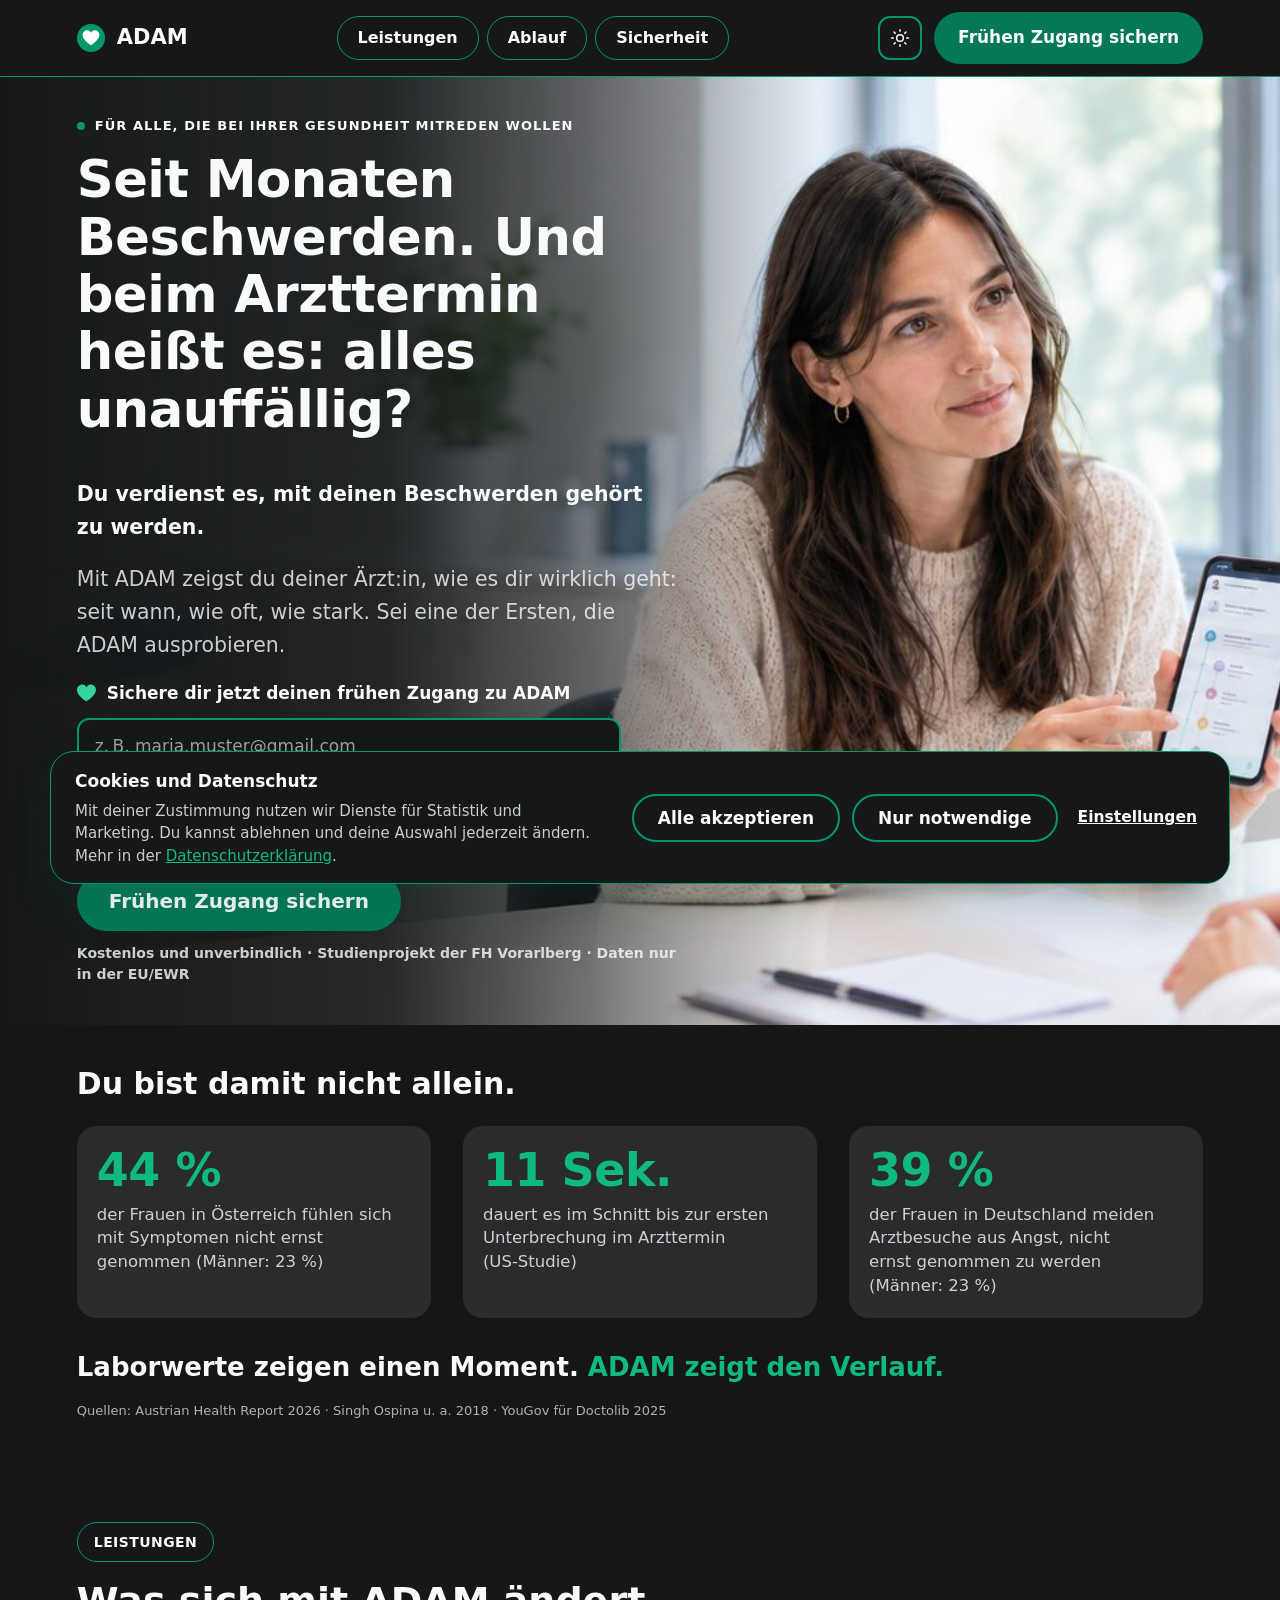
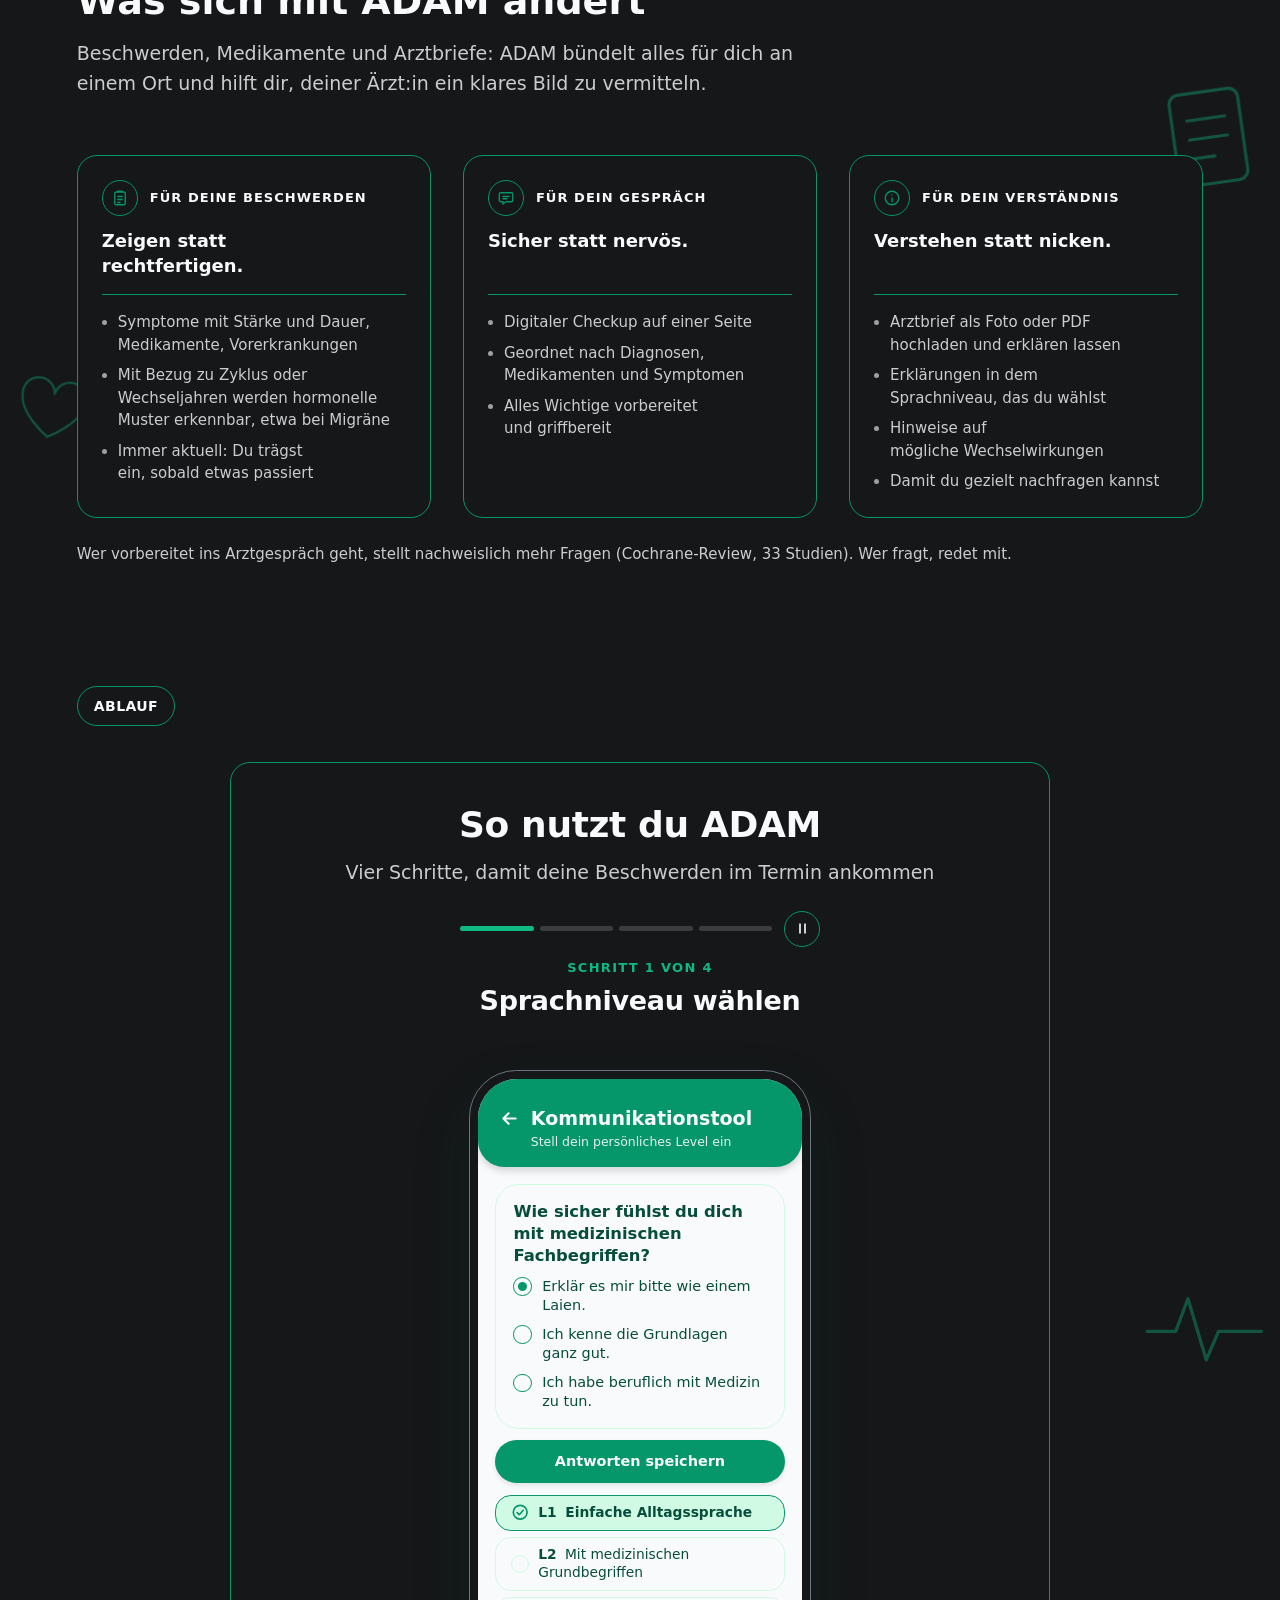
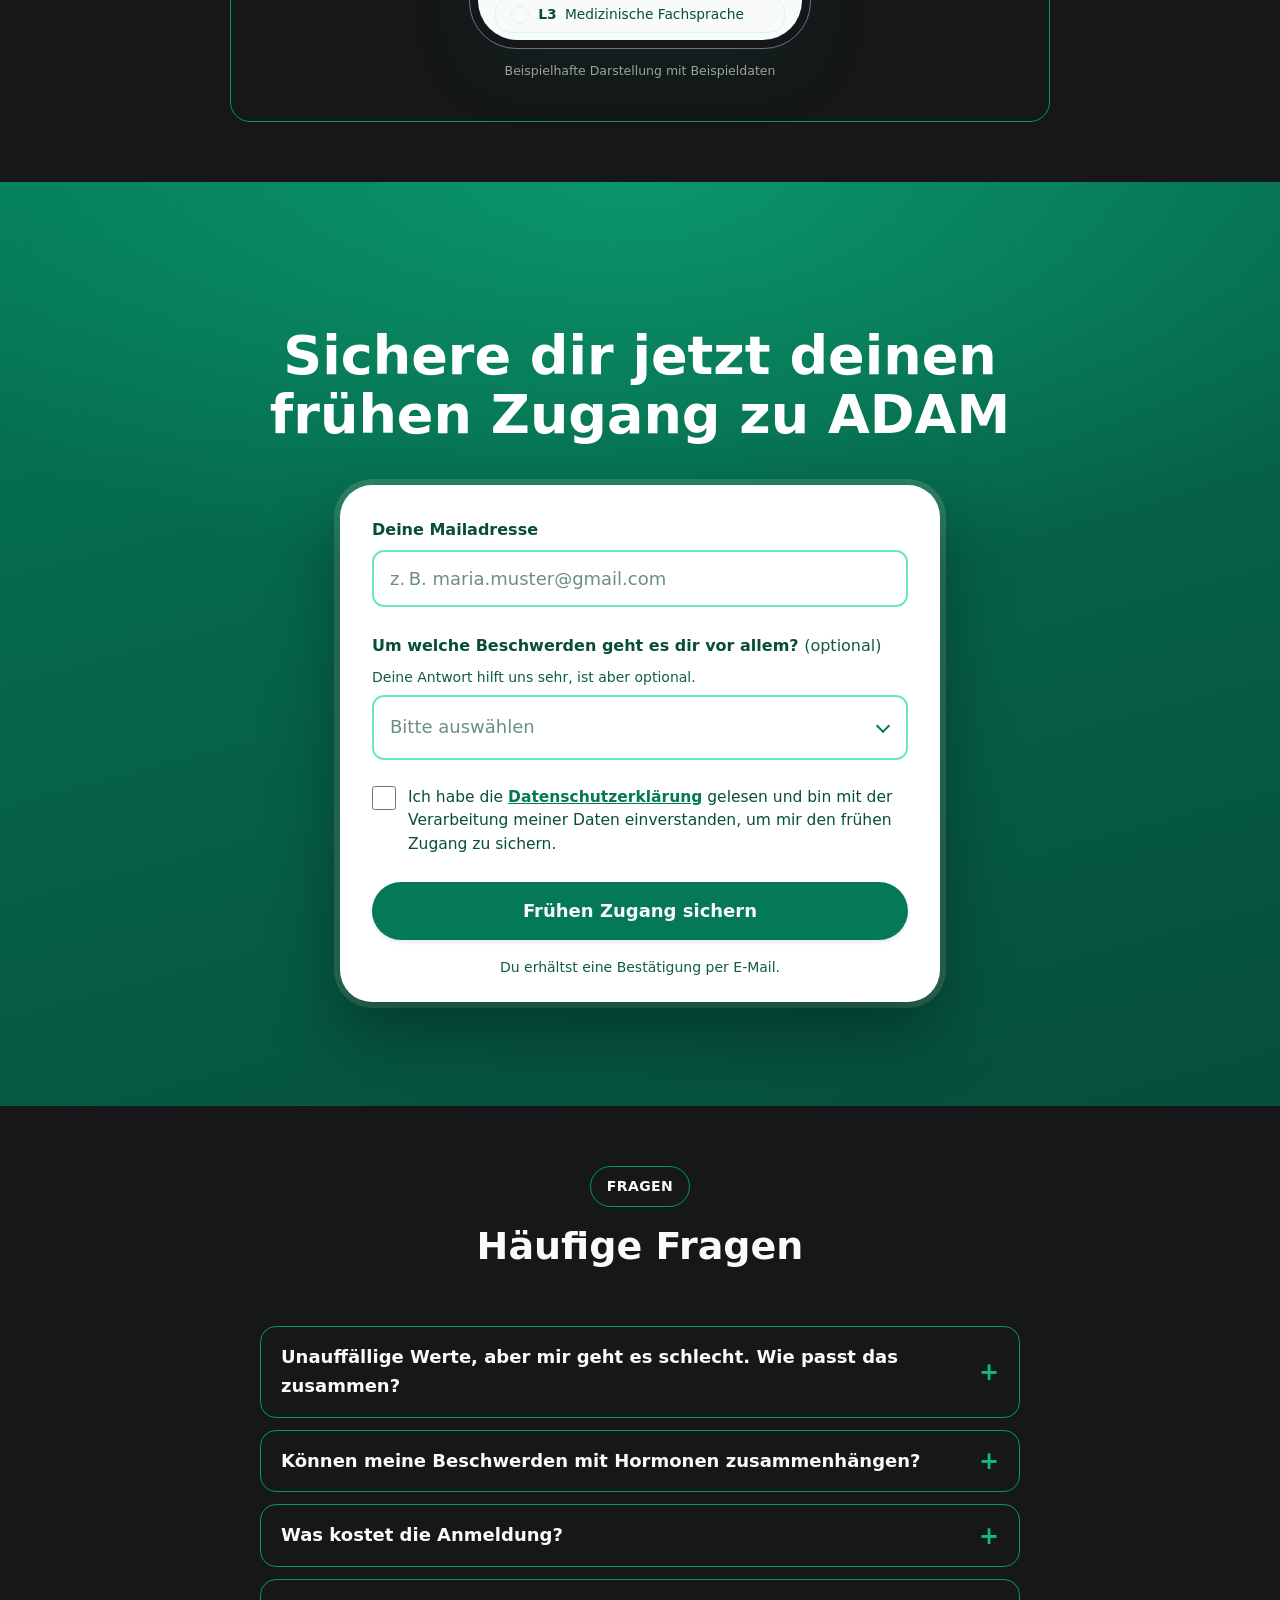
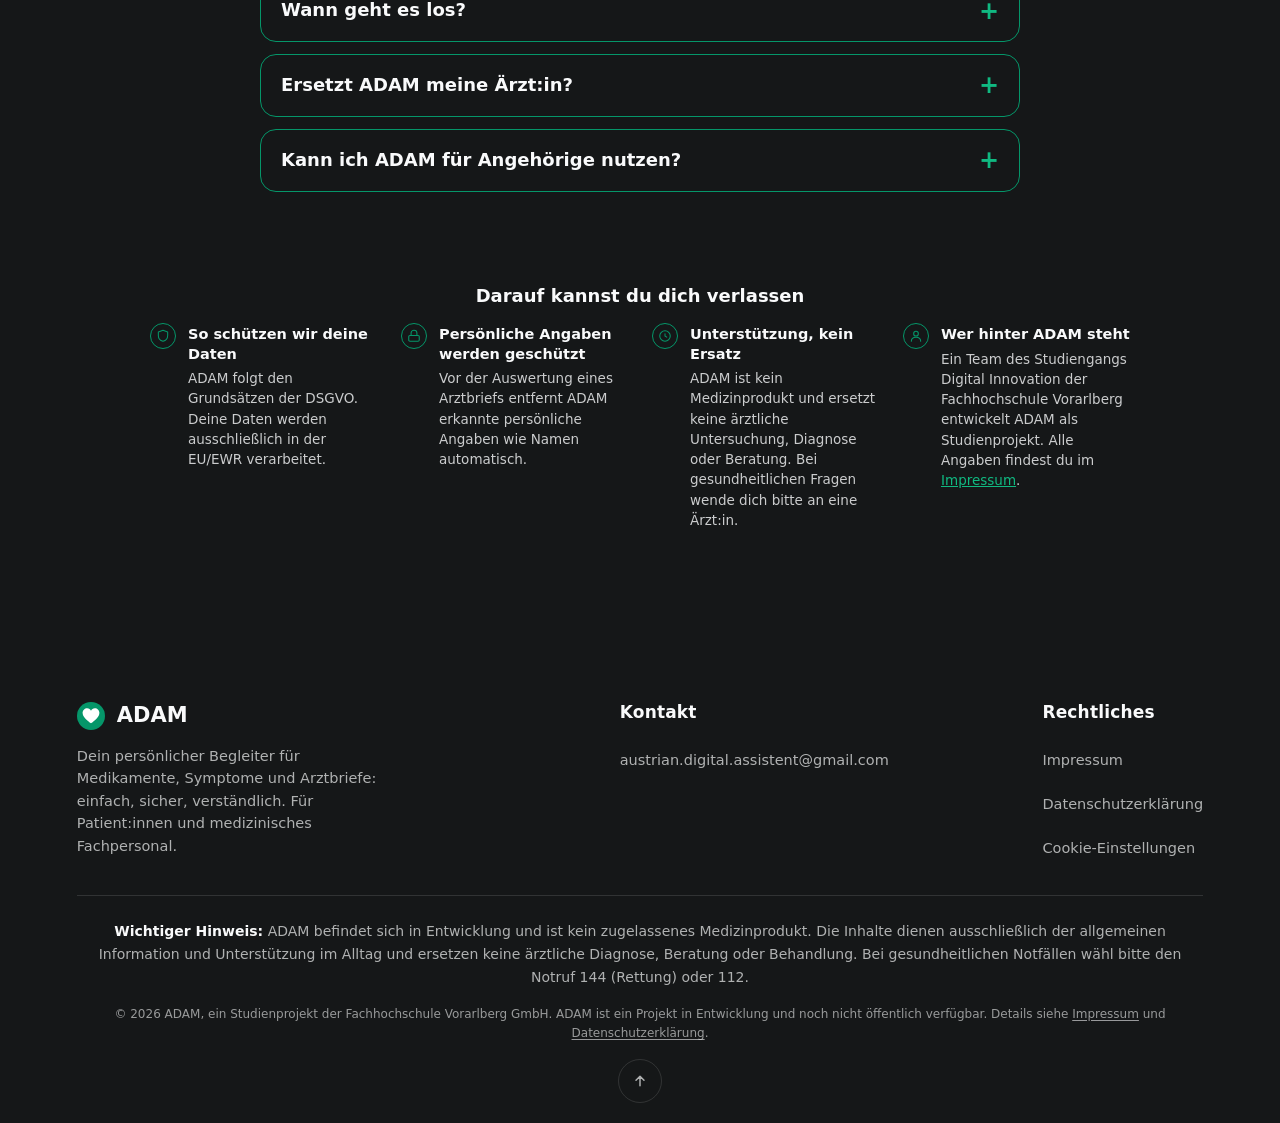
<file: index.html>
<!DOCTYPE html>
<html lang="de" data-theme="dark">
<head>
  <meta charset="UTF-8" />
  <meta name="viewport" content="width=device-width, initial-scale=1.0" />
  <title>ADAM – Beschwerden festhalten, Arztbriefe verstehen</title>
  <meta name="description" content="Halte fest, wie sich deine Beschwerden entwickeln, versteh die Begriffe in deinen Befunden und geh vorbereitet in den nächsten Termin. Jetzt kostenlos frühen Zugang sichern." />
  <meta property="og:type" content="website" />
  <meta property="og:title" content="ADAM – Beschwerden festhalten, Arztbriefe verstehen" />
  <meta property="og:description" content="Halte fest, wie sich deine Beschwerden entwickeln, versteh die Begriffe in deinen Befunden und geh vorbereitet in den nächsten Termin. Jetzt kostenlos frühen Zugang sichern." />
  <link rel="icon" type="image/svg+xml" href="assets/logo.svg" />
  <script>

    (function () {
      try {
        if (localStorage.getItem("adam-theme-v2") === "light") {
          document.documentElement.setAttribute("data-theme", "light");
        }
      } catch (e) {}
    })();
  </script>
  <link rel="stylesheet" href="assets/styles.css" />

  <script src="assets/consent.js"></script>
</head>
<body data-audience="patient" data-variant="a">

  <script>
    document.documentElement.classList.add("js-loading");
    setTimeout(function () { document.documentElement.classList.remove("js-loading"); }, 5000);
  </script>
  <div class="loader" aria-hidden="true">
    <div class="loader__mark">
      <img src="assets/logo.svg" alt="" width="56" height="56" />
      <span class="loader__name">ADAM</span>
      <span class="loader__bar"></span>
    </div>
  </div>
  <script>

    (function () {
      try {
        var params = new URLSearchParams(window.location.search);
        var variant = (params.get("v") || "").toLowerCase();
        var audience = params.get("zielgruppe");
        var body = document.body;
        if (audience === "aerzte") body.setAttribute("data-audience", "aerzte");
        if (variant === "a" || variant === "b") {
          body.setAttribute("data-variant", variant);
          body.setAttribute("data-variant-source", "link");
          body.setAttribute("data-campaign", "true");
        }

        if (body.getAttribute("data-audience") === "aerzte" && "IntersectionObserver" in window) {
          body.classList.add("hero-cta-in-view");
        }
      } catch (e) {}
    })();
  </script>
  <a class="skip-link" href="#hauptinhalt">Direkt zum Hauptinhalt springen</a>

  <header class="site-header">
    <div class="container site-header__inner">
      <a class="brand" href="#hauptinhalt">
        <img src="assets/logo.svg" alt="ADAM Logo" width="28" height="28" />
        <span class="brand__name">ADAM</span>
      </a>

      <nav aria-label="Hauptnavigation">

        <ul class="nav-links">
          <li data-hide-for="patient"><a href="#vergleich">Vergleich</a></li>
          <li>
            <a href="#leistungen">
Leistungen
            </a>
          </li>
          <li><a href="#ablauf">Ablauf</a></li>
          <li><a href="#sicherheit">Sicherheit</a></li>
        </ul>
      </nav>

      <div class="nav-actions">

        <button type="button" class="theme-toggle" id="themeToggle" aria-label="Farbschema wechseln" aria-pressed="false">
          <svg class="icon-sun" viewBox="0 0 24 24" fill="none" stroke="currentColor" stroke-width="1.8" stroke-linecap="round" stroke-linejoin="round"><circle cx="12" cy="12" r="4"/><path d="M12 2v2M12 20v2M4.9 4.9l1.4 1.4M17.7 17.7l1.4 1.4M2 12h2M20 12h2M4.9 19.1l1.4-1.4M17.7 6.3l1.4-1.4"/></svg>
          <svg class="icon-moon" viewBox="0 0 24 24" fill="none" stroke="currentColor" stroke-width="1.8" stroke-linecap="round" stroke-linejoin="round"><path d="M21 12.8A9 9 0 1 1 11.2 3 7 7 0 0 0 21 12.8Z"/></svg>
        </button>

        <a class="btn btn-primary nav-cta" href="#warteliste" data-track="header">
          <span data-audience-content="patient"><span class="nav-cta__long">Frühen Zugang sichern</span><span class="nav-cta__short">Zugang sichern</span></span>
          <span data-audience-content="aerzte"><span class="nav-cta__long">Mit 10 Patient:innen kostenlos testen</span><span class="nav-cta__short">Kostenlos testen</span></span>
        </a>
        <button type="button" class="nav-toggle" id="navToggle" aria-expanded="false" aria-controls="mobileMenu">
          <span class="visually-hidden">Menü öffnen</span>
          <svg viewBox="0 0 24 24" fill="none" stroke="currentColor" stroke-width="2" stroke-linecap="round" id="navToggleIcon"><path d="M4 7h16M4 12h16M4 17h16"/></svg>
        </button>
      </div>
    </div>

    <div class="mobile-menu" id="mobileMenu">
      <div class="container">
        <ul>
          <li data-hide-for="patient"><a href="#vergleich">Vergleich</a></li>
          <li>
            <a href="#leistungen">
Leistungen
            </a>
          </li>
          <li><a href="#ablauf">Ablauf</a></li>
          <li><a href="#sicherheit">Sicherheit</a></li>
        </ul>
        <a class="btn btn-primary btn-block" href="#warteliste" data-track="mobile-menu">
          <span data-audience-content="patient">Frühen Zugang sichern</span>
          <span data-audience-content="aerzte"><span class="nav-cta__long">Mit 10 Patient:innen kostenlos testen</span><span class="nav-cta__short">Kostenlos testen</span></span>
        </a>
      </div>
    </div>
  </header>

  <main id="hauptinhalt">

    <section class="hero" aria-labelledby="hero-heading">

      <div class="hero__photo" data-audience-content="patient">
        <picture>
          <source media="(max-width: 1099px)" srcset="assets/hero-patient-schmal.jpg" />
          <img src="assets/hero-patient-1774.jpg" alt="" width="1774" height="747" fetchpriority="high" decoding="async" />
        </picture>
      </div>
      <div class="hero__photo" data-audience-content="aerzte">
        <picture>
          <source media="(max-width: 699px)" srcset="assets/hero-aerztin-schmal.jpg" />
          <img src="assets/hero-aerztin-1672.jpg" alt="" width="1672" height="941" fetchpriority="high" decoding="async" />
        </picture>
      </div>
      <div class="hero__blob hero__blob--one" aria-hidden="true"></div>
      <div class="hero__blob hero__blob--two" aria-hidden="true"></div>

      <div class="container hero__inner">
        <div>
          <div data-audience-content="patient">
            <p class="kicker">Für alle, die bei ihrer Gesundheit mitreden wollen</p>
          </div>
          <div data-audience-content="aerzte">
            <p class="kicker">Für Vorreiter:innen in Medizin, Pflege und Therapie</p>
          </div>

          <h1 id="hero-heading">
            <span data-audience-content="patient">
              <span data-variant-content="a">Seit Monaten Beschwerden. Und beim Arzttermin heißt es: alles unauffällig?</span>
              <span data-variant-content="b">Eine schwere Diagnose. Und im Arztbrief steht nur Fachchinesisch.</span>
            </span>
            <span data-audience-content="aerzte">
              <span data-variant-content="a">Sie wollten zuhören. Stattdessen suchen Sie.</span>
              <span data-variant-content="b">„Das weiß ich nicht mehr genau.“ Wie oft hören Sie diesen Satz?</span>
            </span>
          </h1>

          <div class="hero__patient" data-audience-content="patient">

            <div class="hero__story hero__story--lead" data-variant-content="a">
              <p class="hero__relief">Du verdienst es, mit deinen Beschwerden gehört zu werden.</p>
            </div>
            <div class="hero__story hero__story--lead" data-variant-content="b">
              <p class="hero__relief">Du willst wissen, was das konkret für dich bedeutet?</p>
            </div>
            <!-- Auf dem Handy steht dieser Satz unter dem Formular, ab 1100 px wie bisher darüber (CSS order). -->
            <div class="hero__story hero__story--more" data-variant-content="a">
              <p>Mit ADAM zeigst du deiner Ärzt:in, wie es dir wirklich geht: seit wann, wie oft, wie stark.<span class="hide-mobile"> Sei eine der Ersten, die ADAM ausprobieren.</span></p>
            </div>
            <div class="hero__story hero__story--more" data-variant-content="b">
              <p>ADAM übersetzt deinen Arztbrief in einfache Worte und schafft Klarheit.</p>
            </div>

            <!-- Kampagne 4: Kurzanmeldung direkt im ersten Bildschirm (nur Mailadresse + Einwilligung).
                 Gleiches Brevo-Formular und gleiche Ereignisse wie unten; GoatCounter zählt zusätzlich
                 hero_form_start und hero_submit, damit man sieht, wie viele das Formular oben nutzen. -->
            <form class="waitlist-form waitlist-form--hero" id="waitlist-form-hero" data-position="hero" aria-labelledby="hero-signup-title" novalidate>
              <div class="waitlist-form__fields">
                <input type="hidden" name="zielgruppe" value="patient" />
                <input type="hidden" name="variante" value="direkt" data-variant-field />
                <p class="hero-signup__title" id="hero-signup-title">Sichere dir jetzt deinen frühen Zugang zu ADAM</p>
                <div class="form-field">
                  <label for="email-hero" class="visually-hidden">Deine Mailadresse</label>
                  <input type="email" id="email-hero" name="email" autocomplete="email" inputmode="email" autocapitalize="off" spellcheck="false" placeholder="z.&#8239;B. maria.muster@gmail.com" required />
                  <p class="form-error" data-error-for="email" aria-live="polite"></p>
                </div>
                <div class="form-field form-field--checkbox">
                  <label class="checkbox-label">
                    <input type="checkbox" name="consent" required data-error-message="Bitte stimme der Datenschutzerklärung zu, um dir den frühen Zugang zu sichern." />
                    <span>Ich habe die <a href="datenschutz.html" target="_blank" rel="noopener">Datenschutzerklärung</a> gelesen<span class="consent-rest"> und bin mit der Verarbeitung meiner Daten einverstanden, um mir den frühen Zugang zu sichern</span>.</span>
                  </label>
                  <p class="form-error" data-error-for="consent" aria-live="polite"></p>
                </div>
                <p class="form-error" data-submit-error aria-live="polite"></p>
                <button class="btn btn-primary btn-lg" type="submit">Frühen Zugang sichern</button>
              </div>

              <div class="form-success" tabindex="-1">
                <p class="form-success__title"><span class="form-success__check" aria-hidden="true"><svg viewBox="0 0 24 24" fill="none" stroke="currentColor" stroke-width="3" stroke-linecap="round" stroke-linejoin="round"><path d="M5 12.5l4.5 4.5L19 7.5"/></svg></span>Danke, du bist dabei!</p>
                <p class="form-success__text">
                  <span data-success-lead>Wir haben dir eine E-Mail geschickt.</span>
                  Darin steht, wie es weitergeht.
                </p>
                <p class="form-success__hint">Keine E-Mail erhalten? <span>Sieh bitte im Spam-Ordner nach.</span></p>

                <!-- Zusatzfrage nach der Anmeldung oben (optional, ein Tipp genügt).
                     Schickt EMAIL + ADAM_PROBLEM noch einmal an Brevo; Brevo ergänzt den bestehenden Kontakt.
                     Zählt in GoatCounter als followup_answer bzw. followup_skip, nicht als zweite Anmeldung. -->
                <div class="followup" data-followup hidden>
                  <button type="button" class="followup__close" data-followup-close aria-label="Frage schließen">
                    <svg viewBox="0 0 24 24" fill="none" stroke="currentColor" stroke-width="2.2" stroke-linecap="round" aria-hidden="true"><path d="M6 6l12 12M18 6 6 18"/></svg>
                  </button>
                  <p class="followup__lead">Mit einer weiteren Angabe hilfst du uns, ADAM weiter zu optimieren.</p>
                  <p class="followup__q" id="followup-q">Um welche Beschwerden geht es dir vor allem?</p>
                  <div class="followup__chips" role="group" aria-labelledby="followup-q">
                    <button type="button" class="followup__chip" data-value="zyklus">Zyklus, z.&nbsp;B. PMS</button>
                    <button type="button" class="followup__chip" data-value="wechseljahre">Wechseljahre</button>
                    <button type="button" class="followup__chip" data-value="migraene">Migräne, Kopfschmerzen</button>
                    <button type="button" class="followup__chip" data-value="schmerzen">Wiederkehrende Schmerzen</button>
                    <button type="button" class="followup__chip" data-value="chronisch">Chronische Beschwerden</button>
                    <button type="button" class="followup__chip" data-value="erschoepfung">Erschöpfung, Schlaf</button>
                    <button type="button" class="followup__chip" data-value="anderes">Etwas anderes</button>
                  </div>
                  <button type="button" class="followup__skip" data-followup-skip>Überspringen</button>
                  <p class="followup__done" data-followup-done hidden>Danke, das hilft uns sehr!</p>
                </div>
                <a class="form-success__next" href="#leistungen" data-followup-next hidden>
                  Mehr über ADAM erfahren
                  <svg viewBox="0 0 24 24" fill="none" stroke="currentColor" stroke-width="2.4" stroke-linecap="round" stroke-linejoin="round" aria-hidden="true"><path d="M12 5v14M6 13l6 6 6-6"/></svg>
                </a>
              </div>
            </form>
            <p class="hero__trust-note">Kostenlos und unverbindlich · Studienprojekt der FH Vorarlberg · Daten nur in der EU/EWR</p>
          </div>

          <div data-audience-content="aerzte">

            <div class="hero__story" data-variant-content="a">
              <p>Zettel entziffern, in ELGA nachsehen, nach Tabletten fragen, deren Namen keiner mehr weiß. Und am Ende bleibt offen, ob die Liste noch stimmt.</p>
              <p>Jede Minute davon fehlt dem Gespräch. Und im Wartezimmer sitzt schon der Nächste.</p>
            </div>
            <div class="hero__story" data-variant-content="b">
              <p>Sie fragen nach. Noch einmal. Und setzen aus Bruchstücken zusammen, was wirklich los ist.</p>
            </div>
          </div>

        </div>

      </div>

      <div class="hero__band proof" data-audience-content="patient">
        <div class="container">
          <div data-variant-content="a">
            <p class="proof__title">Du bist damit nicht allein.</p>
            <ul class="proof__stats">
              <li class="proof__stat"><span class="proof__num">44&nbsp;%</span><span class="proof__text">der Frauen in Österreich fühlen sich mit Symptomen nicht ernst genommen (Männer: 23&nbsp;%)</span></li>
              <li class="proof__stat"><span class="proof__num">11&nbsp;Sek.</span><span class="proof__text">dauert es im Schnitt bis zur ersten Unterbrechung im Arzttermin (US-Studie)</span></li>
              <li class="proof__stat"><span class="proof__num">39&nbsp;%</span><span class="proof__text">der Frauen in Deutschland meiden Arztbesuche aus Angst, nicht ernst genommen zu werden (Männer: 23&nbsp;%)</span></li>
            </ul>
            <p class="proof__claim">Laborwerte zeigen einen Moment. <em class="hero__mark">ADAM zeigt den Verlauf.</em></p>
            <p class="proof__sources">Quellen: Austrian Health Report 2026 · Singh Ospina u.&nbsp;a. 2018 · YouGov für Doctolib 2025</p>
          </div>
          <div data-variant-content="b">
            <p class="proof__title">So geht es den meisten.</p>
            <ul class="proof__stats">
              <li class="proof__stat"><span class="proof__num">40–80&nbsp;%</span><span class="proof__text">von dem, was Ärzt:innen erklären, sind sofort wieder vergessen</span></li>
              <li class="proof__stat"><span class="proof__num">Fast 50&nbsp;%</span><span class="proof__text">von dem, was hängen bleibt, ist falsch erinnert</span></li>
              <li class="proof__stat"><span class="proof__num">Über 50&nbsp;%</span><span class="proof__text">der Menschen in Deutschland finden die Begriffe von Ärzt:innen schwer verständlich</span></li>
            </ul>
            <p class="proof__claim">Der Arztbrief erklärt die Diagnose. <em class="hero__mark">ADAM erklärt den Arztbrief.</em></p>
            <p class="proof__sources">Quellen: Kessels 2003 · Health Literacy Survey Germany (HLS-GER 2)</p>
          </div>
        </div>
      </div>
      <div class="hero__band" data-audience-content="aerzte">
        <div class="container hero__band-inner">
          <div data-variant-content="a">
            <p class="hero__band-turn">Sie sind nicht Ärzt:in geworden, um zu suchen.</p>
            <div class="hero__band-answer">
              <p class="hero__answer">Mit ADAM kommen Ihre Patient:innen <em class="hero__mark">vorbereitet</em>. Und Sie haben wieder Zeit für den Menschen vor Ihnen.</p>
            </div>
          </div>
          <div data-variant-content="b">
            <p class="hero__band-turn">Dabei hängt an diesen Angaben Ihre Diagnose.</p>
            <div class="hero__band-answer">
              <p class="hero__answer">Mit ADAM bringen Ihre Patient:innen ihre Geschichte <em class="hero__mark">geordnet</em> mit. Und Sie entscheiden mit gutem Gefühl.</p>
            </div>
          </div>
        </div>
      </div>
    </section>

    <!-- Vergleich: für Patient:innen ausgeblendet (zu erklärungsbedürftig), Ärzt:innen behalten ihn -->
    <section class="has-deco problem" id="vergleich" aria-labelledby="problem-heading" data-hide-for="patient">
      <div class="deco" aria-hidden="true">
        <div class="deco__item" data-parallax="-0.2" data-side="l" style="--speed: -0.2; --size: 1.3; top: 30%; --rot: 8deg"><svg viewBox="0 0 64 64"><rect x="10" y="14" width="44" height="40" rx="5"/><path d="M10 26h44M22 8v10M42 8v10M22 36h6M36 36h6M22 45h6"/></svg></div>
      </div>
      <div class="container">
        <div class="section-header">
          <span class="eyebrow">Vergleich</span>
          <h2 class="section-title" id="problem-heading">Derselbe Termin, zwei Ausgangslagen</h2>
          <p class="section-intro">
            <span data-audience-content="patient">Schieb den Regler: was du heute zum Termin mitbringst – und was mit ADAM.</span>
            <span data-audience-content="aerzte">Schieben Sie den Regler: was Ihre Patient:innen zum Termin mitbringen, ohne und mit ADAM.</span>
          </p>
        </div>

        <div class="cmp">
          <div class="cmp__card">
            <h3 class="cmp__bar"><span class="cmp__bar-off">Ohne ADAM</span><span class="cmp__bar-on">Mit ADAM</span></h3>
            <ul class="cmp__rows">
              <li class="cmp__row cmp__row--1">
                <span class="cmp__icon" aria-hidden="true"><span class="cmp__q">?</span><svg viewBox="0 0 24 24" fill="none" stroke="currentColor" stroke-width="2.6" stroke-linecap="round" stroke-linejoin="round"><path d="M20 6 9 17l-5-5"/></svg></span>
                <span class="cmp__label">Medikamente</span>
                <span class="cmp__values">
                  <span class="cmp__before"><span class="cmp__tag">Ohne ADAM: </span>„Die kleine weiße für den Blutdruck“</span>
                  <span class="cmp__after"><span class="cmp__tag">Mit ADAM: </span>Ramipril 5 mg, 1× täglich</span>
                </span>
              </li>
              <li class="cmp__row cmp__row--2">
                <span class="cmp__icon" aria-hidden="true"><span class="cmp__q">?</span><svg viewBox="0 0 24 24" fill="none" stroke="currentColor" stroke-width="2.6" stroke-linecap="round" stroke-linejoin="round"><path d="M20 6 9 17l-5-5"/></svg></span>
                <span class="cmp__label">Vorbefund</span>
                <span class="cmp__values">
                  <span class="cmp__before"><span class="cmp__tag">Ohne ADAM: </span><span class="is-inline" data-audience-content="patient">„Im Brief stand irgendwas mit ‚idiopathisch‘.“</span><span class="is-inline" data-audience-content="aerzte">„Der Brief liegt noch zu Hause“</span></span>
                  <span class="cmp__after"><span class="cmp__tag">Mit ADAM: </span><span class="is-inline" data-audience-content="patient">„idiopathisch“ heißt: ohne bekannte Ursache</span><span class="is-inline" data-audience-content="aerzte">Arztbrief hochgeladen</span></span>
                </span>
              </li>
              <li class="cmp__row cmp__row--3">
                <span class="cmp__icon" aria-hidden="true"><span class="cmp__q">?</span><svg viewBox="0 0 24 24" fill="none" stroke="currentColor" stroke-width="2.6" stroke-linecap="round" stroke-linejoin="round"><path d="M20 6 9 17l-5-5"/></svg></span>
                <span class="cmp__label">Symptome</span>
                <span class="cmp__values">
                  <span class="cmp__before"><span class="cmp__tag">Ohne ADAM: </span><span class="is-inline" data-audience-content="patient">„Kopfweh … seit ein paar Wochen? Oder schon Monaten?“</span><span class="is-inline" data-audience-content="aerzte">„Kopfweh, seit wann genau, weiß ich nicht“</span></span>
                  <span class="cmp__after"><span class="cmp__tag">Mit ADAM: </span><span class="is-inline" data-audience-content="patient">Kopfschmerzen seit 6 Wochen, 3× pro Woche, Stärke 6/10</span><span class="is-inline" data-audience-content="aerzte">Kopfschmerzen, leicht, seit gestern</span></span>
                </span>
              </li>
              <li class="cmp__row cmp__row--4">
                <span class="cmp__icon" aria-hidden="true"><span class="cmp__q">?</span><svg viewBox="0 0 24 24" fill="none" stroke="currentColor" stroke-width="2.6" stroke-linecap="round" stroke-linejoin="round"><path d="M20 6 9 17l-5-5"/></svg></span>
                <span class="cmp__label">Familiengeschichte</span>
                <span class="cmp__values">
                  <span class="cmp__before"><span class="cmp__tag">Ohne ADAM: </span>„Da müsste ich meine Mutter fragen“</span>
                  <span class="cmp__after"><span class="cmp__tag">Mit ADAM: </span>Diabetes (Mutter)</span>
                </span>
              </li>
            </ul>
          </div>
          <div class="cmp__control">
            <button type="button" class="cmp__end" data-cmp-to="0">Ohne ADAM</button>
            <input class="cmp__range" type="range" min="0" max="100" step="1" value="0" aria-label="Vergleich: von ohne ADAM bis mit ADAM" />
            <button type="button" class="cmp__end" data-cmp-to="100">Mit ADAM</button>
          </div>
        </div>
      </div>
    </section>

    <section class="has-deco" id="leistungen" aria-label="Leistungen">
      <div class="deco" aria-hidden="true">
        <div class="deco__item" data-parallax="0.2" data-side="r" style="--speed: 0.2; --size: 1.6; top: 28%; --rot: -8deg"><svg viewBox="0 0 64 64"><rect x="14" y="8" width="36" height="48" rx="5"/><path d="M22 22h20M22 32h20M22 42h12"/></svg></div>
        <div class="deco__item" data-parallax="-0.2" data-side="l" style="--speed: -0.2; --size: 1.1; top: 66%; --rot: 10deg"><svg viewBox="0 0 64 64"><path d="M32 54S8 40 8 24a12 12 0 0 1 24-3 12 12 0 0 1 24 3c0 16-24 30-24 30z"/></svg></div>
      </div>
      <div class="container">

        <div class="overview" data-audience-content="patient">
          <div class="overview__header">
            <span class="eyebrow">Leistungen</span>
            <h2 class="section-title">Was sich mit ADAM ändert</h2>
            <p class="section-intro">Beschwerden, Medikamente und Arztbriefe: ADAM bündelt alles für dich an einem Ort und hilft dir, deiner Ärzt:in ein klares Bild zu vermitteln.</p>
          </div>

          <ul class="services">
            <li class="service">
              <h3 class="kicker"><span class="service__icon" aria-hidden="true"><svg viewBox="0 0 24 24" fill="none" stroke="currentColor" stroke-width="1.8" stroke-linecap="round" stroke-linejoin="round"><rect x="5" y="4" width="14" height="17" rx="2"/><path d="M9 4V3h6v1M9 10h6M9 14h6M9 18h3"/></svg></span>Für deine Beschwerden</h3>
              <p class="service__claim">Zeigen statt rechtfertigen.</p>
              <ul class="service__list">
                <li>Symptome mit Stärke und Dauer, Medikamente, Vorerkrankungen</li>
                <li>Mit Bezug zu Zyklus oder Wechseljahren werden hormonelle Muster erkennbar, etwa bei Migräne</li>
                <li>Immer aktuell: Du trägst ein, sobald etwas passiert</li>
              </ul>
            </li>
            <li class="service">
              <h3 class="kicker"><span class="service__icon" aria-hidden="true"><svg viewBox="0 0 24 24" fill="none" stroke="currentColor" stroke-width="1.8" stroke-linecap="round" stroke-linejoin="round"><path d="M5 5h14a2 2 0 0 1 2 2v8a2 2 0 0 1-2 2h-7l-4 3v-3H5a2 2 0 0 1-2-2V7a2 2 0 0 1 2-2z"/><path d="M8 10h8M8 13h5"/></svg></span>Für dein Gespräch</h3>
              <p class="service__claim">Sicher statt nervös.</p>
              <ul class="service__list">
                <li>Digitaler Checkup auf einer Seite</li>
                <li>Geordnet nach Diagnosen, Medikamenten und Symptomen</li>
                <li>Alles Wichtige vorbereitet und griffbereit</li>
              </ul>
            </li>
            <li class="service">
              <h3 class="kicker"><span class="service__icon" aria-hidden="true"><svg viewBox="0 0 24 24" fill="none" stroke="currentColor" stroke-width="1.8" stroke-linecap="round" stroke-linejoin="round"><circle cx="12" cy="12" r="9"/><path d="M12 17v-5M12 8h.01"/></svg></span>Für dein Verständnis</h3>
              <p class="service__claim">Verstehen statt nicken.</p>
              <ul class="service__list">
                <li>Arztbrief als Foto oder PDF hochladen und erklären lassen</li>
                <li>Erklärungen in dem Sprachniveau, das du wählst</li>
                <li>Hinweise auf mögliche Wechselwirkungen</li>
                <li>Damit du gezielt nachfragen kannst</li>
              </ul>
            </li>
          </ul>
          <div class="services__dots" aria-hidden="true"><i class="is-active"></i><i></i><i></i></div>
          <p class="services__proof">Wer vorbereitet ins Arztgespräch geht, stellt nachweislich mehr Fragen (Cochrane-Review, 33 Studien). Wer fragt, redet mit.</p>

        </div>

        <div class="overview" data-audience-content="aerzte">
          <div class="overview__header">
            <span class="eyebrow">Leistungen</span>
            <h2 class="section-title">Drei Gründe, ADAM zu empfehlen</h2>
            <p class="section-intro">ADAM ist eine Gesundheits-App für Ihre Patient:innen. Sie bündelt Medikamente, Symptomverläufe und Befunde, erklärt Diagnosen verständlich und erstellt eine kompakte Übersicht für den nächsten Termin.</p>
          </div>

          <ul class="services">
            <li class="service">
              <h3 class="kicker"><span class="service__icon" aria-hidden="true"><svg viewBox="0 0 24 24" fill="none" stroke="currentColor" stroke-width="1.8" stroke-linecap="round" stroke-linejoin="round"><rect x="5" y="4" width="14" height="17" rx="2"/><path d="M9 4V3h6v1M9 10h6M9 14h6M9 18h3"/></svg></span>Für Ihre Diagnosen</h3>
              <p class="service__claim">Alle relevanten Daten an einem Ort.</p>
              <ul class="service__list">
                <li>Medikation, Symptome und Vorerkrankungen</li>
                <li>Arztbriefe als Foto oder PDF</li>
                <li>Von Ihren Patient:innen laufend ergänzt</li>
              </ul>
            </li>
            <li class="service">
              <h3 class="kicker"><span class="service__icon" aria-hidden="true"><svg viewBox="0 0 24 24" fill="none" stroke="currentColor" stroke-width="1.8" stroke-linecap="round" stroke-linejoin="round"><circle cx="12" cy="12" r="9"/><path d="M12 7v5l3 2"/></svg></span>Für Ihre Zeit</h3>
              <p class="service__claim">Alle Daten übersichtlich zusammengeführt.</p>
              <ul class="service__list">
                <li>Digitaler Checkup auf einer Seite</li>
                <li>Gegliedert nach Diagnosen, Medikamenten und Symptomen</li>
                <li>Schon vor dem Termin fertig</li>
              </ul>
            </li>
            <li class="service">
              <h3 class="kicker"><span class="service__icon" aria-hidden="true"><svg viewBox="0 0 24 24" fill="none" stroke="currentColor" stroke-width="1.8" stroke-linecap="round" stroke-linejoin="round"><path d="M5 5h14a2 2 0 0 1 2 2v8a2 2 0 0 1-2 2h-7l-4 3v-3H5a2 2 0 0 1-2-2V7a2 2 0 0 1 2-2z"/><path d="M8 10h8M8 13h5"/></svg></span>Für Ihre Patient:innen</h3>
              <p class="service__claim">Gesundheitsdaten verständlich übersetzt.</p>
              <ul class="service__list">
                <li>Diagnosen in klaren Worten, Sprachniveau einstellbar</li>
                <li>Hinweise auf mögliche Wechselwirkungen</li>
                <li>Gut vorbereitet ins Gespräch mit Ihnen</li>
              </ul>
            </li>
          </ul>

        </div>
      </div>
    </section>

    <section class="has-deco ablauf" id="ablauf" aria-labelledby="ablauf-heading">
      <div class="deco" aria-hidden="true">
        <div class="deco__item" data-parallax="0.2" data-side="r" style="--speed: 0.2; --size: 1.7; top: 55%; --rot: 0deg"><svg viewBox="0 0 64 64"><path d="M4 34h14l6-16 9 30 6-14h21"/></svg></div>
      </div>
      <div class="container">
        <div class="ablauf__header">
          <span class="eyebrow">Ablauf</span>
        </div>

        <div class="howto" data-step="1">
          <div class="howto__text">
            <div class="howto__intro">
              <h2 class="howto__heading" id="ablauf-heading">
                <span data-audience-content="patient">So nutzt du ADAM</span>
                <span data-audience-content="aerzte">Wie Patient:innen ADAM anwenden</span>
              </h2>
              <p class="howto__sub">
                <span data-audience-content="patient">Vier Schritte, damit deine Beschwerden im Termin ankommen</span>
                <span data-audience-content="aerzte">Vier Schritte zu besser vorbereiteten Terminen</span>
              </p>
            </div>

            <p class="visually-hidden" aria-live="polite" aria-atomic="true" data-howto-live></p>
            <div class="howto__step">
            <!-- Film: die vier Schritte laufen automatisch nacheinander ab (assets/script.js, initHowto). -->
            <div class="howto__film-controls" hidden>
              <div class="howto__film-bar" aria-hidden="true"><i></i><i></i><i></i><i></i></div>
              <button type="button" class="howto__film-toggle" aria-label="Film anhalten">
                <svg class="howto__icon-pause" viewBox="0 0 24 24" fill="none" stroke="currentColor" stroke-width="2.6" stroke-linecap="round" aria-hidden="true"><path d="M8 5v14M16 5v14"/></svg>
                <svg class="howto__icon-play" viewBox="0 0 24 24" fill="currentColor" aria-hidden="true"><path d="M8 5.5v13a1 1 0 0 0 1.5.86l10.5-6.5a1 1 0 0 0 0-1.72L9.5 4.64A1 1 0 0 0 8 5.5Z"/></svg>
              </button>
            </div>
            <p class="howto__count">Schritt <span data-howto-current>1</span> von 4</p>
            <div class="howto__panels">
              <div class="howto__panel is-active">
                <h3 class="howto__title">Sprachniveau wählen</h3>
                <p class="howto__desc"><span data-audience-content="patient">Du entscheidest, wie einfach oder fachlich ADAM dir alles erklärt.</span><span data-audience-content="aerzte">Ihre Patient:innen wählen, wie einfach oder fachlich ADAM erklärt. Verstandene Erklärungen können Ihnen im Termin das Erklären von Grundlagen ersparen.</span></p>
              </div>
              <div class="howto__panel">
                <h3 class="howto__title"><span class="is-inline" data-audience-content="patient">Beschwerden erfassen, Arztbrief hochladen</span><span class="is-inline" data-audience-content="aerzte">Angaben erfassen und Arztbrief hochladen</span></h3>
                <p class="howto__desc"><span data-audience-content="patient">Symptome, Medikamente und Arztbriefe als Bild oder PDF: alles an einem Ort statt auf Zetteln und im Kopf.</span><span data-audience-content="aerzte">Ihre Patient:innen erfassen Symptome und Medikamente und laden Arztbriefe als Bild oder PDF hoch. So können Ihnen die Angaben zum Termin gebündelt vorliegen, statt dass Sie sie einzeln erfragen.</span></p>
              </div>
              <div class="howto__panel">
                <h3 class="howto__title">Diagnosen erklären lassen</h3>
                <p class="howto__desc"><span data-audience-content="patient">ADAM erklärt die Diagnosen aus deinem Arztbrief in deinem Sprachniveau.</span><span data-audience-content="aerzte">ADAM erklärt Diagnosen aus dem Arztbrief im gewählten Sprachniveau. Das kann zu klareren Angaben und gezielteren Fragen in Ihrem Gespräch führen.</span></p>
              </div>
              <div class="howto__panel">
                <h3 class="howto__title"><span class="is-inline" data-audience-content="patient">Alle Daten übersichtlich zusammengefasst</span><span class="is-inline" data-audience-content="aerzte">Checkup zusammenfassen</span></h3>
                <p class="howto__desc"><span data-audience-content="patient">Dein digitaler Checkup fasst deine Einträge übersichtlich zusammen und macht bei Bedarf Muster sichtbar, etwa rund um Zyklus oder Wechseljahre. So hast du im Termin alles schwarz auf weiß.</span><span data-audience-content="aerzte">Der digitale Checkup führt Diagnosen, Medikamente und Symptome auf einer Seite zusammen. Die Übersicht gibt Ihnen schnell Orientierung und kann Nachfragen im Termin ersparen.</span></p>
              </div>
            </div>
            </div>

            <div class="howto__pager">
              <button type="button" class="howto__arrow" data-howto-prev aria-label="Zurück: vorheriger Schritt" title="Zurück"><svg viewBox="0 0 24 24" fill="none" stroke="currentColor" stroke-width="2.2" stroke-linecap="round" stroke-linejoin="round" aria-hidden="true"><path d="M19 12H5M11 6l-6 6 6 6"/></svg></button>
              <button type="button" class="howto__arrow" data-howto-next aria-label="Weiter: nächster Schritt" title="Weiter"><svg viewBox="0 0 24 24" fill="none" stroke="currentColor" stroke-width="2.2" stroke-linecap="round" stroke-linejoin="round" aria-hidden="true"><path d="M5 12h14M13 6l6 6-6 6"/></svg></button>
            </div>

            <p class="howto__note howto__note--end">Beispielhafte Darstellung mit Beispieldaten</p>
          </div>

          <div class="howto__demo" aria-hidden="true">
            <div class="demo-phone">
              <div class="demo-screen">

                <div class="demo-scene demo-scene--1">
                  <div class="demo-head">
                    <span class="demo-head__title"><svg viewBox="0 0 24 24" fill="none" stroke="currentColor" stroke-width="2.4" stroke-linecap="round" stroke-linejoin="round"><path d="M19 12H5M11 6l-6 6 6 6"/></svg>Kommunikationstool</span>
                    <span class="demo-head__sub"><span class="is-inline" data-audience-content="patient">Stell dein persönliches Level ein</span><span class="is-inline" data-audience-content="aerzte">Stellen Sie Ihr persönliches Level ein</span></span>
                  </div>
                  <div class="demo-body">
                    <div class="demo-card">
                      <p class="demo-question"><span class="is-inline" data-audience-content="patient">Wie sicher fühlst du dich mit medizinischen Fachbegriffen?</span><span class="is-inline" data-audience-content="aerzte">Wie sicher fühlen Sie sich mit medizinischen Fachbegriffen?</span></p>
                      <p class="demo-radio"><i><b></b></i><span><span class="is-inline" data-audience-content="patient">Erklär es mir bitte wie einem Laien.</span><span class="is-inline" data-audience-content="aerzte">Bitte erklären Sie es mir wie einem Laien.</span></span></p>
                      <p class="demo-radio"><i></i><span>Ich kenne die Grundlagen ganz gut.</span></p>
                      <p class="demo-radio"><i></i><span>Ich habe beruflich mit Medizin zu tun.</span></p>
                    </div>
                    <div class="demo-btn">Antworten speichern</div>
                    <div class="demo-levels">
                      <p class="demo-level demo-level--current"><svg viewBox="0 0 24 24" fill="none" stroke="currentColor" stroke-width="2.2" stroke-linecap="round" stroke-linejoin="round"><circle cx="12" cy="12" r="9"/><path d="M8 12.5l2.8 2.8L16 9.5"/></svg><span><strong>L1</strong> Einfache Alltagssprache</span></p>
                      <p class="demo-level"><i></i><span><strong>L2</strong> Mit medizinischen Grundbegriffen</span></p>
                      <p class="demo-level"><i></i><span><strong>L3</strong> Medizinische Fachsprache</span></p>
                    </div>
                  </div>
                </div>

                <div class="demo-scene demo-scene--2">
                  <div class="demo-sub demo-sub--med">
                  <div class="demo-head">
                    <span class="demo-head__title"><svg viewBox="0 0 24 24" fill="none" stroke="currentColor" stroke-width="2.4" stroke-linecap="round" stroke-linejoin="round"><path d="M19 12H5M11 6l-6 6 6 6"/></svg><span class="is-inline" data-audience-content="patient">Symptomtagebuch</span><span class="is-inline" data-audience-content="aerzte">Aktuelle Medikamente</span></span>
                    <span class="demo-head__sub"><span class="is-inline" data-audience-content="patient">Halte deine Beschwerden fest</span><span class="is-inline" data-audience-content="aerzte">Verwalten Sie Ihre medizinischen Daten</span></span>
                  </div>
                  <div class="demo-body">
                    <div class="demo-btn">+ Eintrag hinzufügen<em class="demo-tap" style="--tap: 0.15s"></em></div>
                    <p class="demo-section">Einträge</p>
                    <div class="demo-slot">
                      <p class="demo-empty demo-med__empty"><span class="is-inline" data-audience-content="patient">Keine Einträge vorhanden.</span><span class="is-inline" data-audience-content="aerzte">Keine Medikamente vorhanden.</span></p>
                      <div class="demo-card demo-med__form">
                        <p class="demo-card__title"><span class="is-inline" data-audience-content="patient">Neue Beschwerde</span><span class="is-inline" data-audience-content="aerzte">Neues Medikament</span></p>
                        <p class="demo-input"><small><span class="is-inline" data-audience-content="patient">Beschwerde</span><span class="is-inline" data-audience-content="aerzte">Medikamentenname</span></small><span><b class="demo-med__v1"><span class="is-inline" data-audience-content="patient">Migräne</span><span class="is-inline" data-audience-content="aerzte">Ramipril</span></b></span></p>
                        <div class="demo-input-row">
                          <p class="demo-input"><small><span class="is-inline" data-audience-content="patient">Datum</span><span class="is-inline" data-audience-content="aerzte">Dosierung</span></small><span><b class="demo-med__v2"><span class="is-inline" data-audience-content="patient">28.09.2026</span><span class="is-inline" data-audience-content="aerzte">5</span></b></span></p>
                          <p class="demo-input"><small><span class="is-inline" data-audience-content="patient">Stärke</span><span class="is-inline" data-audience-content="aerzte">Einheit</span></small><span><b class="demo-med__v2"><span class="is-inline" data-audience-content="patient">6/10</span><span class="is-inline" data-audience-content="aerzte">mg</span></b></span></p>
                        </div>
                        <p class="demo-input"><small><span class="is-inline" data-audience-content="patient">Zyklustag</span><span class="is-inline" data-audience-content="aerzte">Einnahmehäufigkeit</span></small><span><b class="demo-med__v3"><span class="is-inline" data-audience-content="patient">Tag 27 von 28</span><span class="is-inline" data-audience-content="aerzte">1x täglich</span></b></span></p>
                        <div class="demo-btn">Speichern<em class="demo-tap" style="--tap: 1.5s"></em></div>
                      </div>
                      <div class="demo-card demo-med__card">
                        <p class="demo-card__title"><span class="is-inline" data-audience-content="patient">Migräne</span><span class="is-inline" data-audience-content="aerzte">Ramipril</span></p>
                        <p class="demo-field"><small><span class="is-inline" data-audience-content="patient">Datum:</span><span class="is-inline" data-audience-content="aerzte">Wirkung/Dosierung:</span></small><span class="is-inline" data-audience-content="patient">28.09.2026</span><span class="is-inline" data-audience-content="aerzte">5 mg</span></p>
                        <p class="demo-field"><small><span class="is-inline" data-audience-content="patient">Stärke:</span><span class="is-inline" data-audience-content="aerzte">Einnahmehäufigkeit:</span></small><span class="is-inline" data-audience-content="patient">6/10</span><span class="is-inline" data-audience-content="aerzte">1x täglich</span></p>
                        <p class="demo-field" data-audience-content="patient"><small>Zyklustag:</small>Tag 27 von 28</p>
                      </div>
                    </div>
                  </div>
                  </div>
                  <div class="demo-sub demo-sub--doc">
                  <div class="demo-head">
                    <span class="demo-head__title"><svg viewBox="0 0 24 24" fill="none" stroke="currentColor" stroke-width="2.4" stroke-linecap="round" stroke-linejoin="round"><path d="M19 12H5M11 6l-6 6 6 6"/></svg>Diagnosen</span>
                    <span class="demo-head__sub"><span class="is-inline" data-audience-content="patient">Deine eingetragenen Diagnosen</span><span class="is-inline" data-audience-content="aerzte">Ihre eingetragenen Diagnosen</span></span>
                  </div>
                  <div class="demo-body">
                    <div class="demo-btn">+ Manuell hinzufügen</div>
                    <div class="demo-btn demo-btn--grey demo-upload">
                      <span class="demo-upload__idle">Arztbrief hochladen (Bild / PDF)</span>
                      <span class="demo-upload__busy">Analysiere Arztbrief...</span>
                    </div>
                    <p class="demo-file">
                      <span class="demo-file__type">PDF</span>
                      <span class="demo-file__name">Arztbrief_02-10-2026.pdf</span>
                      <span class="demo-file__done"><svg viewBox="0 0 24 24" fill="none" stroke="currentColor" stroke-width="3" stroke-linecap="round" stroke-linejoin="round"><path d="M5 12.5l4.5 4.5L19 7.5"/></svg></span>
                      <span class="demo-file__bar"></span>
                    </p>
                    <p class="demo-section">Diagnosen</p>
                    <div class="demo-slot">
                      <p class="demo-empty">Keine Diagnosen vorhanden.</p>
                      <div class="demo-card demo-upload__card">
                        <p class="demo-card__title">Essentielle Hypertonie</p>
                        <p class="demo-field"><small>ICD-Code:</small>I10</p>
                        <p class="demo-field"><small>Medikamente:</small>Ramipril 5 mg, 1× täglich</p>
                        <p class="demo-field"><small>Datum:</small>02.10.2026</p>
                      </div>
                    </div>
                  </div>
                  <div class="demo-sheet">
                    <p class="demo-sheet__title">Datei auswählen</p>
                    <p class="demo-sheet__row demo-sheet__row--picked"><span class="demo-file__type">PDF</span><span class="demo-file__name">Arztbrief_02-10-2026.pdf</span><span class="demo-sheet__check"><svg viewBox="0 0 24 24" fill="none" stroke="currentColor" stroke-width="3" stroke-linecap="round" stroke-linejoin="round"><path d="M5 12.5l4.5 4.5L19 7.5"/></svg></span></p>
                    <p class="demo-sheet__row"><span class="demo-file__type">JPG</span><span class="demo-file__name">Impfpass.jpg</span></p>
                  </div>
                  </div>
                </div>

                <div class="demo-scene demo-scene--3">
                  <div class="demo-head">
                    <span class="demo-head__title"><svg viewBox="0 0 24 24" fill="none" stroke="currentColor" stroke-width="2.4" stroke-linecap="round" stroke-linejoin="round"><path d="M19 12H5M11 6l-6 6 6 6"/></svg>Diagnosen</span>
                    <span class="demo-head__sub"><span class="is-inline" data-audience-content="patient">Deine eingetragenen Diagnosen</span><span class="is-inline" data-audience-content="aerzte">Ihre eingetragenen Diagnosen</span></span>
                  </div>
                  <div class="demo-body">
                    <div class="demo-card">
                      <p class="demo-card__title">Essentielle Hypertonie</p>
                      <p class="demo-field"><small>ICD-Code:</small>I10</p>
                      <div class="demo-answer">
                        <p class="demo-field"><small>Erklärung:</small><span class="demo-say" style="--n: 0">Im Arztbrief steht: essentielle Hypertonie.</span> <span class="demo-say" style="--n: 1">Das bedeutet Bluthochdruck. Der Blutdruck ist dauerhaft zu hoch.</span> <span class="demo-say" style="--n: 2">Oft spürt man lange nichts davon.</span> <span class="demo-say" style="--n: 3">Fragen dazu am besten beim nächsten Termin besprechen.</span></p>
                        <p class="demo-field demo-say" style="--n: 4"><small>Hinweis:</small>Kein Ersatz für das persönliche Gespräch mit der Ärzt:in.</p>
                      </div>
                      <div class="demo-btn demo-explain">
                        <span class="demo-explain__idle">Erklären lassen</span>
                        <span class="demo-explain__busy">Wird generiert...</span>
                        <em class="demo-tap" style="--tap: 0.35s"></em>
                      </div>
                    </div>
                  </div>
                </div>

                <div class="demo-scene demo-scene--4">
                  <div class="demo-head">
                    <span class="demo-head__title"><svg viewBox="0 0 24 24" fill="none" stroke="currentColor" stroke-width="2.4" stroke-linecap="round" stroke-linejoin="round"><path d="M19 12H5M11 6l-6 6 6 6"/></svg>Digitaler Checkup</span>
                    <span class="demo-head__sub"><span class="is-inline" data-audience-content="patient">Zusammenfassung deiner Gesundheitsdaten</span><span class="is-inline" data-audience-content="aerzte">Zusammenfassung Ihrer Gesundheitsdaten</span></span>
                  </div>
                  <div class="demo-body">
                    <div class="demo-dates">
                      <p class="demo-date"><small>Von:</small><span>01.09.2026</span></p>
                      <p class="demo-date"><small>Bis:</small><span>06.10.2026</span></p>
                    </div>
                    <div class="demo-btn">Checkup erstellen<em class="demo-tap" style="--tap: 0.7s"></em></div>
                    <div class="demo-group" style="--g: 0">
                      <p class="demo-section">Diagnosen (1)</p>
                      <p class="demo-mini"><strong>Essentielle Hypertonie</strong><small>I10 · 2026</small></p>
                    </div>
                    <div class="demo-group" style="--g: 1">
                      <p class="demo-section">Medikamente (1)</p>
                      <p class="demo-mini"><strong>Ramipril</strong><small>5 mg · 1× täglich</small></p>
                    </div>
                    <div class="demo-group" style="--g: 2">
                      <p class="demo-section">Symptome (1)</p>
                      <p class="demo-mini"><strong><span class="is-inline" data-audience-content="patient">Migräne</span><span class="is-inline" data-audience-content="aerzte">Kopfschmerzen</span></strong><small><span class="is-inline" data-audience-content="patient">Stärke 6/10 · meist 1–2 Tage vor der Periode</span><span class="is-inline" data-audience-content="aerzte">Intensität 4/10 · 2 Tage</span></small></p>
                    </div>
                  </div>
                </div>

              </div>
            </div>
            <p class="howto__note">Beispielhafte Darstellung mit Beispieldaten</p>
          </div>
        </div>
      </div>
    </section>

    <section class="has-deco waitlist" id="warteliste" aria-label="Anmeldung">
      <div class="deco" aria-hidden="true">
        <div class="deco__item" data-parallax="0.2" data-side="r" style="--speed: 0.2; --size: 1.2; top: 18%; --rot: 8deg"><svg viewBox="0 0 64 64"><rect x="8" y="14" width="48" height="36" rx="5"/><path d="m8 18 24 18 24-18"/></svg></div>
      </div>
      <div class="container">
        <div class="waitlist__head" data-audience-content="patient">
          <svg class="footer-pulse waitlist__pulse" viewBox="0 0 240 40" aria-hidden="true"><path pathLength="1" d="M0 24H86l7-1 6-10 9 20 6-14 5 5H240"/></svg>
          <h2 class="section-title waitlist__title" id="warteliste-heading-patient">Sichere dir jetzt deinen frühen Zugang zu ADAM</h2>
        </div>
        <div data-audience-content="aerzte">
          <span class="eyebrow">Für Vorreiter:innen</span>
          <h2 class="section-title" id="warteliste-heading-aerzte">Bereit für eine neue Zusammenarbeit mit Ihren Patient:innen?</h2>
          <p class="section-intro">
            Vorbereitete Patient:innen, konzentrierte Termine. Die ersten 5 Angemeldeten testen ADAM
            mit je 10 Patient:innen, alle weiteren kommen auf die Warteliste.
          </p>

          <ol class="steps">
            <li class="step">
              <span class="step__number" aria-hidden="true">1</span>
              <h3>Eintragen</h3>
              <p>Name, Mailadresse und Beruf genügen.</p>
            </li>
            <li class="step">
              <span class="step__number" aria-hidden="true">2</span>
              <h3>Einladungen erhalten</h3>
              <p>Sind Sie unter den ersten 5, bekommen Sie zum Start der Testphase zehn Einladungen mit persönlichem Code.</p>
            </li>
            <li class="step">
              <span class="step__number" aria-hidden="true">3</span>
              <h3>Persönlich weitergeben</h3>
              <p>Ihre Patient:innen tragen ihre Daten zu Hause ein und bringen die Zusammenfassung zum Termin mit.</p>
            </li>
          </ol>

          <div class="benefit-chips">
            <span class="benefit-chip">
              <svg viewBox="0 0 24 24" fill="none" stroke="currentColor" stroke-width="1.8" stroke-linecap="round" stroke-linejoin="round" aria-hidden="true"><path d="M20 6 9 17l-5-5"/></svg>
              Kostenlos und unverbindlich
            </span>
            <span class="benefit-chip">
              <svg viewBox="0 0 24 24" fill="none" stroke="currentColor" stroke-width="1.8" stroke-linecap="round" stroke-linejoin="round" aria-hidden="true"><path d="M20 6 9 17l-5-5"/></svg>
              Keine Installation nötig
            </span>
            <span class="benefit-chip">
              <svg viewBox="0 0 24 24" fill="none" stroke="currentColor" stroke-width="1.8" stroke-linecap="round" stroke-linejoin="round" aria-hidden="true"><path d="M20 6 9 17l-5-5"/></svg>
              Mitsprache bei der Weiterentwicklung
            </span>
          </div>
        </div>

        <div class="waitlist-card">

          <form class="waitlist-form" id="waitlist-form-patient" data-audience-content="patient" novalidate>
            <div class="waitlist-form__fields">
              <input type="hidden" name="zielgruppe" value="patient" />
              <input type="hidden" name="variante" value="direkt" data-variant-field />
              <div class="form-field">
                <label for="email-patient">Deine Mailadresse</label>
                <input type="email" id="email-patient" name="email" autocomplete="email" inputmode="email" autocapitalize="off" spellcheck="false" placeholder="z.&#8239;B. maria.muster@gmail.com" required />
                <p class="form-error" data-error-for="email" aria-live="polite"></p>
              </div>

              <div class="form-field">
                <label for="nutzen-patient">Um welche Beschwerden geht es dir vor allem? <span class="form-label-optional">(optional)</span></label>
                <p class="form-hint" id="nutzen-patient-hint">Deine Antwort hilft uns sehr, ist aber optional.</p>
                <select id="nutzen-patient" name="problem" aria-describedby="nutzen-patient-hint">
                  <option value="" selected>Bitte auswählen</option>
                  <option value="zyklus">Beschwerden rund um den Zyklus (z. B. Regelschmerzen, PMS)</option>
                  <option value="wechseljahre">Beschwerden in den Wechseljahren</option>
                  <option value="migraene">Migräne oder starke Kopfschmerzen</option>
                  <option value="schmerzen">Wiederkehrende Schmerzen (z. B. Bauch-, Rückenschmerzen)</option>
                  <option value="chronisch">Chronische Beschwerden oder Erkrankungen</option>
                  <option value="erschoepfung">Erschöpfung oder Schlafprobleme</option>
                  <option value="anderes">Etwas anderes</option>
                </select>
                <p class="form-error" data-error-for="problem" aria-live="polite"></p>
              </div>
              <div class="form-field form-field--checkbox">
                <label class="checkbox-label">
                  <input type="checkbox" name="consent" required data-error-message="Bitte stimme der Datenschutzerklärung zu, um dir den frühen Zugang zu sichern." />
                  <span>Ich habe die <a href="datenschutz.html" target="_blank" rel="noopener">Datenschutzerklärung</a> gelesen<span class="consent-rest"> und bin mit der Verarbeitung meiner Daten einverstanden, um mir den frühen Zugang zu sichern</span>.</span>
                </label>
                <p class="form-error" data-error-for="consent" aria-live="polite"></p>
              </div>
              <p class="form-error" data-submit-error aria-live="polite"></p>
              <button class="btn btn-primary" type="submit">Frühen Zugang sichern</button>
              <p class="form-fineprint">Du erhältst eine Bestätigung per E-Mail.</p>
            </div>

            <div class="form-success" tabindex="-1">
              <span class="form-success__icon" aria-hidden="true">
                <svg viewBox="0 0 24 24" fill="none" stroke="currentColor" stroke-width="1.8" stroke-linecap="round" stroke-linejoin="round"><path d="M22 13V6a2 2 0 0 0-2-2H4a2 2 0 0 0-2 2v12a2 2 0 0 0 2 2h8"/><path d="m22 7-8.97 5.7a1.94 1.94 0 0 1-2.06 0L2 7"/><path d="m16 19 2 2 4-4"/></svg>
              </span>
              <p class="form-success__title">Danke, du bist dabei!</p>
              <p class="form-success__text">
                <span data-success-lead>Wir haben dir eine E-Mail geschickt.</span>
                Darin steht, wie es weitergeht.
              </p>
              <p class="form-success__hint">Keine E-Mail erhalten? <span>Sieh bitte im Spam-Ordner nach.</span></p>
              <!-- Teilen-Hinweis: erst nach der Testwoche einschalten (SHARE_ENABLED in assets/script.js) -->
              <div class="form-success__share" data-share hidden>
                <p>Kennst du jemanden, dem ADAM helfen könnte?</p>
                <a class="btn btn-ghost" data-share-link href="#" target="_blank" rel="noopener">Per WhatsApp teilen</a>
              </div>
            </div>
          </form>

          <form class="waitlist-form" id="waitlist-form-aerzte" data-audience-content="aerzte" novalidate>
            <div class="waitlist-form__fields">
              <input type="hidden" name="zielgruppe" value="aerzte" />

              <input type="hidden" name="variante" value="direkt" data-variant-field />
              <div class="form-field">
                <label for="name-aerzte">Name</label>
                <input type="text" id="name-aerzte" name="name" autocomplete="name" required data-error-message="Bitte geben Sie Ihren Namen ein." />
                <p class="form-error" data-error-for="name" aria-live="polite"></p>
              </div>
              <div class="form-field">
                <label for="email-aerzte">Mailadresse</label>
                <input type="email" id="email-aerzte" name="email" autocomplete="email" required />
                <p class="form-error" data-error-for="email" aria-live="polite"></p>
              </div>
              <div class="form-field">
                <label for="beruf-aerzte">Ich bin …</label>
                <select id="beruf-aerzte" name="beruf" required data-error-message="Bitte wählen Sie Ihren Beruf aus.">
                  <option value="" disabled selected>Bitte auswählen</option>
                  <option value="hausaerztin">Hausärzt:in</option>
                  <option value="aerztin-praxis">Fachärzt:in in einer Praxis</option>
                  <option value="aerztin-krankenhaus">Ärzt:in im Krankenhaus</option>
                  <option value="krankenpflege">Krankenpfleger:in</option>
                  <option value="altenpflege">Altenpfleger:in</option>
                  <option value="physiotherapie">Physiotherapeut:in</option>
                  <option value="reha-fachpersonal">Reha-Fachpersonal</option>
                  <option value="apothekerin">Apotheker:in</option>
                  <option value="sonstiges-fachpersonal">Sonstiges Fachpersonal</option>
                </select>
                <p class="form-error" data-error-for="beruf" aria-live="polite"></p>
              </div>
              <div class="form-field">
                <label for="problem-aerzte">Welches Problem wiegt für Sie schwerer? <span class="form-label-optional">(optional)</span></label>
                <select id="problem-aerzte" name="problem">
                  <option value="" selected>Bitte auswählen</option>

                  <option value="effektivitaet">Unklare Angaben, Missverständnisse, Fehlen von Informationen</option>
                  <option value="effizienz">Verstreute Daten, zu wenig Zeit</option>
                  <option value="beides">Beides gleich schwer</option>
                </select>
                <p class="form-error" data-error-for="problem" aria-live="polite"></p>
              </div>
              <div class="form-field form-field--checkbox">
                <label class="checkbox-label">
                  <input type="checkbox" name="consent" required data-error-message="Bitte stimmen Sie der Datenschutzerklärung zu, um sich einzutragen." />
                  <span>Ich habe die <a href="datenschutz.html" target="_blank" rel="noopener">Datenschutzerklärung</a> gelesen und bin mit der Verarbeitung meiner Daten zur Anmeldung auf die Warteliste einverstanden.</span>
                </label>
                <p class="form-error" data-error-for="consent" aria-live="polite"></p>
              </div>
              <p class="form-error" data-submit-error aria-live="polite"></p>
              <button class="btn btn-primary" type="submit">Mit 10 Patient:innen kostenlos testen</button>
              <p class="form-fineprint">Kostenlos und unverbindlich. Sie erhalten eine Bestätigung per E-Mail.</p>
            </div>

            <div class="form-success" tabindex="-1">
              <span class="form-success__icon" aria-hidden="true">
                <svg viewBox="0 0 24 24" fill="none" stroke="currentColor" stroke-width="1.8" stroke-linecap="round" stroke-linejoin="round"><path d="M22 13V6a2 2 0 0 0-2-2H4a2 2 0 0 0-2 2v12a2 2 0 0 0 2 2h8"/><path d="m22 7-8.97 5.7a1.94 1.94 0 0 1-2.06 0L2 7"/><path d="m16 19 2 2 4-4"/></svg>
              </span>
              <p class="form-success__title">Vielen Dank für Ihre Anmeldung</p>
              <p class="form-success__text">
                <span data-success-lead>Wir haben Ihnen eine E-Mail geschickt.</span>
                Darin steht, wie es weitergeht.
              </p>
              <p class="form-success__hint">Keine E-Mail erhalten? <span>Sehen Sie bitte im Spam-Ordner nach.</span></p>
            </div>
          </form>

        </div>
      </div>
    </section>

    <section class="faq" id="fragen" data-audience-content="patient" aria-labelledby="faq-heading">
      <div class="container">
        <div class="section-header">
          <span class="eyebrow">Fragen</span>
          <h2 class="section-title" id="faq-heading">Häufige Fragen</h2>
        </div>
        <div class="faq__list">
          <details class="faq__item">
            <summary>Unauffällige Werte, aber mir geht es schlecht. Wie passt das zusammen?</summary>
            <p>Laborwerte können im Normbereich liegen, auch wenn Beschwerden bestehen. Für eine fundierte Beurteilung betrachten Ärzt:innen sie deshalb gemeinsam mit Symptomen, Vorgeschichte und Untersuchungsbefunden. Mit ADAM hast du genau das griffbereit: einheitlich dokumentiert, im Verlauf vergleichbar und immer aktuell. (Quelle: MedlinePlus, US-Nationalbibliothek für Medizin)</p>
          </details>
          <details class="faq__item">
            <summary>Können meine Beschwerden mit Hormonen zusammenhängen?</summary>
            <p>Manchmal ja. Migräne zum Beispiel haben Frauen mehr als doppelt so häufig wie Männer (15&nbsp;% gegenüber 6&nbsp;% in Deutschland), und bei etwa jeder fünften Frau mit Migräne hängen die Attacken mit der Periode zusammen. Auch in den Wechseljahren verändern sich Beschwerden oft. Ob es einen Zusammenhang gibt, zeigt sich meist erst über mehrere Wochen oder Zyklen. Mit ADAM hältst du das fest, die Einschätzung trifft deine Ärzt:in. (Quellen: RKI 2020, Vetvik u.&nbsp;a. 2010)</p>
          </details>
          <details class="faq__item">
            <summary>Was kostet die Anmeldung?</summary>
            <p>Der frühe Zugang ist kostenlos und unverbindlich, und du kannst dich jederzeit wieder abmelden.</p>
          </details>
          <details class="faq__item">
            <summary>Wann geht es los?</summary>
            <p>Wir melden uns per E-Mail, sobald ADAM startet. Vorher bekommst du keine Post von uns.</p>
          </details>
          <details class="faq__item">
            <summary>Ersetzt ADAM meine Ärzt:in?</summary>
            <p>Nein. ADAM ist kein Medizinprodukt und stellt keine Diagnosen. Es hilft dir aber, dich gezielter auf Arzttermine vorzubereiten und alle wichtigen Infos für deine Ärzt:in im Termin greifbar zu haben.</p>
          </details>
          <details class="faq__item">
            <summary>Kann ich ADAM für Angehörige nutzen?</summary>
            <p>Ja, ADAM ist auch für Angehörige gedacht, zum Beispiel wenn du jemanden zu Arztterminen begleitest. Für den frühen Zugang reicht deine Mailadresse.</p>
          </details>
        </div>
      </div>
    </section>

    <section class="has-deco trust trust--kompakt" id="sicherheit" aria-labelledby="trust-heading">
      <div class="deco" aria-hidden="true">
        <div class="deco__item" data-parallax="-0.2" data-side="l" style="--speed: -0.2; --size: 1.4; top: 50%; --rot: -8deg"><svg viewBox="0 0 64 64"><path d="M32 6l20 8v16c0 14-9 24-20 28C21 54 12 44 12 30V14z"/><path d="M23 32l7 7 12-14"/></svg></div>
      </div>
      <div class="container">
        <div class="section-header">
          <span class="eyebrow">Sicherheit &amp; Vertrauen</span>
          <h2 class="section-title" id="trust-heading">
            <span data-audience-content="patient">Darauf kannst du dich verlassen</span>
            <span data-audience-content="aerzte">Darauf können Sie sich verlassen</span>
          </h2>

          <p class="section-intro" data-audience-content="patient">
            Bei Gesundheitsdaten zählt Vertrauen. Deshalb sagen wir offen, wie ADAM
            mit deinen Daten umgeht.
          </p>
          <p class="section-intro" data-audience-content="aerzte">
            Gerade bei Gesundheitsdaten ist Vertrauen entscheidend. Deshalb legen wir offen, wie ADAM
            mit den Daten Ihrer Patient:innen umgeht.
          </p>
        </div>

        <div class="trust-grid">

          <article class="trust-card">
            <div class="trust-card__icon" aria-hidden="true">
              <svg viewBox="0 0 24 24" fill="none" stroke="currentColor" stroke-width="1.8" stroke-linecap="round" stroke-linejoin="round"><path d="M12 2 4 5v6c0 5 3.4 8.7 8 10 4.6-1.3 8-5 8-10V5l-8-3Z"/></svg>
            </div>
            <div>
              <h3>
                <span data-audience-content="patient">So schützen wir deine Daten</span>
                <span data-audience-content="aerzte">So schützen wir die Daten Ihrer Patient:innen</span>
              </h3>
              <p data-audience-content="patient">
                ADAM folgt den Grundsätzen der DSGVO. Deine Daten werden ausschließlich
                in der EU/EWR verarbeitet.
              </p>
              <p data-audience-content="aerzte">
                ADAM folgt den Grundsätzen der DSGVO. Die Daten werden ausschließlich
                innerhalb der EU/EWR verarbeitet.
              </p>
            </div>
          </article>

          <article class="trust-card">
            <div class="trust-card__icon" aria-hidden="true">
              <svg viewBox="0 0 24 24" fill="none" stroke="currentColor" stroke-width="1.8" stroke-linecap="round" stroke-linejoin="round"><rect x="3" y="11" width="18" height="10" rx="2"/><path d="M7 11V7a5 5 0 0 1 10 0v4"/></svg>
            </div>
            <div>
              <h3>Persönliche Angaben werden geschützt</h3>
              <p>
                Vor der Auswertung eines Arztbriefs entfernt ADAM erkannte persönliche Angaben
                wie Namen automatisch.
              </p>
            </div>
          </article>

          <article class="trust-card">
            <div class="trust-card__icon" aria-hidden="true">
              <svg viewBox="0 0 24 24" fill="none" stroke="currentColor" stroke-width="1.8" stroke-linecap="round" stroke-linejoin="round"><circle cx="12" cy="12" r="9"/><path d="M12 8v4l3 2"/></svg>
            </div>
            <div>
              <h3>Unterstützung, kein Ersatz</h3>
              <p>
                <span data-audience-content="patient">ADAM ist kein Medizinprodukt und ersetzt keine
                ärztliche Untersuchung, Diagnose oder Beratung. Bei gesundheitlichen Fragen
                wende dich bitte an eine Ärzt:in.</span>
                <span data-audience-content="aerzte">ADAM ist kein Medizinprodukt und stellt keine
                Diagnosen. Die fachliche Beurteilung bleibt bei Ihnen.</span>
              </p>
            </div>
          </article>

          <article class="trust-card">
            <div class="trust-card__icon" aria-hidden="true">
              <svg viewBox="0 0 24 24" fill="none" stroke="currentColor" stroke-width="1.8" stroke-linecap="round" stroke-linejoin="round"><circle cx="12" cy="8" r="4"/><path d="M4 21c0-4.4 3.6-7 8-7s8 2.6 8 7"/></svg>
            </div>
            <div>
              <h3>Wer hinter ADAM steht</h3>
              <p>
                <span data-audience-content="patient">Ein Team des Studiengangs Digital Innovation der Fachhochschule
                Vorarlberg entwickelt ADAM als Studienprojekt. Alle Angaben findest du im
                <a href="impressum.html">Impressum</a>.</span>
                <span data-audience-content="aerzte">Ein Team des Studiengangs Digital Innovation der Fachhochschule
                Vorarlberg entwickelt ADAM als Studienprojekt. Alle Angaben finden Sie im
                <a href="impressum.html">Impressum</a>.</span>
              </p>
            </div>
          </article>

        </div>
      </div>
    </section>

  </main>

  <!-- Anmeldeleiste: läuft unten mit, sobald das Formular oben aus dem Bild ist; verschwindet beim
       Anmeldebereich unten, nach einer Anmeldung und wenn man sie schließt (nur Patient:innen). -->
  <aside class="sticky-signup" id="sticky-signup" data-audience-content="patient" aria-label="Frühen Zugang sichern">
    <form class="waitlist-form waitlist-form--sticky" id="waitlist-form-sticky" data-position="leiste" novalidate>
      <div class="waitlist-form__fields">
        <input type="hidden" name="zielgruppe" value="patient" />
        <input type="hidden" name="variante" value="direkt" data-variant-field />
        <div class="sticky-signup__row">
          <span class="sticky-signup__brand" aria-hidden="true">
            <span class="sticky-signup__heart"><svg viewBox="0 0 24 24"><path fill="currentColor" d="M12 20.5s-7.2-4.4-9.2-8.8C1.4 8.5 3.4 4.8 7 4.8c2 0 3.5 1.1 5 2.8 1.5-1.7 3-2.8 5-2.8 3.6 0 5.6 3.7 4.2 6.9-2 4.4-9.2 8.8-9.2 8.8Z"/></svg></span>
            <span>Früher Zugang zu ADAM</span>
          </span>
          <div class="form-field sticky-signup__email">
            <label for="email-sticky" class="visually-hidden">Mailadresse</label>
            <input type="email" id="email-sticky" name="email" autocomplete="email" inputmode="email" placeholder="Mailadresse" required />
          </div>
          <button class="btn btn-primary" type="submit">Zugang sichern</button>
        </div>
        <p class="form-error" data-error-for="email" aria-live="polite"></p>
        <div class="form-field form-field--checkbox sticky-signup__consent">
          <label class="checkbox-label">
            <input type="checkbox" name="consent" required data-error-message="Bitte stimme der Datenschutzerklärung zu, um dir den frühen Zugang zu sichern." />
            <span>Ich habe die <a href="datenschutz.html" target="_blank" rel="noopener">Datenschutzerklärung</a> gelesen und bin mit der Verarbeitung meiner Daten einverstanden, um mir den frühen Zugang zu sichern.</span>
          </label>
          <p class="form-error" data-error-for="consent" aria-live="polite"></p>
        </div>
        <p class="form-error" data-submit-error aria-live="polite"></p>
      </div>
      <div class="form-success" tabindex="-1">
        <p class="form-success__title">Danke, du bist dabei!</p>
        <p class="form-success__text"><span data-success-lead>Wir haben dir eine E-Mail geschickt.</span></p>
      </div>
    </form>
    <button type="button" class="sticky-signup__close" aria-label="Anmeldeleiste schließen">
      <svg viewBox="0 0 24 24" fill="none" stroke="currentColor" stroke-width="2.2" stroke-linecap="round" aria-hidden="true"><path d="M6 6l12 12M18 6 6 18"/></svg>
    </button>
  </aside>

  <!-- Zusatzfrage nach einer Anmeldung über die Anmeldeleiste: Fenster, das von unten hochfährt.
       Gleiche Frage und gleiche Brevo-Übertragung wie im Formular oben (siehe initFollowup in assets/script.js). -->
  <div class="followup-sheet" id="followup-sheet" hidden>
    <div class="followup-sheet__backdrop" data-sheet-close></div>
    <div class="followup-sheet__panel" role="dialog" aria-modal="true" aria-labelledby="followup-sheet-title" tabindex="-1">
      <span class="followup-sheet__grip" aria-hidden="true"></span>
      <button type="button" class="followup-sheet__close" data-sheet-close aria-label="Schließen">
        <svg viewBox="0 0 24 24" fill="none" stroke="currentColor" stroke-width="2.2" stroke-linecap="round" aria-hidden="true"><path d="M6 6l12 12M18 6 6 18"/></svg>
      </button>
      <p class="followup-sheet__title" id="followup-sheet-title"><span class="form-success__check" aria-hidden="true"><svg viewBox="0 0 24 24" fill="none" stroke="currentColor" stroke-width="3" stroke-linecap="round" stroke-linejoin="round"><path d="M5 12.5l4.5 4.5L19 7.5"/></svg></span>Danke, du bist dabei!</p>
      <p class="followup-sheet__text"><span data-sheet-lead>Wir haben dir eine E-Mail geschickt.</span> Darin steht, wie es weitergeht.</p>
      <div class="followup" data-followup>
        <p class="followup__lead">Mit einer weiteren Angabe hilfst du uns, ADAM weiter zu optimieren.</p>
        <p class="followup__q" id="followup-q-sheet">Um welche Beschwerden geht es dir vor allem?</p>
        <div class="followup__chips" role="group" aria-labelledby="followup-q-sheet">
          <button type="button" class="followup__chip" data-value="zyklus">Zyklus, z.&nbsp;B. PMS</button>
          <button type="button" class="followup__chip" data-value="wechseljahre">Wechseljahre</button>
          <button type="button" class="followup__chip" data-value="migraene">Migräne, Kopfschmerzen</button>
          <button type="button" class="followup__chip" data-value="schmerzen">Wiederkehrende Schmerzen</button>
          <button type="button" class="followup__chip" data-value="chronisch">Chronische Beschwerden</button>
          <button type="button" class="followup__chip" data-value="erschoepfung">Erschöpfung, Schlaf</button>
          <button type="button" class="followup__chip" data-value="anderes">Etwas anderes</button>
        </div>
        <button type="button" class="followup__skip" data-followup-skip>Überspringen</button>
        <p class="followup__done" data-followup-done hidden>Danke, das hilft uns sehr!</p>
        <button type="button" class="followup-sheet__back" data-sheet-close data-followup-next hidden>Zurück zur Seite</button>
      </div>
    </div>
  </div>

  <footer class="site-footer">
    <div class="container">

      <svg class="footer-pulse footer-pulse--wide" viewBox="0 0 1200 44" aria-hidden="true"><path pathLength="1" d="M0 28H230l10-1 9-12 12 24 8-16 6 5H830l14-1 12-27 18 44 14-31 8 11H1200"/></svg>
      <svg class="footer-pulse footer-pulse--mobile" viewBox="0 0 400 44" aria-hidden="true"><path pathLength="1" d="M0 28H62l10-1 9-12 12 24 8-16 6 5H250l14-1 12-27 18 44 14-31 8 11H400"/></svg>

      <div class="footer-main">
        <div class="footer-about">
          <div class="footer-brand">
            <img src="assets/logo.svg" alt="ADAM Logo" width="26" height="26" />
            <span>ADAM</span>
          </div>
          <p data-audience-content="patient">Dein persönlicher Begleiter für Medikamente, Symptome und Arztbriefe: einfach, sicher, verständlich. Für Patient:innen und medizinisches Fachpersonal.</p>
          <p data-audience-content="aerzte">Ihr persönlicher Begleiter für Medikamente, Symptome und Arztbriefe: einfach, sicher, verständlich. Für Patient:innen und medizinisches Fachpersonal.</p>
        </div>

        <nav class="footer-cols" aria-label="Fußzeile">
          <div>
            <h4>Kontakt</h4>
            <ul>
              <li><a href="mailto:austrian.digital.assistent@gmail.com">austrian.digital.assistent<wbr>@gmail.com</a></li>
            </ul>
          </div>
          <div>
            <h4>Rechtliches</h4>
            <ul>
              <li><a href="impressum.html">Impressum</a></li>
              <li><a href="datenschutz.html">Datenschutzerklärung</a></li>
              <li><button type="button" class="footer-link-button" data-consent-open>Cookie-Einstellungen</button></li>
            </ul>
          </div>
        </nav>
      </div>

      <div class="footer-bottom">
        <div class="footer-disclaimer">
        <strong>Wichtiger Hinweis:</strong> ADAM befindet sich in Entwicklung und ist kein
        zugelassenes Medizinprodukt. <span class="is-inline" data-audience-content="patient">Die Inhalte dienen ausschließlich der allgemeinen
        Information und Unterstützung im Alltag und ersetzen keine ärztliche Diagnose,
        Beratung oder Behandlung. Bei gesundheitlichen Notfällen wähl bitte den
        Notruf 144 (Rettung) oder 112.</span><span class="is-inline" data-audience-content="aerzte">Die Inhalte dienen ausschließlich der allgemeinen
        Information und Unterstützung im Alltag. Sie ersetzen keine ärztliche Diagnose,
        Beratung oder Behandlung. Bei gesundheitlichen Notfällen wählen Sie bitte den
        Notruf 144 (Rettung) oder 112.</span>
      </div>
        <p class="footer-note">
        © 2026 ADAM, ein Studienprojekt der Fachhochschule Vorarlberg GmbH. ADAM ist ein
        Projekt in Entwicklung und noch nicht öffentlich verfügbar. Details siehe
        <a href="impressum.html">Impressum</a> und <a href="datenschutz.html">Datenschutzerklärung</a>.
      </p>
        <a class="footer-top" href="#hauptinhalt" aria-label="Nach oben" title="Nach oben">
          <svg viewBox="0 0 24 24" fill="none" stroke="currentColor" stroke-width="2.2" stroke-linecap="round" stroke-linejoin="round" aria-hidden="true"><path d="M12 19V5M6 11l6-6 6 6"/></svg>
        </a>
      </div>
    </div>
  </footer>

  <script src="assets/script.js"></script>
</body>
</html>
</file>
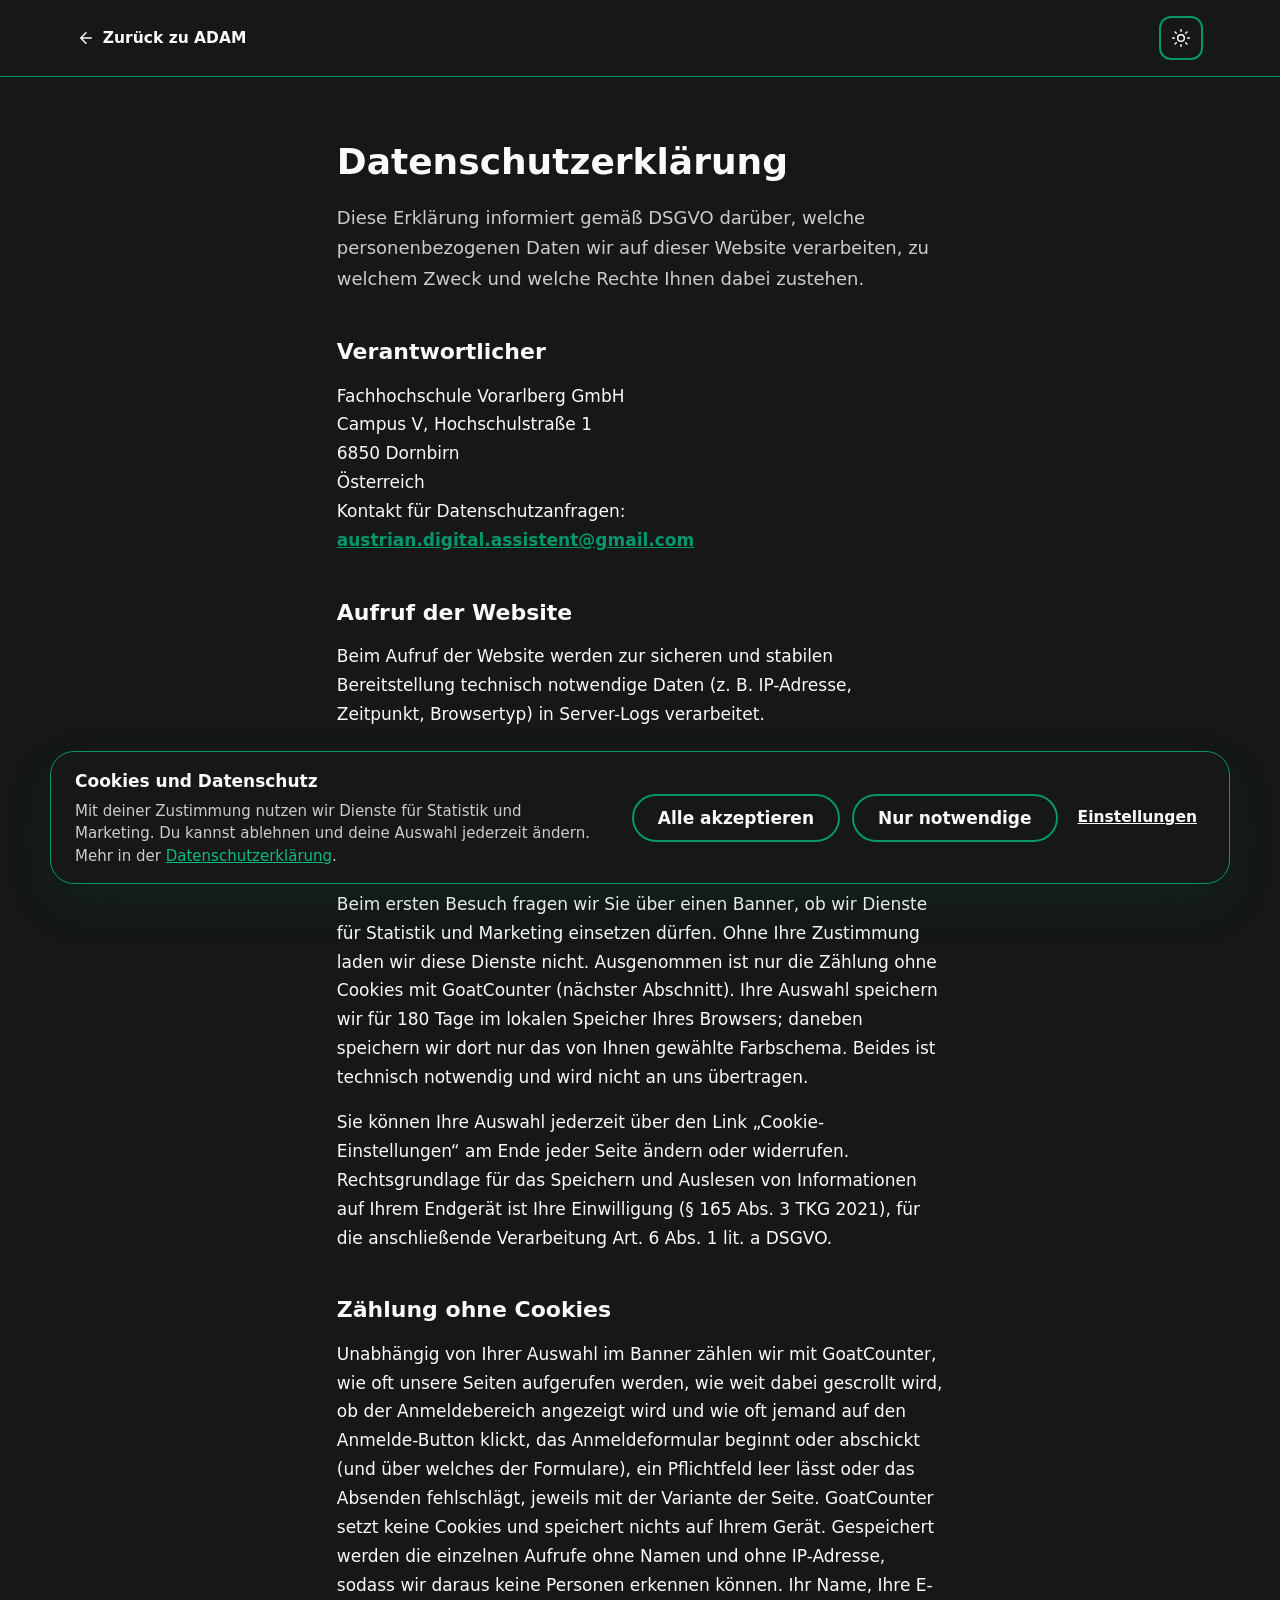
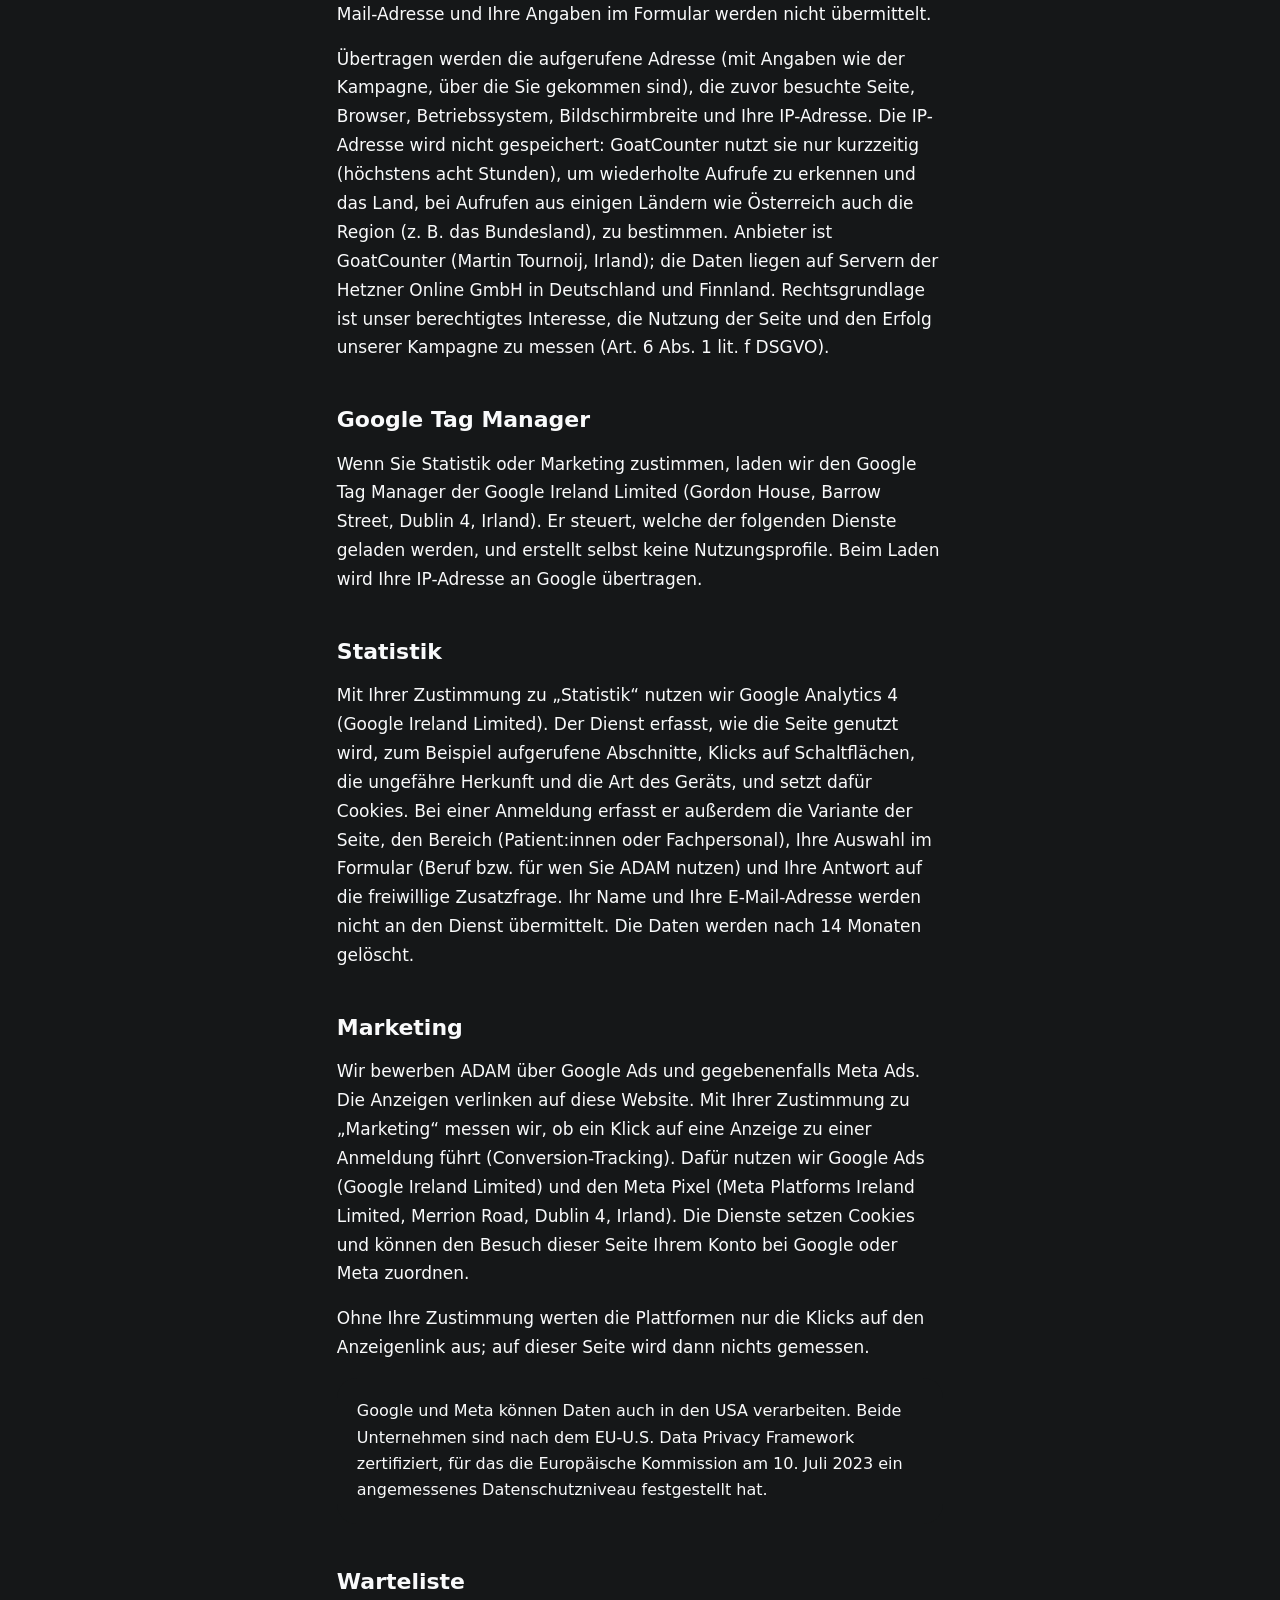
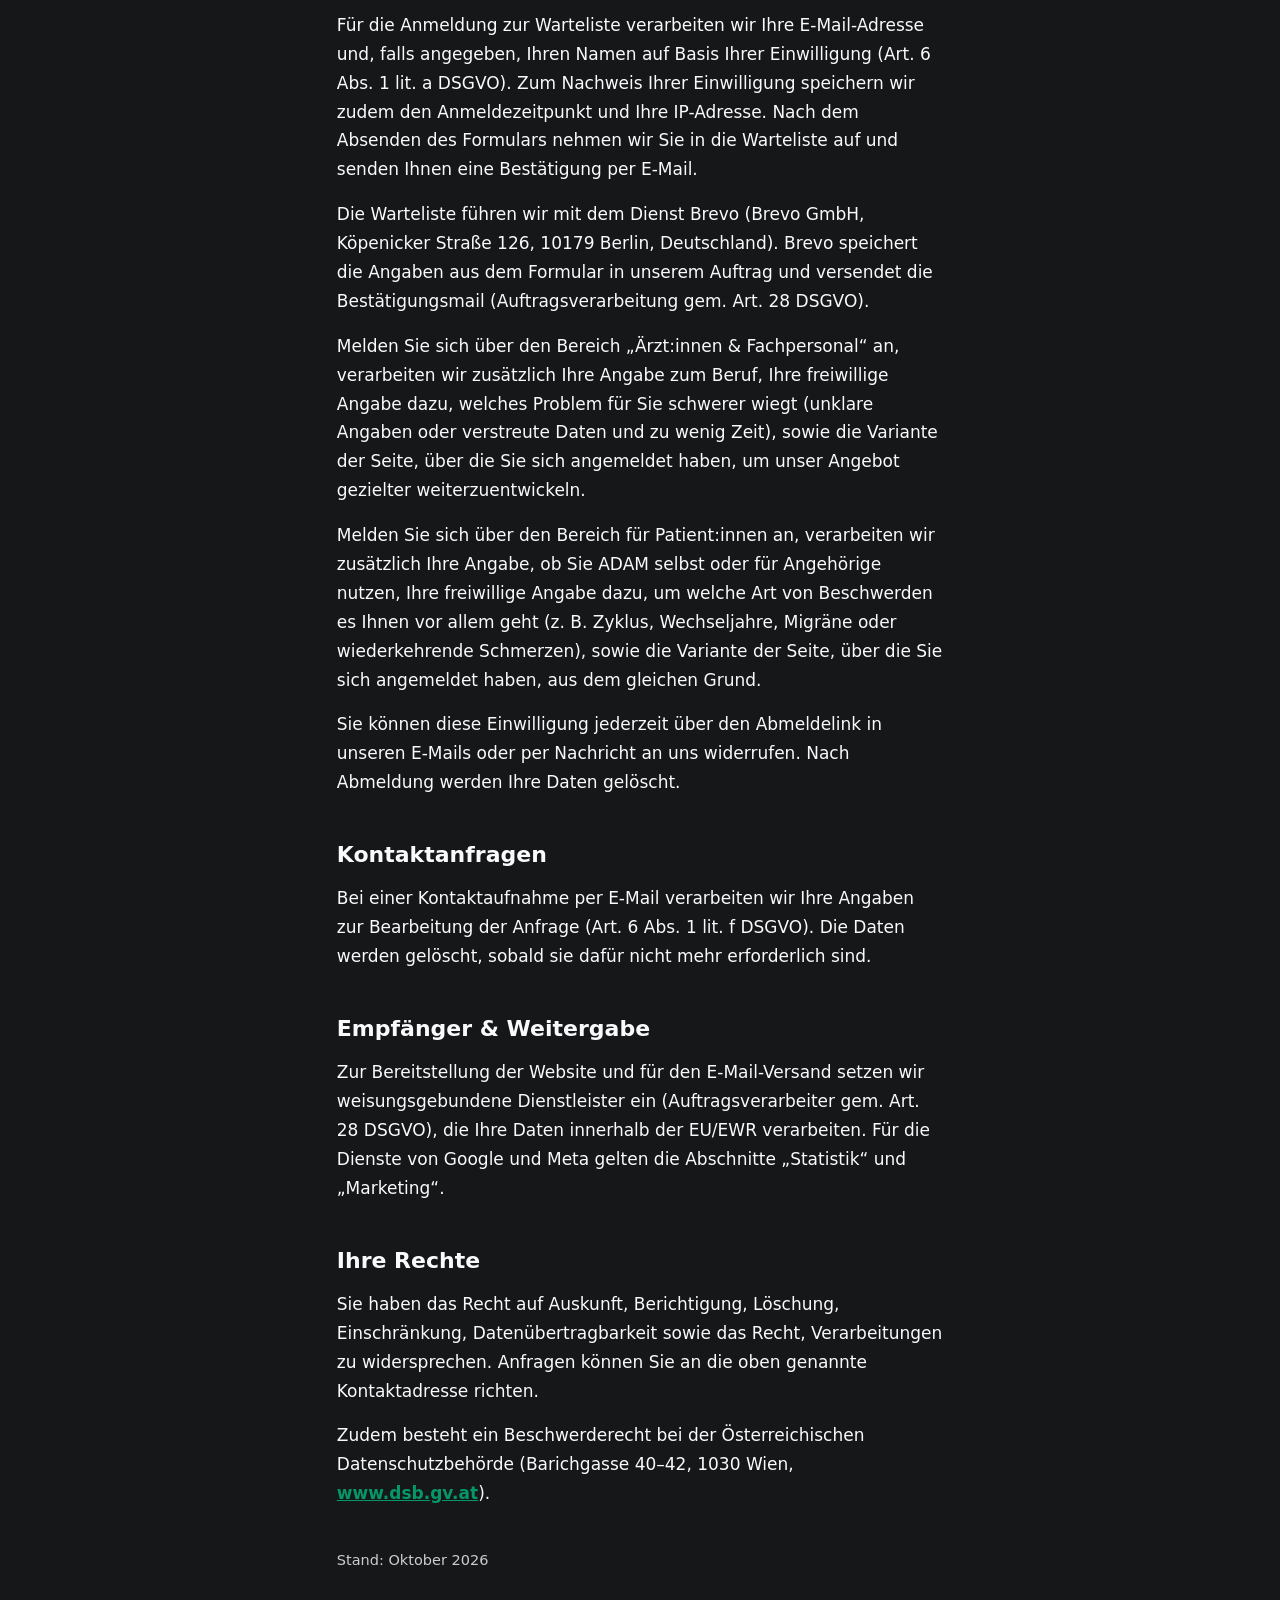
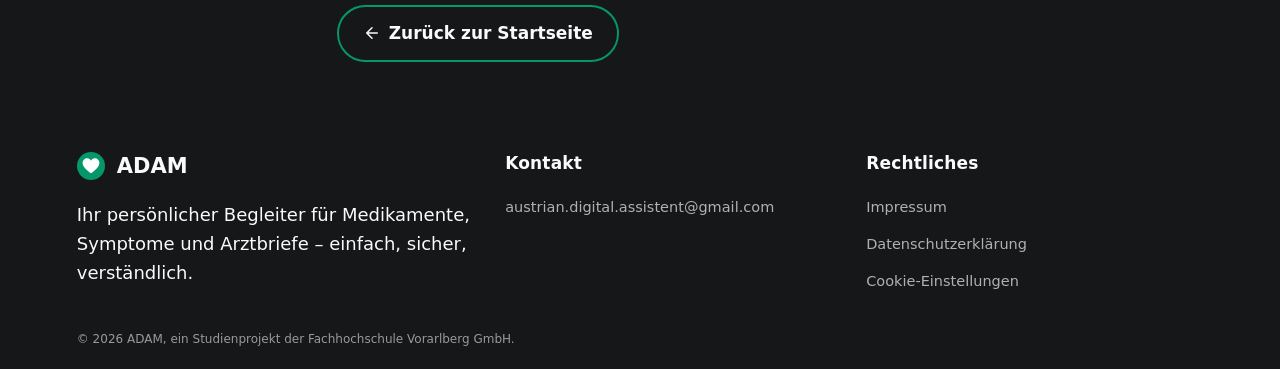
<file: datenschutz.html>
<!DOCTYPE html>
<html lang="de" data-theme="dark">
<head>
  <meta charset="UTF-8" />
  <meta name="viewport" content="width=device-width, initial-scale=1.0" />
  <title>Datenschutzerklärung – ADAM</title>
  <meta name="description" content="Datenschutzerklärung von ADAM gemäß DSGVO: welche Daten wir verarbeiten, warum, und welche Rechte Sie haben." />
  <meta name="robots" content="noindex" />
  <link rel="icon" type="image/svg+xml" href="assets/logo.svg" />
  <script>
    (function () {
      try {
        if (localStorage.getItem("adam-theme-v2") === "light") {
          document.documentElement.setAttribute("data-theme", "light");
        }
      } catch (e) {}
    })();
  </script>
  <link rel="stylesheet" href="assets/styles.css" />
  <script src="assets/consent.js"></script>
</head>
<body>
  <header class="site-header legal-header">
    <div class="container legal-header__inner">
      <a class="legal-back" href="index.html">
        <svg viewBox="0 0 24 24" fill="none" stroke="currentColor" stroke-width="2" stroke-linecap="round" stroke-linejoin="round"><path d="M19 12H5M12 19l-7-7 7-7"/></svg>
        Zurück zu ADAM
      </a>
      <button type="button" class="theme-toggle" id="themeToggle" aria-label="Farbschema wechseln" aria-pressed="false">
        <svg class="icon-sun" viewBox="0 0 24 24" fill="none" stroke="currentColor" stroke-width="1.8" stroke-linecap="round" stroke-linejoin="round"><circle cx="12" cy="12" r="4"/><path d="M12 2v2M12 20v2M4.9 4.9l1.4 1.4M17.7 17.7l1.4 1.4M2 12h2M20 12h2M4.9 19.1l1.4-1.4M17.7 6.3l1.4-1.4"/></svg>
        <svg class="icon-moon" viewBox="0 0 24 24" fill="none" stroke="currentColor" stroke-width="1.8" stroke-linecap="round" stroke-linejoin="round"><path d="M21 12.8A9 9 0 1 1 11.2 3 7 7 0 0 0 21 12.8Z"/></svg>
      </button>
    </div>
  </header>

  <main class="container legal-page">
    <h1>Datenschutzerklärung</h1>
    <p class="legal-intro">
      Diese Erklärung informiert gemäß DSGVO darüber, welche personenbezogenen Daten wir auf
      dieser Website verarbeiten, zu welchem Zweck und welche Rechte Ihnen dabei zustehen.
    </p>

    <h2>Verantwortlicher</h2>
    <address>
      Fachhochschule Vorarlberg GmbH<br />
      Campus V, Hochschulstraße 1<br />
      6850 Dornbirn<br />
      Österreich
    </address>
    <p>
      Kontakt für Datenschutzanfragen:
      <a href="mailto:austrian.digital.assistent@gmail.com">austrian.digital.assistent@gmail.com</a>
    </p>

    <h2>Aufruf der Website</h2>
    <p>
      Beim Aufruf der Website werden zur sicheren und stabilen Bereitstellung technisch
      notwendige Daten (z. B. IP-Adresse, Zeitpunkt, Browsertyp) in Server-Logs verarbeitet.
    </p>
    <p>
      Rechtsgrundlage ist unser berechtigtes Interesse (Art. 6 Abs. 1 lit. f DSGVO). Die
      Log-Daten werden nach 7 Tagen gelöscht.
    </p>

    <h2>Cookies und Einwilligung</h2>
    <p>
      Beim ersten Besuch fragen wir Sie über einen Banner, ob wir Dienste für Statistik und
      Marketing einsetzen dürfen. Ohne Ihre Zustimmung laden wir diese Dienste nicht.
      Ausgenommen ist nur die Zählung ohne Cookies mit GoatCounter (nächster Abschnitt). Ihre
      Auswahl speichern wir für 180 Tage im lokalen Speicher Ihres Browsers; daneben
      speichern wir dort nur das von Ihnen gewählte Farbschema. Beides ist technisch
      notwendig und wird nicht an uns übertragen.
    </p>
    <p>
      Sie können Ihre Auswahl jederzeit über den Link „Cookie-Einstellungen“ am Ende jeder
      Seite ändern oder widerrufen. Rechtsgrundlage für das Speichern und Auslesen von
      Informationen auf Ihrem Endgerät ist Ihre Einwilligung (§ 165 Abs. 3 TKG 2021), für die
      anschließende Verarbeitung Art. 6 Abs. 1 lit. a DSGVO.
    </p>

    <h2>Zählung ohne Cookies</h2>
    <p>
      Unabhängig von Ihrer Auswahl im Banner zählen wir mit GoatCounter, wie oft unsere Seiten
      aufgerufen werden, wie weit dabei gescrollt wird, ob der Anmeldebereich angezeigt wird und
      wie oft jemand auf den Anmelde-Button klickt, das Anmeldeformular beginnt oder abschickt (und über welches der Formulare),
      ein Pflichtfeld leer lässt oder das Absenden fehlschlägt, jeweils mit der Variante der
      Seite. GoatCounter setzt keine Cookies
      und speichert nichts auf Ihrem Gerät. Gespeichert werden die einzelnen Aufrufe ohne Namen
      und ohne IP-Adresse, sodass wir daraus keine Personen erkennen können. Ihr Name, Ihre
      E-Mail-Adresse und Ihre Angaben im Formular werden nicht übermittelt.
    </p>
    <p>
      Übertragen werden die aufgerufene Adresse (mit Angaben wie der Kampagne, über die Sie
      gekommen sind), die zuvor besuchte Seite, Browser, Betriebssystem, Bildschirmbreite und Ihre
      IP-Adresse. Die IP-Adresse wird nicht gespeichert: GoatCounter nutzt sie nur kurzzeitig
      (höchstens acht Stunden), um wiederholte Aufrufe zu erkennen und das Land, bei Aufrufen aus
      einigen Ländern wie Österreich auch die Region (z. B. das Bundesland), zu bestimmen.
      Anbieter ist GoatCounter (Martin Tournoij, Irland); die Daten liegen auf Servern der Hetzner
      Online GmbH in Deutschland und Finnland. Rechtsgrundlage ist unser berechtigtes Interesse,
      die Nutzung der Seite und den Erfolg unserer Kampagne zu messen (Art. 6 Abs. 1 lit. f
      DSGVO).
    </p>

    <h2>Google Tag Manager</h2>
    <p>
      Wenn Sie Statistik oder Marketing zustimmen, laden wir den Google Tag Manager der
      Google Ireland Limited (Gordon House, Barrow Street, Dublin 4, Irland). Er steuert,
      welche der folgenden Dienste geladen werden, und erstellt selbst keine Nutzungsprofile.
      Beim Laden wird Ihre IP-Adresse an Google übertragen.
    </p>

    <h2>Statistik</h2>
    <p>
      Mit Ihrer Zustimmung zu „Statistik“ nutzen wir Google Analytics 4 (Google Ireland
      Limited). Der Dienst erfasst, wie die Seite genutzt wird, zum Beispiel aufgerufene
      Abschnitte, Klicks auf Schaltflächen, die ungefähre Herkunft und die Art des Geräts,
      und setzt dafür Cookies. Bei einer Anmeldung erfasst er außerdem die Variante der
      Seite, den Bereich (Patient:innen oder Fachpersonal), Ihre Auswahl im Formular (Beruf bzw. für wen Sie ADAM nutzen)
      und Ihre Antwort auf die freiwillige Zusatzfrage. Ihr Name und Ihre E-Mail-Adresse werden nicht an den Dienst
      übermittelt. Die Daten werden nach 14 Monaten gelöscht.
    </p>

    <h2>Marketing</h2>
    <p>
      Wir bewerben ADAM über Google Ads und gegebenenfalls Meta Ads. Die Anzeigen verlinken
      auf diese Website. Mit Ihrer Zustimmung zu „Marketing“ messen wir, ob ein Klick auf
      eine Anzeige zu einer Anmeldung führt (Conversion-Tracking). Dafür nutzen wir Google
      Ads (Google Ireland Limited) und den Meta Pixel (Meta Platforms Ireland Limited,
      Merrion Road, Dublin 4, Irland). Die Dienste setzen Cookies und können den Besuch
      dieser Seite Ihrem Konto bei Google oder Meta zuordnen.
    </p>
    <p>
      Ohne Ihre Zustimmung werten die Plattformen nur die Klicks auf den Anzeigenlink aus;
      auf dieser Seite wird dann nichts gemessen.
    </p>
    <div class="legal-callout">
      Google und Meta können Daten auch in den USA verarbeiten. Beide Unternehmen sind nach
      dem EU-U.S. Data Privacy Framework zertifiziert, für das die Europäische Kommission am
      10. Juli 2023 ein angemessenes Datenschutzniveau festgestellt hat.
    </div>

    <h2>Warteliste</h2>
    <p>
      Für die Anmeldung zur Warteliste verarbeiten wir Ihre E-Mail-Adresse und, falls angegeben, Ihren Namen
      auf Basis Ihrer Einwilligung (Art. 6 Abs. 1 lit. a DSGVO). Zum Nachweis Ihrer
      Einwilligung speichern wir zudem den Anmeldezeitpunkt und Ihre IP-Adresse. Nach dem
      Absenden des Formulars nehmen wir Sie in die Warteliste auf und senden Ihnen eine
      Bestätigung per E-Mail.
    </p>
    <p>
      Die Warteliste führen wir mit dem Dienst Brevo (Brevo GmbH, Köpenicker Straße 126,
      10179 Berlin, Deutschland). Brevo speichert die Angaben aus dem Formular in unserem
      Auftrag und versendet die Bestätigungsmail (Auftragsverarbeitung gem. Art. 28 DSGVO).
    </p>
    <p>
      Melden Sie sich über den Bereich „Ärzt:innen &amp; Fachpersonal“ an, verarbeiten wir
      zusätzlich Ihre Angabe zum Beruf, Ihre freiwillige Angabe dazu, welches Problem
      für Sie schwerer wiegt (unklare Angaben oder verstreute Daten und zu wenig Zeit), sowie die Variante der
      Seite, über die Sie sich angemeldet haben, um unser Angebot gezielter weiterzuentwickeln.
    </p>
    <p>
      Melden Sie sich über den Bereich für Patient:innen an, verarbeiten wir zusätzlich Ihre
      Angabe, ob Sie ADAM selbst oder für Angehörige nutzen, Ihre freiwillige Angabe dazu, um
      welche Art von Beschwerden es Ihnen vor allem geht (z. B. Zyklus, Wechseljahre, Migräne
      oder wiederkehrende Schmerzen), sowie die Variante der Seite, über die Sie sich angemeldet
      haben, aus dem gleichen Grund.
    </p>
    <p>
      Sie können diese Einwilligung jederzeit über den Abmeldelink in unseren E-Mails oder
      per Nachricht an uns widerrufen. Nach Abmeldung werden Ihre Daten gelöscht.
    </p>

    <h2>Kontaktanfragen</h2>
    <p>
      Bei einer Kontaktaufnahme per E-Mail verarbeiten wir Ihre Angaben zur Bearbeitung der
      Anfrage (Art. 6 Abs. 1 lit. f DSGVO). Die Daten werden gelöscht, sobald sie dafür nicht
      mehr erforderlich sind.
    </p>

    <h2>Empfänger &amp; Weitergabe</h2>
    <p>
      Zur Bereitstellung der Website und für den E-Mail-Versand setzen wir weisungsgebundene
      Dienstleister ein (Auftragsverarbeiter gem. Art. 28 DSGVO), die Ihre Daten innerhalb der
      EU/EWR verarbeiten. Für die Dienste von Google und Meta gelten die Abschnitte
      „Statistik“ und „Marketing“.
    </p>

    <h2>Ihre Rechte</h2>
    <p>
      Sie haben das Recht auf Auskunft, Berichtigung, Löschung, Einschränkung,
      Datenübertragbarkeit sowie das Recht, Verarbeitungen zu widersprechen. Anfragen können
      Sie an die oben genannte Kontaktadresse richten.
    </p>
    <p>
      Zudem besteht ein Beschwerderecht bei der Österreichischen Datenschutzbehörde
      (Barichgasse 40–42, 1030 Wien,
      <a href="https://www.dsb.gv.at" target="_blank" rel="noopener">www.dsb.gv.at</a>).
    </p>

    <p class="legal-updated">Stand: Oktober 2026</p>

    <p class="legal-home">
      <a class="btn btn-ghost" href="index.html">
        <svg viewBox="0 0 24 24" fill="none" stroke="currentColor" stroke-width="2" stroke-linecap="round" stroke-linejoin="round" aria-hidden="true"><path d="M19 12H5M12 19l-7-7 7-7"/></svg>
        Zurück zur Startseite
      </a>
    </p>
  </main>

  <footer class="site-footer">
    <div class="container">
      <div class="footer-grid">
        <div>
          <div class="footer-brand">
            <img src="assets/logo.svg" alt="ADAM Logo" width="26" height="26" />
            <span>ADAM</span>
          </div>
          <p>Ihr persönlicher Begleiter für Medikamente, Symptome und Arztbriefe – einfach, sicher, verständlich.</p>
        </div>

        <div>
          <h4>Kontakt</h4>
          <ul>
            <li><a href="mailto:austrian.digital.assistent@gmail.com">austrian.digital.assistent@gmail.com</a></li>
          </ul>
        </div>

        <div>
          <h4>Rechtliches</h4>
          <ul>
            <li><a href="impressum.html">Impressum</a></li>
            <li><a href="datenschutz.html">Datenschutzerklärung</a></li>
            <li><button type="button" class="footer-link-button" data-consent-open>Cookie-Einstellungen</button></li>
          </ul>
        </div>
      </div>

      <p class="footer-note">
        © 2026 ADAM, ein Studienprojekt der Fachhochschule Vorarlberg GmbH.
      </p>
    </div>
  </footer>

  <script src="assets/script.js"></script>
</body>
</html>
</file>
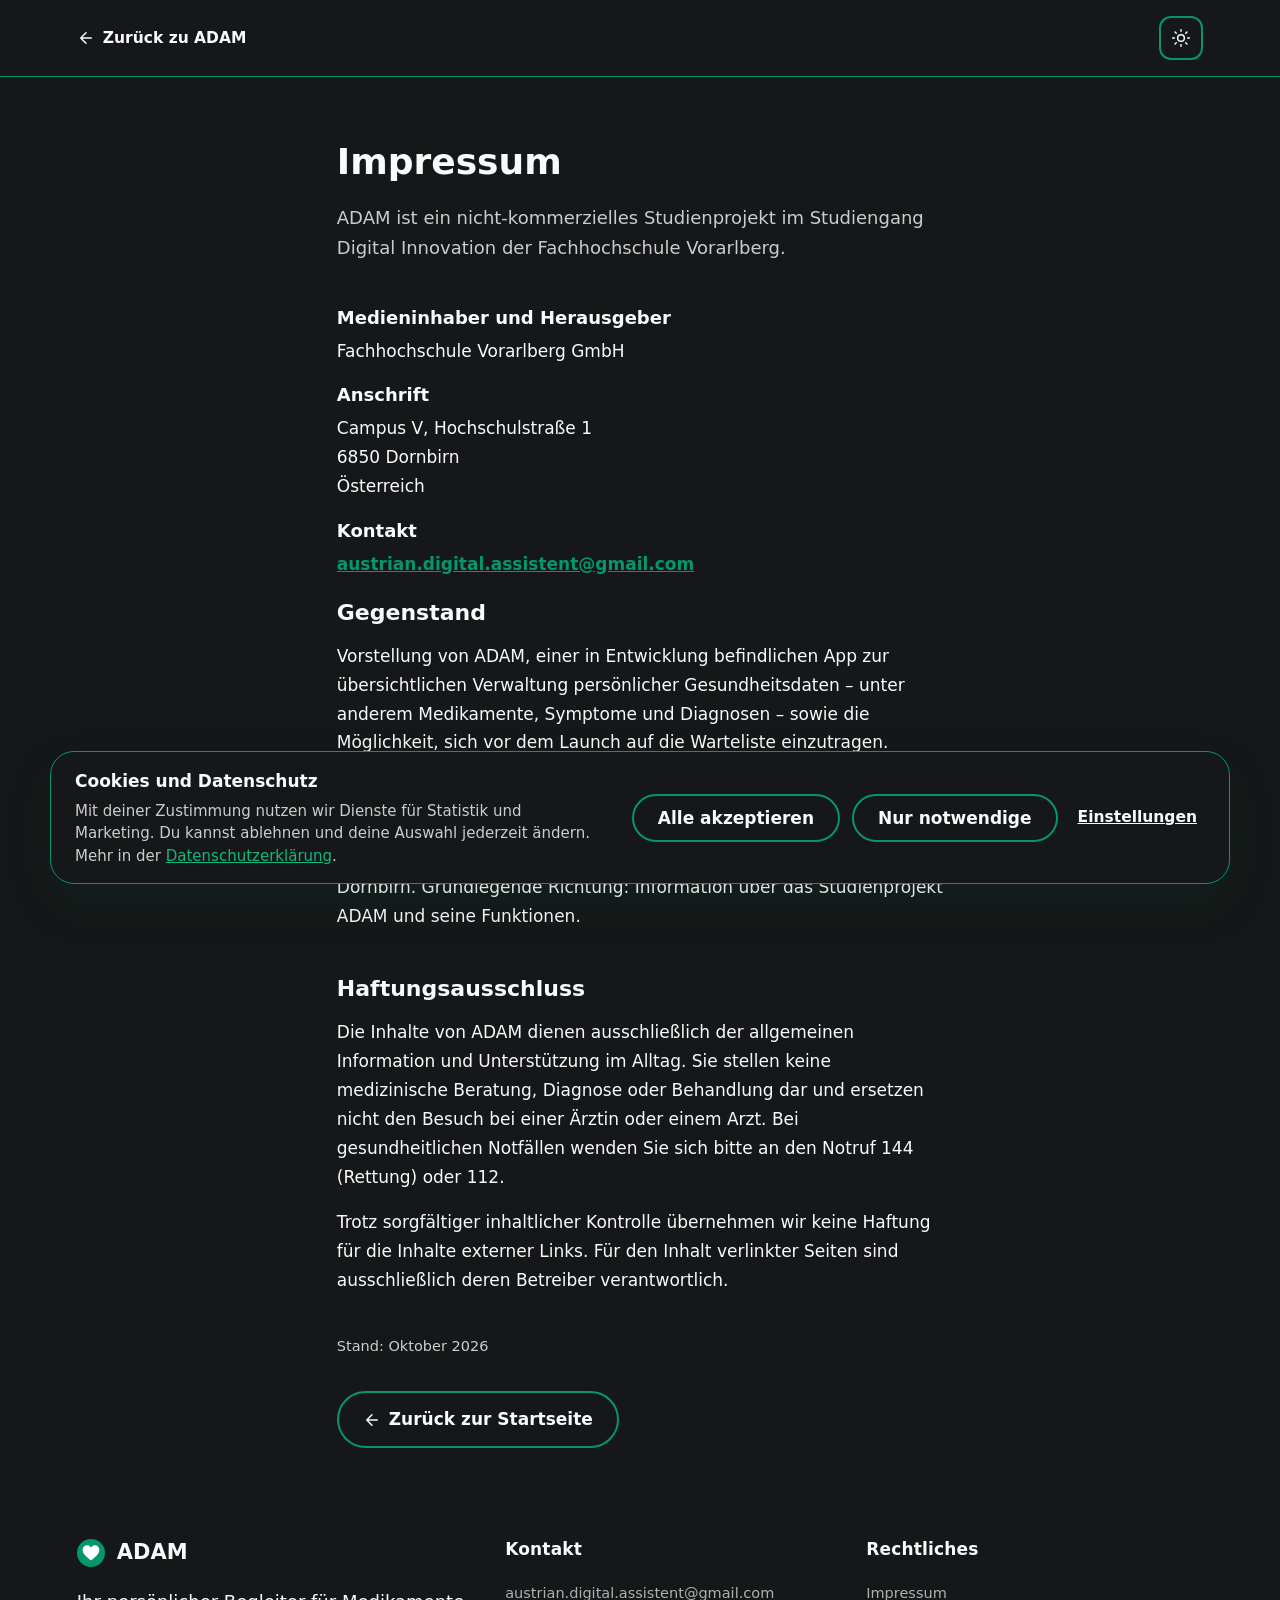
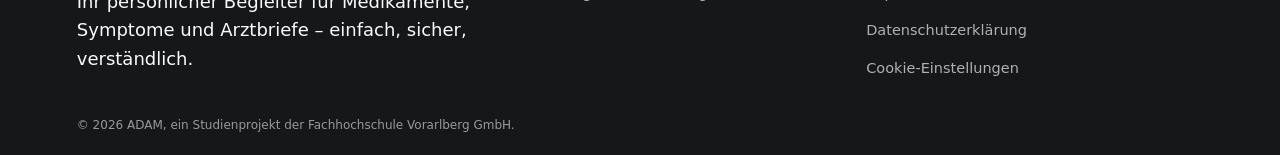
<file: impressum.html>
<!DOCTYPE html>
<html lang="de" data-theme="dark">
<head>
  <meta charset="UTF-8" />
  <meta name="viewport" content="width=device-width, initial-scale=1.0" />
  <title>Impressum – ADAM</title>
  <meta name="description" content="Impressum von ADAM gemäß § 25 Mediengesetz: Medieninhaber, Projektteam und Kontakt." />
  <meta name="robots" content="noindex" />
  <link rel="icon" type="image/svg+xml" href="assets/logo.svg" />
  <script>
    (function () {
      try {
        if (localStorage.getItem("adam-theme-v2") === "light") {
          document.documentElement.setAttribute("data-theme", "light");
        }
      } catch (e) {}
    })();
  </script>
  <link rel="stylesheet" href="assets/styles.css" />
  <script src="assets/consent.js"></script>
</head>
<body>
  <header class="site-header legal-header">
    <div class="container legal-header__inner">
      <a class="legal-back" href="index.html">
        <svg viewBox="0 0 24 24" fill="none" stroke="currentColor" stroke-width="2" stroke-linecap="round" stroke-linejoin="round"><path d="M19 12H5M12 19l-7-7 7-7"/></svg>
        Zurück zu ADAM
      </a>
      <button type="button" class="theme-toggle" id="themeToggle" aria-label="Farbschema wechseln" aria-pressed="false">
        <svg class="icon-sun" viewBox="0 0 24 24" fill="none" stroke="currentColor" stroke-width="1.8" stroke-linecap="round" stroke-linejoin="round"><circle cx="12" cy="12" r="4"/><path d="M12 2v2M12 20v2M4.9 4.9l1.4 1.4M17.7 17.7l1.4 1.4M2 12h2M20 12h2M4.9 19.1l1.4-1.4M17.7 6.3l1.4-1.4"/></svg>
        <svg class="icon-moon" viewBox="0 0 24 24" fill="none" stroke="currentColor" stroke-width="1.8" stroke-linecap="round" stroke-linejoin="round"><path d="M21 12.8A9 9 0 1 1 11.2 3 7 7 0 0 0 21 12.8Z"/></svg>
      </button>
    </div>
  </header>

  <main class="container legal-page">
    <h1>Impressum</h1>
    <p class="legal-intro">
      ADAM ist ein nicht-kommerzielles Studienprojekt im Studiengang Digital Innovation der
      Fachhochschule Vorarlberg.
    </p>

    <dl>
      <dt>Medieninhaber und Herausgeber</dt>
      <dd>Fachhochschule Vorarlberg GmbH</dd>

      <dt>Anschrift</dt>
      <dd>Campus V, Hochschulstraße 1<br />6850 Dornbirn<br />Österreich</dd>

      <dt>Kontakt</dt>
      <dd><a href="mailto:austrian.digital.assistent@gmail.com">austrian.digital.assistent@gmail.com</a></dd>
    </dl>

    <h2>Gegenstand</h2>
    <p>
      Vorstellung von ADAM, einer in Entwicklung befindlichen App zur übersichtlichen
      Verwaltung persönlicher Gesundheitsdaten – unter anderem Medikamente, Symptome und
      Diagnosen – sowie die Möglichkeit, sich vor dem Launch auf die Warteliste
      einzutragen.
    </p>

    <h2>Offenlegung gemäß § 25 Mediengesetz</h2>
    <p>
      Medieninhaberin ist die Fachhochschule Vorarlberg GmbH mit Sitz in Dornbirn.
      Grundlegende Richtung: Information über das Studienprojekt ADAM und seine Funktionen.
    </p>

    <h2>Haftungsausschluss</h2>
    <p>
      Die Inhalte von ADAM dienen ausschließlich der allgemeinen Information und
      Unterstützung im Alltag. Sie stellen keine medizinische Beratung, Diagnose oder
      Behandlung dar und ersetzen nicht den Besuch bei einer Ärztin oder einem Arzt. Bei
      gesundheitlichen Notfällen wenden Sie sich bitte an den Notruf 144 (Rettung) oder 112.
    </p>
    <p>
      Trotz sorgfältiger inhaltlicher Kontrolle übernehmen wir keine Haftung für die
      Inhalte externer Links. Für den Inhalt verlinkter Seiten sind ausschließlich deren
      Betreiber verantwortlich.
    </p>

    <p class="legal-updated">Stand: Oktober 2026</p>

    <p class="legal-home">
      <a class="btn btn-ghost" href="index.html">
        <svg viewBox="0 0 24 24" fill="none" stroke="currentColor" stroke-width="2" stroke-linecap="round" stroke-linejoin="round" aria-hidden="true"><path d="M19 12H5M12 19l-7-7 7-7"/></svg>
        Zurück zur Startseite
      </a>
    </p>
  </main>

  <footer class="site-footer">
    <div class="container">
      <div class="footer-grid">
        <div>
          <div class="footer-brand">
            <img src="assets/logo.svg" alt="ADAM Logo" width="26" height="26" />
            <span>ADAM</span>
          </div>
          <p>Ihr persönlicher Begleiter für Medikamente, Symptome und Arztbriefe – einfach, sicher, verständlich.</p>
        </div>

        <div>
          <h4>Kontakt</h4>
          <ul>
            <li><a href="mailto:austrian.digital.assistent@gmail.com">austrian.digital.assistent@gmail.com</a></li>
          </ul>
        </div>

        <div>
          <h4>Rechtliches</h4>
          <ul>
            <li><a href="impressum.html">Impressum</a></li>
            <li><a href="datenschutz.html">Datenschutzerklärung</a></li>
            <li><button type="button" class="footer-link-button" data-consent-open>Cookie-Einstellungen</button></li>
          </ul>
        </div>
      </div>

      <p class="footer-note">
        © 2026 ADAM, ein Studienprojekt der Fachhochschule Vorarlberg GmbH.
      </p>
    </div>
  </footer>

  <script src="assets/script.js"></script>
</body>
</html>
</file>
<file: assets/styles.css>
:root {
  --background: #f9fafb;
  --surface: #d1fae5;
  --surface-strong: #a7f3d0;
  --text: #064e3b;
  --text-muted: #0f5c48;
  --text-on-primary: #f9fafb;
  --primary: #059669;

  --button-bg: #047857;
  --button-bg-hover: #036c4e;
  --accent: #f59e0b;
  --error: #ef4444;
  --error-bg: #fee2e2;
  --muted: #6b8f80;
  --border: #a7f3d0;
  --card-bg: #ffffff;

  --font-sans: system-ui, -apple-system, BlinkMacSystemFont, "Segoe UI", Roboto, Helvetica, Arial, sans-serif;

  --space-1: 4px;
  --space-2: 8px;
  --space-3: 12px;
  --space-4: 16px;
  --space-5: 20px;
  --space-6: 24px;
  --space-8: 32px;
  --space-10: 40px;
  --space-14: 56px;

  --radius-sm: 12px;
  --radius-md: 16px;
  --radius-lg: 20px;
  --radius-xl: 24px;
  --radius-2xl: 32px;
  --radius-full: 999px;

  --shadow-sm: 0px 2px 4px rgba(6, 78, 59, 0.12);
  --shadow-card: 0px 8px 24px rgba(6, 78, 59, 0.08);
  --shadow-lg: 0px 20px 45px rgba(6, 78, 59, 0.16);

  --max-width: 1440px;
  --gutter: clamp(20px, 6vw, 96px);

  --gap-cards: var(--space-6);
  --gap-block: var(--space-10);
  --nav-height: 76px;
}

@media (min-width: 860px) {
  :root {
    --gap-cards: var(--space-8);
    --gap-block: var(--space-14);
  }
}

@media (prefers-color-scheme: dark) {
  :root:not([data-theme="light"]) {
    --background: #151718;
    --surface: #151718;
    --surface-strong: #059669;
    --text: #f9fafb;
    --text-muted: rgba(249, 250, 251, 0.8);
    --primary: #059669;
    --button-bg: #059669;
    --button-bg-hover: #10b981;
    --text-on-primary: #f9fafb;
    --accent: #f59e0b;
    --error: #f87171;
    --error-bg: rgba(239, 68, 68, 0.15);
    --muted: rgba(249, 250, 251, 0.6);
    --border: #059669;
    --link: #10b981;
    --card-bg: #151718;
    --shadow-card: 0px 8px 24px rgba(0, 0, 0, 0.35);
    --shadow-lg: 0px 20px 45px rgba(0, 0, 0, 0.45);
  }
}

:root[data-theme="dark"] {
  --background: #151718;
  --surface: #151718;
  --surface-strong: #059669;
  --text: #f9fafb;
  --text-muted: rgba(249, 250, 251, 0.8);
  --primary: #059669;
  --button-bg: #059669;
  --button-bg-hover: #10b981;
  --text-on-primary: #f9fafb;
  --accent: #f59e0b;
  --error: #f87171;
  --error-bg: rgba(239, 68, 68, 0.15);
  --muted: rgba(249, 250, 251, 0.6);
  --border: #059669;
  --link: #10b981;
  --card-bg: #151718;
}

* {
  box-sizing: border-box;
}

html {
  scroll-behavior: smooth;
}

@media (prefers-reduced-motion: reduce) {
  html {
    scroll-behavior: auto;
  }
  * {
    animation-duration: 0.01ms !important;
    animation-iteration-count: 1 !important;
    transition-duration: 0.01ms !important;
  }
}

html,
body {
  overflow-x: clip;
}

body {
  margin: 0;
  font-family: var(--font-sans);
  background: var(--background);
  color: var(--text);
  font-size: 18px;
  line-height: 1.6;
  -webkit-font-smoothing: antialiased;
}

img {
  max-width: 100%;
  display: block;
}

a {
  color: var(--link, var(--button-bg));
}

.container {
  width: 100%;
  max-width: calc(var(--max-width) + 2 * var(--gutter));
  margin-inline: auto;
  padding-inline: var(--gutter);
}

section[id] {
  scroll-margin-top: calc(var(--nav-height) + 86px);
}

.skip-link {
  position: absolute;
  left: -9999px;
  top: 0;
  background: var(--button-bg);
  color: var(--text-on-primary);
  padding: var(--space-3) var(--space-5);
  border-radius: 0 0 var(--radius-sm) 0;
  z-index: 200;
  font-weight: 600;
  text-decoration: none;
}

.skip-link:focus {
  left: 0;
}

a:focus-visible,
button:focus-visible,
input:focus-visible,
summary:focus-visible {
  outline: 3px solid var(--accent);
  outline-offset: 3px;
  border-radius: var(--radius-sm);
}

.btn {
  display: inline-flex;
  align-items: center;
  justify-content: center;
  gap: var(--space-2);
  font-family: inherit;
  font-size: 17px;
  font-weight: 700;
  text-decoration: none;
  border: none;
  border-radius: var(--radius-full);
  padding: var(--space-3) var(--space-6);
  min-height: 50px;
  cursor: pointer;
  transition: background-color 0.15s ease, transform 0.15s ease;
  white-space: nowrap;
}

.btn:active {
  transform: translateY(1px);
}

.btn-primary {
  background: var(--button-bg);
  color: var(--text-on-primary);
  box-shadow: var(--shadow-sm);
}

.btn-primary:hover {
  background: var(--button-bg-hover);
}

.btn-ghost {
  background: transparent;
  color: var(--text);
  border: 2px solid var(--border);
}

.btn-ghost:hover {
  background: var(--surface);
}

.btn-block {
  width: 100%;
}

.site-header {
  position: sticky;
  top: 0;
  z-index: 100;
  background: var(--background);
  border-bottom: 1px solid var(--border);
}

.site-header__inner {
  display: flex;
  align-items: center;
  justify-content: space-between;
  gap: var(--space-4);
  height: var(--nav-height);
}

.brand {
  display: flex;
  align-items: center;
  gap: var(--space-3);
  min-height: 44px;
  text-decoration: none;
  color: var(--text);
  flex: none;
}

.brand img {
  width: 28px;
  height: 28px;
  aspect-ratio: 1 / 1;
  object-fit: contain;
  flex-shrink: 0;
}

.brand__name {
  font-size: 21px;
  font-weight: 700;
  color: var(--text);
}

.nav-links {
  display: none;
  align-items: center;
  gap: var(--space-2);
  list-style: none;
  margin: 0;
  padding: 0;
}

.nav-links a {
  display: inline-flex;
  align-items: center;
  min-height: 44px;
  padding: 0 var(--space-5);
  border: 1.5px solid var(--border);
  border-radius: var(--radius-full);
  background: var(--card-bg);
  color: var(--text);
  text-decoration: none;
  font-weight: 600;
  font-size: 16px;
  transition: background-color 0.15s ease, border-color 0.15s ease;
}

.nav-links a:hover {
  background: var(--surface);
  border-color: var(--button-bg);
}

.nav-actions {
  display: flex;
  align-items: center;
  gap: var(--space-3);
}

.nav-cta {
  display: none;
}

.nav-toggle,
.theme-toggle {
  display: inline-flex;
  align-items: center;
  justify-content: center;
  width: 44px;
  height: 44px;
  flex-shrink: 0;
  border-radius: var(--radius-sm);
  border: 2px solid var(--border);
  background: var(--background);
  cursor: pointer;
}

.nav-toggle svg,
.theme-toggle svg {
  width: 20px;
  height: 20px;
  color: var(--text);
}

.theme-toggle .icon-sun {
  display: none;
}

:root[data-theme="dark"] .theme-toggle .icon-moon {
  display: none;
}

:root[data-theme="dark"] .theme-toggle .icon-sun {
  display: block;
}

.mobile-menu {
  display: none;
  position: fixed;
  top: var(--nav-height);
  left: 0;
  right: 0;
  bottom: 0;
  z-index: 90;
  background: var(--background);
  overflow-y: auto;
  -webkit-overflow-scrolling: touch;
}

.mobile-menu.is-open {
  display: block;
}

.mobile-menu .container {
  padding-block: var(--space-8) var(--space-10);
}

.mobile-menu ul {
  list-style: none;
  margin: 0 0 var(--space-6);
  padding: 0;
  display: flex;
  flex-direction: column;
  gap: 0;
}

.mobile-menu ul a {
  display: block;
  padding: var(--space-4) 0;
  font-size: 21px;
  font-weight: 700;
  color: var(--text);
  text-decoration: none;
  border-bottom: 1px solid var(--border);
}

@media (min-width: 860px) {
  .nav-links {
    display: flex;
  }
  .nav-cta {
    display: inline-flex;
  }
  .nav-toggle {
    display: none;
  }
  .mobile-menu {
    display: none !important;
  }
}

.audience-tabs {
  display: inline-flex;
  background: var(--card-bg);
  border-radius: var(--radius-full);
  padding: 4px;
  gap: 4px;
  border: 1px solid var(--border);
}

.audience-tab {
  display: inline-flex;
  align-items: center;
  gap: var(--space-2);
  border: none;
  background: transparent;
  color: var(--text);
  font-family: inherit;
  font-size: 15.5px;
  font-weight: 700;
  padding: var(--space-2) var(--space-5);
  border-radius: var(--radius-full);
  cursor: pointer;
  min-height: 42px;
}

.audience-tab svg {
  width: 14px;
  height: 14px;
  flex: none;
}

.audience-tab[aria-pressed="true"] {
  background: var(--button-bg);
  color: var(--text-on-primary);
}

body [data-audience-content] {
  display: none;
}

body[data-audience="patient"] [data-audience-content="patient"] {
  display: block;
}

body[data-audience="aerzte"] [data-audience-content="aerzte"] {
  display: block;
}

body[data-audience="aerzte"] [data-hide-for="aerzte"] {
  display: none;
}

body[data-audience="patient"] [data-hide-for="patient"] {
  display: none;
}

body [data-variant-content] {
  display: none;
}

body[data-variant="a"] [data-variant-content="a"],
body[data-variant="b"] [data-variant-content="b"] {
  display: block;
}

body[data-campaign] .nav-toggle,
body[data-campaign] .mobile-menu {
  display: none;
}

body[data-campaign] section[id] {
  scroll-margin-top: calc(var(--nav-height) + var(--space-4));
}

.nav-cta {
  transition: background-color 0.2s ease, color 0.2s ease, transform 0.15s ease;
}

body[data-audience="aerzte"] .nav-cta {
  border: 2px solid var(--button-bg);
}

body[data-audience="aerzte"].hero-cta-in-view .nav-cta {
  background: transparent;
  color: var(--text);
  box-shadow: none;
}

body[data-audience="aerzte"].hero-cta-in-view .nav-cta:hover {
  background: var(--surface);
}

@media (min-width: 860px) and (max-width: 1279px) {
  body[data-audience="aerzte"] .nav-links {
    display: none;
  }
}

.nav-cta__short {
  display: none;
}

@media (max-width: 859px) {
  body[data-campaign] .nav-cta {
    display: inline-flex;
    font-size: 15px;
    min-height: 40px;
    padding: var(--space-2) var(--space-4);
    white-space: nowrap;
  }
  .nav-cta__long {
    display: none;
  }
  .nav-cta__short {
    display: inline;
  }
}

@media (max-width: 380px) {
  body[data-campaign] .nav-cta {
    font-size: 14px;
    padding-inline: var(--space-3);
  }
}

@media (max-width: 350px) {
  .brand__name {
    display: none;
  }
}

.problem {
  background: var(--surface);
}

.problem .eyebrow,
.trust .eyebrow {
  background: var(--background);
}

.problem .section-header {
  text-align: left;
  max-width: 680px;
  margin: 0 0 var(--gap-block);
}

@media (min-width: 960px) {
  .problem .container {
    display: grid;
    grid-template-columns: minmax(0, 0.85fr) minmax(0, 1fr);
    gap: 72px;
    align-items: center;
  }

  .problem .section-header {
    margin-bottom: 0;
  }
}

.cmp {
  --p: 0;
  --cmp-off: #9ca3af;
}

.cmp__card {
  border: 1.5px solid var(--cmp-off);
  border-color: color-mix(in srgb, var(--primary) calc(var(--p) * 100%), var(--cmp-off));
  border-radius: var(--radius-2xl);
  overflow: hidden;
  background: var(--card-bg);
  box-shadow: var(--shadow-card);
}

.cmp__bar {
  position: relative;
  display: grid;
  margin: 0;
  padding: var(--space-4) var(--space-6);
  font-size: 17px;
  font-weight: 700;
  background: var(--cmp-off);
}

.cmp__bar::before {
  content: "";
  position: absolute;
  inset: 0;
  background: var(--primary);
  transform: scaleX(var(--p));
  transform-origin: left;
}

.cmp__bar > span {
  position: relative;
  grid-area: 1 / 1;
}

.cmp__bar-off {
  color: var(--text);
  opacity: clamp(0, calc(1 - var(--p) * 2), 1);
}

.cmp__bar-on {
  color: var(--text-on-primary);
  opacity: clamp(0, calc(var(--p) * 2 - 1), 1);
}

.cmp__rows {
  list-style: none;
  margin: 0;
  padding: var(--space-6);
  display: grid;
  gap: var(--space-3);
}

.cmp__row {
  --l: clamp(0, calc(var(--p) * 1.75 - var(--i) * 0.25), 1);
  display: grid;
  grid-template-columns: auto minmax(0, 1fr);
  column-gap: var(--space-4);
  row-gap: 2px;
  align-items: center;
  padding: var(--space-3) var(--space-4);
  border: 1.5px solid var(--cmp-off);
  border-color: color-mix(in srgb, var(--primary) calc(var(--l) * 100%), var(--cmp-off));
  border-radius: var(--radius-md);
}

.cmp__row--1 { --i: 0; }
.cmp__row--2 { --i: 1; }
.cmp__row--3 { --i: 2; }
.cmp__row--4 { --i: 3; }

.cmp__icon {
  grid-row: 1 / span 2;
  display: grid;
  place-items: center;
  width: 34px;
  height: 34px;
  border: 1.5px solid currentColor;
  border-radius: 50%;
  color: var(--cmp-off);
  color: color-mix(in srgb, var(--link, var(--primary)) calc(var(--l) * 100%), var(--cmp-off));
  font-size: 17px;
  font-weight: 700;
  line-height: 1;
}

.cmp__icon > * {
  grid-area: 1 / 1;
}

.cmp__q {
  opacity: calc(1 - var(--l));
}

.cmp__icon svg {
  width: 16px;
  height: 16px;
  opacity: var(--l);
}

.cmp__label {
  font-size: 12.5px;
  font-weight: 700;
  letter-spacing: 0.07em;
  text-transform: uppercase;
  color: var(--text-muted);
}

.cmp__values {
  display: grid;
}

.cmp__values > span {
  grid-area: 1 / 1;
  font-size: 17px;
  line-height: 1.4;
}

.cmp__before {
  font-style: italic;
  color: var(--text-muted);
  opacity: calc(1 - var(--l));
  filter: blur(calc(var(--l) * 6px));
}

.cmp__after {
  font-weight: 600;
  color: var(--text);
  opacity: var(--l);
  filter: blur(calc((1 - var(--l)) * 6px));
}

.cmp.is-interactive .cmp__tag {
  position: absolute;
  width: 1px;
  height: 1px;
  overflow: hidden;
  clip: rect(0, 0, 0, 0);
  white-space: nowrap;
}

.cmp__control {
  display: grid;
  grid-template-columns: auto minmax(0, 1fr) auto;
  align-items: center;
  gap: var(--space-4);
  margin-top: var(--space-5);
}

@media (max-width: 599px) {
  .cmp.is-interactive {
    display: flex;
    flex-direction: column;
  }

  .cmp.is-interactive .cmp__control {
    order: -1;
    position: sticky;
    top: var(--nav-height);
    z-index: 5;
    grid-template-columns: 1fr 1fr;
    row-gap: 0;
    margin: 0 calc(var(--gutter) * -1);
    padding: var(--space-1) var(--gutter) var(--space-3);
    background: var(--surface);
  }

  .cmp__range {
    grid-column: 1 / -1;
    grid-row: 2;
    height: 48px;
  }

  .cmp__end {
    min-height: 40px;
    font-size: 15px;
  }

  .cmp__end:first-child {
    justify-self: start;
    color: color-mix(in srgb, var(--text-muted) calc(var(--p) * 100%), var(--text));
  }

  .cmp__end:last-child {
    justify-self: end;
    color: color-mix(in srgb, var(--link, var(--button-bg)) calc(var(--p) * 100%), var(--text-muted));
  }

  .cmp__range::-webkit-slider-runnable-track {
    height: 10px;
    border-radius: 5px;
  }

  .cmp__range::-moz-range-track,
  .cmp__range::-moz-range-progress {
    height: 10px;
    border-radius: 5px;
  }

  .cmp__range::-webkit-slider-thumb {
    width: 44px;
    height: 44px;
    margin-top: -17px;
    background: var(--primary) url("data:image/svg+xml,%3Csvg xmlns='http://www.w3.org/2000/svg' viewBox='0 0 24 24' fill='none' stroke='%23f9fafb' stroke-width='2.4' stroke-linecap='round' stroke-linejoin='round'%3E%3Cpath d='M9.5 7.5 5 12l4.5 4.5M14.5 7.5 19 12l-4.5 4.5'/%3E%3C/svg%3E") center / 24px 24px no-repeat;
  }

  .cmp__range::-moz-range-thumb {
    width: 38px;
    height: 38px;
    background: var(--primary) url("data:image/svg+xml,%3Csvg xmlns='http://www.w3.org/2000/svg' viewBox='0 0 24 24' fill='none' stroke='%23f9fafb' stroke-width='2.4' stroke-linecap='round' stroke-linejoin='round'%3E%3Cpath d='M9.5 7.5 5 12l4.5 4.5M14.5 7.5 19 12l-4.5 4.5'/%3E%3C/svg%3E") center / 22px 22px no-repeat;
  }

  .cmp__bar {
    padding: var(--space-3) var(--space-5);
    font-size: 16px;
  }

  .cmp__rows {
    padding: var(--space-4);
    gap: var(--space-2);
  }

  .cmp__row {
    column-gap: var(--space-3);
    padding: 10px var(--space-3);
  }

  .cmp__icon {
    width: 30px;
    height: 30px;
    font-size: 15px;
  }

  .cmp__label {
    font-size: 12px;
  }

  .cmp__values > span {
    font-size: 16px;
    line-height: 1.35;
  }
}

.cmp__end {
  padding: var(--space-2) var(--space-1);
  border: 0;
  background: none;
  font: inherit;
  font-weight: 700;
  cursor: pointer;
}

@media (min-width: 600px) {
  .cmp__end {
    min-height: 44px;
    font-size: 14.5px;
    color: var(--text-muted);
  }
}

.cmp__end:hover {
  color: var(--text);
}

.cmp__range {
  -webkit-appearance: none;
  appearance: none;
  width: 100%;
  margin: 0;
  background: transparent;
  cursor: grab;
}

@media (min-width: 600px) {
  .cmp__range {
    height: 44px;
  }
}

.cmp__range:active {
  cursor: grabbing;
}

.cmp__range::-webkit-slider-runnable-track {
  background: linear-gradient(to right, var(--link, var(--primary)) calc(var(--p) * 100%), var(--cmp-off) 0);
}

.cmp__range::-moz-range-track {
  background: var(--cmp-off);
}

.cmp__range::-moz-range-progress {
  background: var(--link, var(--primary));
}

.cmp__range::-webkit-slider-thumb {
  -webkit-appearance: none;
  border: 3px solid var(--text-on-primary);
  border-radius: 50%;
  box-shadow: var(--shadow-sm);
}

.cmp__range::-moz-range-thumb {
  border: 3px solid var(--text-on-primary);
  border-radius: 50%;
  box-shadow: var(--shadow-sm);
}

@media (min-width: 600px) {
  .cmp__range::-webkit-slider-runnable-track {
    height: 6px;
    border-radius: 3px;
  }

  .cmp__range::-moz-range-track,
  .cmp__range::-moz-range-progress {
    height: 6px;
    border-radius: 3px;
  }

  .cmp__range::-webkit-slider-thumb {
    width: 30px;
    height: 30px;
    margin-top: -12px;
    background: var(--primary);
  }

  .cmp__range::-moz-range-thumb {
    width: 24px;
    height: 24px;
    background: var(--primary);
  }
}

.cmp__range:focus-visible {
  outline: 2px solid var(--link, var(--primary));
  outline-offset: 4px;
  border-radius: 6px;
}

.cmp:not(.is-interactive) {
  --p: 1;
}

.cmp:not(.is-interactive) .cmp__bar,
.cmp:not(.is-interactive) .cmp__control {
  display: none;
}

.cmp:not(.is-interactive) .cmp__values {
  gap: 2px;
}

.cmp:not(.is-interactive) .cmp__values > span {
  grid-area: auto;
  opacity: 1;
  filter: none;
}

.cmp:not(.is-interactive) .cmp__before {
  font-size: 15px;
}

.compare-grid {
  display: grid;
  gap: var(--gap-cards);
  align-items: stretch;
}

@media (min-width: 760px) {
  .compare-grid {
    grid-template-columns: 1fr 1fr;
  }
}

.compare-card {
  border-radius: var(--radius-2xl);
  overflow: hidden;
  border: 1px solid var(--border);
  display: flex;
  flex-direction: column;
}

.compare-card__bar {
  margin: 0;
  padding: var(--space-4) var(--space-6);
  font-weight: 700;
  font-size: 17px;
}

.compare-card--before {
  background: var(--card-bg);
}

.compare-card--before .compare-card__bar {
  background: var(--muted);
  color: var(--background);
}

.compare-card--after .compare-card__bar {
  background: var(--primary);
  color: var(--text-on-primary);
}

.compare-card__body {
  padding: var(--space-6);
  flex: 1;
}

.compare-card--after {
  background: var(--card-bg);
}

.clear-list {
  list-style: none;
  margin: 0;
  padding: 0;
  display: flex;
  flex-direction: column;
  gap: var(--space-2);
}

.clear-list li {
  display: flex;
  justify-content: space-between;
  align-items: baseline;
  gap: var(--space-4);
  background: var(--surface);
  border: 1px solid transparent;
  border-radius: var(--radius-sm);
  padding: var(--space-3) var(--space-4);
  font-size: 15.5px;
}

.clear-list li span:first-child {
  color: var(--text-muted);
}

.clear-list li span:last-child {
  font-weight: 600;
  text-align: right;
}

.clear-list--open li {
  background: transparent;
  border-color: var(--border);
}

.clear-list--open li span:last-child {
  font-weight: 400;
  color: var(--text-muted);
}

.steps {
  list-style: none;
  margin: 0 auto var(--space-8);
  padding: 0;
  max-width: 1120px;
  display: grid;
  gap: var(--gap-cards);
  grid-template-columns: 1fr;
  text-align: left;
}

@media (min-width: 760px) {
  .steps {
    grid-template-columns: repeat(3, 1fr);
  }
}

.step {
  background: var(--card-bg);
  border: 1px solid var(--border);
  border-radius: var(--radius-lg);
  padding: var(--space-6);
  box-shadow: var(--shadow-card);
}

.step__number {
  display: flex;
  align-items: center;
  justify-content: center;
  width: 36px;
  height: 36px;
  border-radius: 50%;
  background: var(--button-bg);
  color: var(--text-on-primary);
  font-weight: 800;
  font-size: 16px;
  margin-bottom: var(--space-4);
}

.step h3 {
  font-size: 18px;
  margin: 0 0 var(--space-2);
}

.step p {
  font-size: 15.5px;
  line-height: 1.6;
  color: var(--text-muted);
  margin: 0;
}

.steps.is-collapsible {
  gap: var(--space-3);
}

.step.is-collapsible {
  position: relative;
  display: grid;
  grid-template-columns: auto minmax(0, 1fr);
  column-gap: var(--space-4);
  align-items: center;
  padding: var(--space-3) var(--space-5);
}

.step.is-collapsible .step__number {
  margin: 0;
}

.step.is-collapsible h3 {
  margin: 0;
}

.step__toggle {
  display: flex;
  align-items: center;
  justify-content: space-between;
  gap: var(--space-3);
  width: 100%;
  min-height: 48px;
  padding: 0;
  border: 0;
  background: none;
  font: inherit;
  color: inherit;
  text-align: left;
  cursor: pointer;
}

.step__toggle::before {
  content: "";
  position: absolute;
  inset: 0;
  border-radius: var(--radius-lg);
}

.step__toggle::after {
  content: "";
  flex: none;
  width: 10px;
  height: 10px;
  margin: -4px 4px 0 0;
  border-right: 2px solid var(--link, var(--button-bg));
  border-bottom: 2px solid var(--link, var(--button-bg));
  transform: rotate(45deg);
}

.step__toggle[aria-expanded="true"]::after {
  margin-top: 6px;
  transform: rotate(-135deg);
}

.step__toggle:focus-visible {
  outline: none;
}

.step__toggle:focus-visible::before {
  outline: 2px solid var(--link, var(--button-bg));
  outline-offset: 2px;
}

.step.is-collapsible p {
  grid-column: 1 / -1;
  margin: var(--space-1) 0 var(--space-3);
}

@media (max-width: 759px) {
  .steps {
    position: relative;
    padding-left: 64px;
    gap: var(--space-4);
  }

  .steps::before {
    content: "";
    position: absolute;
    left: 19px;
    top: 36px;
    bottom: 36px;
    width: 2px;
    border-radius: 1px;
    background: linear-gradient(180deg, var(--button-bg), color-mix(in srgb, var(--button-bg) 25%, transparent));
  }

  .step.is-collapsible {
    grid-template-columns: minmax(0, 1fr);
  }

  .steps .step__number {
    position: absolute;
    left: -64px;
    top: 16px;
    z-index: 1;
    width: 40px;
    height: 40px;
    margin: 0;
    border: 0;
    border-radius: 12px;
    background: linear-gradient(135deg, var(--button-bg), #10b981);
    color: #f9fafb;
    font-size: 19px;
    box-shadow:
      0 0 0 5px var(--background),
      0 0 0 7px color-mix(in srgb, var(--button-bg) 45%, transparent);
  }
}

.benefit-chips {
  display: flex;
  flex-wrap: wrap;
  justify-content: center;
  gap: var(--space-3);
  margin-bottom: var(--gap-block);
}

.benefit-chip {
  display: inline-flex;
  align-items: center;
  gap: var(--space-2);
  background: var(--card-bg);
  border: 1px solid var(--border);
  border-radius: var(--radius-full);
  padding: var(--space-2) var(--space-5);
  font-size: 14.5px;
  font-weight: 600;
  color: var(--text);
}

@media (max-width: 599px) {
  .benefit-chips {
    display: grid;
    grid-template-columns: minmax(0, 1fr);
    gap: var(--space-3);
  }

  .benefit-chip {
    justify-content: flex-start;
    gap: var(--space-3);
    padding: var(--space-3) var(--space-4);
    border-radius: var(--radius-md);
    font-size: 15.5px;
    text-align: left;
  }

  .benefit-chips .benefit-chip svg {
    width: 18px;
    height: 18px;
  }
}

.benefit-chip svg {
  width: 15px;
  height: 15px;
  color: var(--button-bg);
  flex: none;
}

section {
  padding-block: 34px;
}

@media (min-width: 960px) {
  section {
    padding-block: 60px;
  }
}

.section-header {
  max-width: 720px;
  margin: 0 auto var(--gap-block);
  text-align: center;
}

.eyebrow {
  display: inline-block;
  background: var(--surface);
  color: var(--text);
  border-radius: var(--radius-full);
  padding: var(--space-2) var(--space-4);
  font-size: 14px;
  font-weight: 700;
  letter-spacing: 0.03em;
  text-transform: uppercase;
  margin-bottom: var(--space-4);
}

.eyebrow--icon {
  display: inline-flex;
  align-items: center;
  gap: 6px;
}

.eyebrow--icon svg {
  width: 13px;
  height: 13px;
}

.section-title {
  font-size: clamp(28px, 3.6vw, 38px);
  font-weight: 800;
  line-height: 1.25;
  margin: 0 0 var(--space-3);
}

.section-intro {
  font-size: 19px;
  color: var(--text-muted);
  margin: 0;
}

.hero {
  position: relative;
  overflow: hidden;
  padding-block: var(--space-14) var(--space-14);
}

.hero__blob {
  position: absolute;
  border-radius: 50%;
  filter: blur(60px);
  z-index: 0;
  opacity: 0.5;
}

.hero__blob--one {
  width: 420px;
  height: 420px;
  background: var(--surface-strong);
  top: -160px;
  right: -120px;
}

.hero__blob--two {
  width: 320px;
  height: 320px;
  background: var(--accent);
  opacity: 0.12;
  bottom: -140px;
  left: -100px;
}

.hero__inner {
  position: relative;
  z-index: 1;
  display: grid;
  gap: var(--space-10);
  align-items: center;
}

@media (min-width: 960px) {
  .hero__inner {
    grid-template-columns: 1.05fr 0.95fr;
    gap: 72px;
  }
}

.hero h1 {
  font-size: clamp(34px, 5vw, 50px);
  line-height: 1.2;
  margin: 0 0 var(--space-5);
  font-weight: 800;
  letter-spacing: -0.01em;
}

.hero p.lead {
  font-size: 20px;
  line-height: 1.65;
  margin: 0 0 var(--space-8);
  max-width: 54ch;
  color: var(--text-muted);
}

.hero__actions {
  display: flex;
  flex-wrap: wrap;
  gap: var(--space-4);
  margin-bottom: var(--space-6);
}

.hero__trust-note {
  display: flex;
  align-items: center;
  gap: var(--space-2);
  font-size: 15px;
  color: var(--text-muted);
  font-weight: 600;
}

.hero__trust-note svg {
  width: 16px;
  height: 16px;
  flex: none;
}

.hero [data-variant-content] p.lead {
  margin-bottom: var(--space-8);
  text-wrap: pretty;
}

.hero__actions--tight {
  margin-bottom: var(--space-4);
}

.hero__offer {
  margin: 0;
  font-size: 16px;
  color: var(--text-muted);
}

.hero__offer strong {
  color: var(--text);
}

.hero {
  --background: #151718;
  --text: #f9fafb;
  --text-muted: rgba(249, 250, 251, 0.8);
  --primary: #059669;
  --link: #10b981;
  --button-bg: #059669;
  --button-bg-hover: #10b981;
  --text-on-primary: #f9fafb;
  display: flex;
  flex-direction: column;
  padding-block: var(--space-10) var(--space-14);
  background: var(--background);
  color: var(--text);
}

.hero__blob {
  display: none;
}

.hero__inner {
  width: 100%;
  grid-template-columns: minmax(0, 1fr);
  flex: 1;
  order: 1;
  display: flex;
  flex-direction: column;
  align-items: flex-start;
  justify-content: center;
}

.hero__inner > div:first-child {
  max-width: 600px;
}

.hero h1 {
  font-size: clamp(34px, 4vw, 54px);
  line-height: 1.12;
  margin-bottom: var(--space-8);
  text-wrap: balance;
}

.hero__story {
  margin: var(--space-4) 0 var(--space-8);
}

@media (min-width: 900px) {
  .hero h1 {
    margin-bottom: var(--space-10);
  }
}

.hero__story p {
  max-width: 30em;
  margin: 0 0 var(--space-6);
  font-size: clamp(18px, 1.6vw, 21px);
  line-height: 1.6;
  color: var(--text-muted);
  text-wrap: pretty;
}

.hero__story p:last-child {
  margin-bottom: 0;
}

.hero__band {
  position: relative;
  z-index: 1;
  order: 2;
  margin-top: 0;
  padding-block: var(--space-10);

  --text: #f9fafb;
  --text-muted: rgba(249, 250, 251, 0.88);
  --link: #d1fae5;
  background: linear-gradient(100deg, rgba(6, 78, 59, 0.82), rgba(15, 92, 72, 0.72));
  color: var(--text);
  border-block: 0;
}

:root[data-theme="dark"] .hero__band {
  --text: #f9fafb;
  --text-muted: rgba(249, 250, 251, 0.8);
  --link: #10b981;
  background: rgba(21, 23, 24, 0.55);
  border-block-color: rgba(249, 250, 251, 0.12);
}

@media (prefers-color-scheme: dark) {
  :root:not([data-theme="light"]) .hero__band {
    --text: #f9fafb;
    --text-muted: rgba(249, 250, 251, 0.8);
    --link: #10b981;
    background: rgba(21, 23, 24, 0.55);
    border-block-color: rgba(249, 250, 251, 0.12);
  }
}

.hero__band-inner > div {
  gap: var(--space-6);
  align-items: center;
}

.hero__band-inner > div[data-variant-content] {
  display: none;
}

body[data-variant="a"] .hero__band-inner > div[data-variant-content="a"],
body[data-variant="b"] .hero__band-inner > div[data-variant-content="b"] {
  display: grid;
}

.hero__band-turn {
  margin: 0;
  font-size: clamp(22px, 2.4vw, 30px);
  font-weight: 800;
  line-height: 1.25;
  text-wrap: balance;
}

@media (max-width: 899px) {
  .hero__band {
    padding-block: var(--space-8);
  }

  .hero__band-inner > div {
    gap: var(--space-5);
  }

  .hero__band-turn {
    padding-left: 14px;
    border-left: 3px solid color-mix(in srgb, var(--text) 38%, transparent);
    font-size: 16.5px;
    font-weight: 600;
    line-height: 1.45;
    color: var(--text-muted);
    text-wrap: pretty;
  }

  .hero__band-answer {
    padding: var(--space-5);
    border-radius: var(--radius-lg);
    background: color-mix(in srgb, var(--text) 11%, transparent);
  }

  .hero__band-answer .hero__answer {
    font-size: clamp(20px, 5.8vw, 24px);
    line-height: 1.3;
  }
}

@media (min-width: 900px) {
  .hero__band-inner > div {
    grid-template-columns: 1fr 1.3fr;
    gap: var(--space-14);
  }

  .hero__band-answer {
    padding-left: var(--space-8);
    border-left: 3px solid var(--link, var(--primary));
  }
}

.hero__answer {
  max-width: 25em;
  margin: var(--space-10) 0 0;
  font-size: clamp(22px, 2.2vw, 28px);
  font-weight: 700;
  line-height: 1.35;
  text-wrap: balance;
}

.hero__band-inner .hero__answer {
  margin: 0;
  max-width: none;
}

.hero__mark {
  font-style: normal;
  color: var(--link, var(--primary));
}

.hero__checks {
  list-style: none;
  margin: 0 0 var(--space-6);
  padding: 0;
}

.hero__checks li {
  display: flex;
  align-items: flex-start;
  gap: 12px;
  margin: 0 0 var(--space-2);
  font-size: 18px;
  line-height: 1.5;
}

.hero__checks svg {
  flex: none;
  width: 22px;
  height: 22px;
  margin-top: 3px;
  color: var(--link, var(--primary));
}

.hero__checks span {
  text-wrap: pretty;
}

.btn-lg {
  min-height: 60px;
  padding: var(--space-4) var(--space-8);
  font-size: 20px;
}

.hero__offer {
  max-width: 34em;
  text-wrap: pretty;
}

.hero__photo {
  position: relative;
  order: 0;
  height: clamp(300px, 56vh, 500px);
  margin: 0;
  overflow: hidden;
}

@media (max-width: 1099px) {
  .hero {
    --hero-h: calc(100vh - var(--nav-height));
    --hero-h: calc(100svh - var(--nav-height));
    display: block;
    padding-block: 0;
    overflow: clip;
  }

  .hero__photo {
    position: sticky;
    top: var(--nav-height);
    z-index: 0;
    height: var(--hero-h);
    margin-bottom: calc(-1 * var(--hero-h));
  }

  .hero__photo::after {
    background:
      linear-gradient(
        0deg,
        color-mix(in srgb, var(--background) 94%, transparent) 0%,
        color-mix(in srgb, var(--background) 72%, transparent) 24%,
        transparent 58%
      );
  }

  .hero__photo::before {
    content: "";
    position: absolute;
    inset: 0;
    z-index: 1;
    background: var(--background);
    opacity: var(--hero-dim, 0.78);
    pointer-events: none;
  }

  .hero__inner {
    position: relative;
    z-index: 2;
    min-height: 0;
    padding-top: max(110px, calc(var(--hero-h) - 400px));
    padding-bottom: var(--space-8);
  }

  .hero h1 {
    font-size: clamp(34px, 9.4vw, 46px);
    line-height: 1.1;
  }

  .hero__story p {
    font-size: 18px;
  }
}

.hero__photo picture,
.hero__photo img {
  display: block;
  width: 100%;
  height: 100%;
}

.hero__photo img {
  object-fit: cover;
  object-position: 62% 22%;
}

.hero__photo::after {
  content: "";
  position: absolute;
  inset: 0;
  background:
    linear-gradient(0deg, var(--background) 0%, color-mix(in srgb, var(--background) 80%, transparent) 38%, transparent 78%);
}

.hero__photo img {
  transform: scale(1.1);
  will-change: transform;
}

@media (min-width: 700px) and (max-width: 1099px) {
  .hero__photo img {
    object-position: 100% 25%;
  }
}

@media (min-width: 1100px) {
  .hero {
    padding-block: 0;
  }

  .hero__inner {
    min-height: max(560px, calc(100vh - var(--nav-height) - 1px));
    padding-block: var(--space-10);
  }

  .hero__photo {
    position: absolute;
    inset: 0;
    z-index: 0;
    order: 0;
    width: 100%;
    height: auto;
  }

  .hero__photo img {
    object-position: 85% 30%;
    transform-origin: 80% 32%;
    transform: scale(1.22);
  }

  .hero__photo::after {
    background:
      linear-gradient(
        90deg,
        var(--background) 0%,
        color-mix(in srgb, var(--background) 92%, transparent) 30%,
        color-mix(in srgb, var(--background) 55%, transparent) 46%,
        transparent 64%
      );
  }
}

@media (min-width: 1400px) {
  .hero__inner > div:first-child {
    max-width: 640px;
  }

  .hero__photo {
    right: 0;
  }
}

.app-preview {
  background: var(--card-bg);
  border-radius: var(--radius-2xl);
  box-shadow: var(--shadow-lg);
  overflow: hidden;
  border: 1px solid var(--border);
}

.app-preview__bar {
  background: var(--primary);
  color: var(--text-on-primary);
  padding: var(--space-5) var(--space-6);
  border-radius: var(--radius-2xl) var(--radius-2xl) var(--radius-xl) var(--radius-xl);
}

.app-preview__bar strong {
  display: block;
  font-size: 19px;
  margin-bottom: 2px;
}

.app-preview__bar span {
  font-size: 14px;
  opacity: 0.9;
}

.app-preview__body {
  padding: var(--space-5) var(--space-6) var(--space-6);
  display: flex;
  flex-direction: column;
  gap: var(--space-3);
}

.app-stats {
  display: grid;
  grid-template-columns: repeat(3, 1fr);
  gap: var(--space-3);
}

.app-stat {
  background: var(--surface);
  border-radius: var(--radius-lg);
  padding: var(--space-3);
  text-align: center;
}

.app-stat strong {
  display: block;
  font-size: 22px;
  color: var(--text);
}

.app-stat span {
  font-size: 12.5px;
  color: var(--text-muted);
}

.app-row {
  background: var(--surface);
  border-radius: var(--radius-lg);
  padding: var(--space-4);
  display: flex;
  align-items: center;
  gap: var(--space-3);
  font-size: 15.5px;
}

.app-row .dot {
  width: 11px;
  height: 11px;
  border-radius: 50%;
  background: var(--button-bg);
  flex: none;
}

.app-row .dot.accent {
  background: var(--accent);
}

.app-row.warn {
  border: 1.5px solid var(--error);
  background: var(--error-bg);
  color: var(--text);
}

.app-row.warn .dot {
  background: var(--error);
}

.app-pill {
  display: inline-flex;
  align-items: center;
  gap: 6px;
  background: var(--surface);
  border-radius: var(--radius-full);
  padding: 6px 12px;
  font-size: 13px;
  font-weight: 700;
  color: var(--text);
  width: fit-content;
}

.app-upload {
  border: 2px dashed var(--border);
  border-radius: var(--radius-lg);
  padding: var(--space-5);
  text-align: center;
  color: var(--text-muted);
  font-size: 15px;
}

.app-upload svg {
  width: 22px;
  height: 22px;
  margin: 0 auto var(--space-2);
  color: var(--button-bg);
}

.app-summary h4 {
  margin: 0 0 var(--space-2);
  font-size: 15.5px;
  color: var(--button-bg);
}

.app-summary p {
  margin: 0 0 var(--space-3);
  font-size: 15px;
  line-height: 1.55;
}

.app-summary p strong {
  color: var(--text);
}

.app-detail {
  display: flex;
  justify-content: space-between;
  align-items: baseline;
  gap: var(--space-4);
  border-bottom: 1px solid var(--border);
  padding-bottom: var(--space-2);
}

.app-detail span:last-child {
  text-align: right;
}

.app-detail span:first-child {
  font-size: 13px;
  color: var(--text-muted);
}

.app-detail span:last-child {
  font-size: 16px;
  font-weight: 600;
}

.app-tip {
  display: flex;
  gap: var(--space-3);
  align-items: flex-start;
  background: var(--surface);
  border-radius: var(--radius-lg);
  padding: var(--space-4);
}

.app-tip svg {
  width: 20px;
  height: 20px;
  color: var(--accent);
  flex: none;
}

.app-tip p {
  margin: 0;
  font-size: 15.5px;
  line-height: 1.55;
}

.preview-caption {
  font-size: 14px;
  color: var(--muted);
  margin-top: var(--space-4);
  text-align: center;
}

.feature-nav {
  display: flex;
  flex-wrap: wrap;
  justify-content: center;
  gap: var(--space-2);
  margin-bottom: var(--space-10);
}

.feature-nav a {
  display: inline-flex;
  align-items: center;
  padding: var(--space-2) var(--space-4);
  border-radius: var(--radius-full);
  background: var(--surface);
  color: var(--text);
  text-decoration: none;
  font-weight: 600;
  font-size: 15px;
}

.feature-nav a:hover {
  background: var(--surface-strong);
}

.feature-section {
  padding-block: var(--space-10);
  border-top: 1px solid var(--border);
}

.feature-section__inner {
  display: grid;
  gap: var(--space-8);
  align-items: center;
}

@media (min-width: 900px) {
  .feature-section__inner {
    grid-template-columns: 1fr 1fr;
  }
  .feature-section--reverse .feature-section__inner {
    direction: rtl;
  }
  .feature-section--reverse .feature-section__inner > * {
    direction: ltr;
  }
}

.feature-section__number {
  display: inline-flex;
  align-items: center;
  justify-content: center;
  width: 32px;
  height: 32px;
  border-radius: 50%;
  background: var(--surface);
  color: var(--button-bg);
  font-weight: 800;
  font-size: 14px;
  margin-bottom: var(--space-4);
}

.feature-section h3 {
  font-size: clamp(24px, 3vw, 30px);
  margin: 0 0 var(--space-4);
  font-weight: 800;
}

.feature-section p {
  font-size: 18px;
  line-height: 1.65;
  color: var(--text-muted);
  margin: 0 0 var(--space-5);
  max-width: 52ch;
}

.feature-section__points {
  list-style: none;
  margin: 0;
  padding: 0;
  display: flex;
  flex-direction: column;
  gap: var(--space-2);
}

.feature-section__points li {
  display: flex;
  align-items: flex-start;
  gap: var(--space-2);
  font-size: 16.5px;
  color: var(--text);
}

.feature-section__points svg {
  width: 16px;
  height: 16px;
  color: var(--button-bg);
  flex: none;
  margin-top: 4px;
}

.overview__header {
  max-width: 720px;
  margin: 0 0 var(--gap-block);
}

.overview__header .section-intro {
  margin-bottom: 0;
}

.ablauf__header {
  max-width: 720px;
  margin: 0 0 var(--space-5);
}

.howto__heading {
  margin: 0 0 var(--space-3);
  font-size: clamp(26px, 3vw, 36px);
  font-weight: 800;
  line-height: 1.2;
  letter-spacing: -0.01em;
}

.howto__sub {
  margin: 0 0 var(--space-10);
  font-size: 19px;
  line-height: 1.5;
  color: var(--text-muted);
}

.howto {
  overflow-x: clip;
  padding: var(--space-6);
  border: 1px solid var(--border);
  border-radius: var(--radius-lg);
  background: var(--card-bg);
  display: grid;
  grid-template-columns: minmax(0, 1fr);
  gap: var(--space-8);
  align-items: center;
}

@media (min-width: 900px) {
  .howto {
    grid-template-columns: minmax(0, 1.2fr) minmax(0, 0.8fr);
    gap: var(--space-8);
    padding: var(--space-10) clamp(32px, 4vw, 56px);
  }

  .howto__text {
    max-width: 600px;
  }
}

.howto__count {
  display: none;
  margin: 0 0 var(--space-8);
  font-size: 13px;
  font-weight: 700;
  letter-spacing: 0.08em;
  text-transform: uppercase;
  color: var(--link, var(--button-bg));
}

.howto.is-interactive .howto__count {
  display: block;
}

.howto__panels {
  display: grid;
  gap: var(--space-5);
}

.howto.is-interactive .howto__panels {
  gap: 0;
}

.howto.is-interactive .howto__panel {
  grid-area: 1 / 1;
  visibility: hidden;
  transition: visibility 0s linear 0.5s;
}

.howto.is-interactive .howto__panel.is-active {
  visibility: visible;
  transition: visibility 0s;
}

.howto.is-interactive .howto__title,
.howto.is-interactive .howto__desc {
  opacity: 0;
  transition: opacity 0.35s ease, transform 0.45s ease;
}

.howto.is-interactive .howto__title {
  transform: translateX(-48px);
}

.howto.is-interactive .howto__desc {
  transform: translateX(48px);
}

.howto.is-interactive .howto__panel.is-active .howto__title,
.howto.is-interactive .howto__panel.is-active .howto__desc {
  opacity: 1;
  transform: none;
}

.howto.is-interactive .howto__panel.is-active .howto__title {
  transition: opacity 0.7s ease 0.12s, transform 0.9s cubic-bezier(0.22, 0.61, 0.36, 1) 0.12s;
}

.howto.is-interactive .howto__panel.is-active .howto__desc {
  transition: opacity 0.8s ease 0.38s, transform 1s cubic-bezier(0.22, 0.61, 0.36, 1) 0.38s;
}

.howto__count [data-howto-current] {
  display: inline-block;
}

.howto__count [data-howto-current].is-roll {
  animation: howto-roll 0.8s cubic-bezier(0.22, 0.61, 0.36, 1);
}

@keyframes howto-roll {
  from { opacity: 0; transform: perspective(200px) translateY(-0.7em) rotateX(-80deg); }
  to { opacity: 1; transform: none; }
}

.howto.is-interactive .howto__count::after {
  content: "";
  display: block;
  width: 120px;
  height: 3px;
  margin-top: var(--space-3);
  border-radius: 2px;
  background:
    linear-gradient(var(--link, var(--button-bg)), var(--link, var(--button-bg))) 0 0 / calc(var(--step-progress, 0.25) * 100%) 100% no-repeat,
    color-mix(in srgb, var(--text) 14%, transparent);
  transition: background-size 0.9s ease;
}

.howto[data-step="1"] { --step-progress: 0.25; }
.howto[data-step="2"] { --step-progress: 0.5; }
.howto[data-step="3"] { --step-progress: 0.75; }
.howto[data-step="4"] { --step-progress: 1; }

.howto__title {
  margin: 0 0 var(--space-3);
  font-size: clamp(22px, 2.1vw, 28px);
  font-weight: 800;
  line-height: 1.2;
  letter-spacing: -0.01em;
}

.howto__desc {
  margin: 0;
  max-width: 34em;
  font-size: 18px;
  line-height: 1.6;
  color: var(--text-muted);
}

.howto__pager {
  display: none;
}

.howto.is-interactive .howto__pager {
  display: flex;
  gap: var(--space-3);
  margin-top: var(--space-6);
}

.howto__arrow {
  display: grid;
  place-items: center;
  width: 48px;
  height: 48px;
  padding: 0;
  border: 1.5px solid var(--primary);
  border-radius: 50%;
  background: transparent;
  color: var(--text);
  cursor: pointer;
}

.howto__arrow svg {
  width: 20px;
  height: 20px;
}

.howto__arrow:hover {
  background: var(--surface);
}

.howto__arrow:focus-visible {
  outline: 2px solid var(--link, var(--button-bg));
  outline-offset: 3px;
}

.howto__arrow[aria-disabled="true"] {
  border-color: var(--border);
  background: transparent;
  color: var(--muted);
  cursor: default;
}

.howto__demo {
  justify-self: center;
  max-width: 100%;
}

.howto__note {
  margin: var(--space-3) 0 0;
  font-size: 12.5px;
  text-align: center;
  color: var(--muted);
}

.howto__note--end {
  display: none;
}

@media (max-width: 899px) {
  .howto.is-interactive {
    grid-template-columns: 48px minmax(0, 1fr) 48px;
    grid-template-areas:
      "intro intro intro"
      "title title title"
      "demo demo demo"
      "prev count next"
      "desc desc desc"
      "note note note";
    gap: 0;
    align-items: center;
  }

  .howto.is-interactive .howto__text,
  .howto.is-interactive .howto__step,
  .howto.is-interactive .howto__panels,
  .howto.is-interactive .howto__panel,
  .howto.is-interactive .howto__pager {
    display: contents;
  }

  .howto.is-interactive .howto__intro {
    grid-area: intro;
    margin-bottom: var(--space-8);
    text-align: center;
  }

  .howto__sub {
    margin-bottom: 0;
  }

  .howto.is-interactive .howto__title {
    grid-area: title;
    align-self: end;
    margin: 0 0 var(--space-6);
    text-align: center;
    text-wrap: balance;
  }

  .howto.is-interactive .howto__demo {
    grid-area: demo;
  }

  .howto.is-interactive .howto__demo .howto__note {
    display: none;
  }

  .howto.is-interactive [data-howto-prev] {
    grid-area: prev;
    margin-top: var(--space-6);
  }

  .howto.is-interactive [data-howto-next] {
    grid-area: next;
    margin-top: var(--space-6);
  }

  .howto.is-interactive .howto__count {
    grid-area: count;
    align-self: start;
    box-sizing: border-box;
    height: 48px;

    padding-top: 6.5px;
    margin: var(--space-6) 0 0;
    font-size: 14px;
    letter-spacing: 0.16em;
    line-height: 18px;
    white-space: nowrap;
    text-align: center;
  }

  .howto.is-interactive [data-howto-prev],
  .howto.is-interactive [data-howto-next] {
    align-self: start;
  }

  .howto.is-interactive .howto__count::after {
    width: calc(100% - 36px);
    height: 5px;
    margin: 12px auto 0;
    border-radius: 3px;
  }

  .howto.is-interactive .howto__desc {
    grid-area: desc;
    align-self: start;
    max-width: none;
    margin-top: var(--space-6);
    text-align: center;
    text-wrap: pretty;
  }

  .howto.is-interactive .howto__note--end {
    display: block;
    grid-area: note;
    margin-top: var(--space-4);
  }
}

@media (max-width: 899px) {
  .howto {
    padding: 0;
    border: 0;
    border-radius: 0;
    background: none;
    box-shadow: none;
  }

  .howto__demo {
    justify-self: stretch;
  }

  .howto__demo .demo-phone {
    max-width: none;
    box-shadow: none;
  }
}

@media (max-width: 599px) {
  .howto {
    padding: 0;
    gap: var(--space-6);
  }

  .howto__title {
    font-size: 22px;
  }

  .howto__desc {
    font-size: 16.5px;
    line-height: 1.55;
  }
}

.demo-phone {
  --app-bg: #f9fafb;
  --app-text: #064e3b;
  --app-surface: #d1fae5;
  --app-primary: #059669;
  --app-grey: #6c757d;
  width: 260px;
  max-width: 100%;
  padding: 6px;
  border-radius: 36px;
  background: #151718;
  border: 1.5px solid #6b7280;
  box-shadow: var(--shadow-lg);
}

.demo-screen {
  position: relative;
  height: 428px;
  border-radius: 30px;
  overflow: hidden;
  background: var(--app-bg);
  color: var(--app-text);
  font-size: 11.5px;
  line-height: 1.4;
  text-align: left;
}

.demo-screen p {
  margin: 0;
}

.demo-scene {
  position: absolute;
  inset: 0;
  display: flex;
  flex-direction: column;
  opacity: 0;
  visibility: hidden;
  transition: opacity 0.6s ease-in-out, visibility 0s linear 0.6s;
}

.howto[data-step="1"] .demo-scene--1,
.howto[data-step="2"] .demo-scene--2,
.howto[data-step="3"] .demo-scene--3,
.howto[data-step="4"] .demo-scene--4 {
  opacity: 1;
  visibility: visible;
  transition: opacity 0.7s ease-in-out 0.1s;
}

@media (min-width: 1000px) {
  .howto__demo .demo-phone {
    zoom: 1.12;
  }
}

.demo-head {
  flex: none;
  display: grid;
  gap: 1px;
  padding: 20px 16px 13px;
  border-radius: 0 0 20px 20px;
  background: var(--app-primary);
  color: var(--app-bg);
  box-shadow: 0 3px 6px rgba(0, 0, 0, 0.15);
}

.demo-head__title {
  display: flex;
  align-items: center;
  gap: 8px;
  font-size: 14.5px;
  font-weight: 700;
  line-height: 1.4;
}

.demo-head__title svg {
  flex: none;
  width: 16px;
  height: 16px;
}

.demo-head__sub {
  padding-left: 24px;
  font-size: 9.5px;
  white-space: nowrap;
  opacity: 0.92;
}

.demo-body {
  flex: 1;
  display: flex;
  flex-direction: column;
  gap: 9px;
  padding: 13px 13px 0;
}

.demo-card {
  display: grid;
  gap: 7px;
  padding: 12px 13px;
  border: 1.5px solid var(--app-surface);
  border-radius: 18px;
  background: var(--app-bg);
}

.demo-card__title {
  font-size: 13px;
  font-weight: 600;
}

.demo-field small {
  display: block;
  margin-bottom: 1px;
  font-size: 9.5px;
  opacity: 0.75;
}

.demo-question {
  margin-bottom: 2px;
  font-size: 12.5px;
  font-weight: 600;
  line-height: 1.35;
}

.demo-radio {
  position: relative;
  display: flex;
  align-items: flex-start;
  gap: 8px;
  font-size: 11px;
  line-height: 1.35;
}

.demo-radio i {
  flex: none;
  width: 14px;
  height: 14px;
  margin-top: 0.5px;
  border: 1.5px solid var(--app-primary);
  border-radius: 50%;
  display: flex;
  align-items: center;
  justify-content: center;
}

.demo-radio i b {
  width: 7px;
  height: 7px;
  border-radius: 50%;
  background: var(--app-primary);
}

.demo-btn {
  position: relative;
  flex: none;
  display: grid;
  place-items: center;
  padding: 9px 12px;
  border-radius: 999px;
  background: var(--app-primary);
  color: var(--app-bg);
  font-size: 11px;
  font-weight: 600;
  line-height: 1.3;
  text-align: center;
  box-shadow: 0 2px 4px rgba(0, 0, 0, 0.1);
}

.demo-btn--grey {
  background: var(--app-grey);
}

.demo-card .demo-btn {
  margin-top: 4px;
}

.demo-levels {
  display: grid;
  gap: 5px;
}

.demo-level {
  display: flex;
  align-items: center;
  gap: 7px;
  padding: 6px 11px;
  border: 1.5px solid var(--app-surface);
  border-radius: 12px;
  font-size: 10.5px;
  line-height: 1.3;
}

.demo-level > span {
  flex: 1;
}

.demo-level strong {
  margin-right: 3px;
  font-weight: 700;
}

.demo-level svg,
.demo-level i {
  flex: none;
  width: 14px;
  height: 14px;
}

.demo-level svg {
  color: var(--app-primary);
}

.demo-level i {
  border: 1.5px solid var(--app-surface);
  border-radius: 50%;
}

.demo-level--current {
  border-color: var(--app-primary);
  background: var(--app-surface);
  font-weight: 600;
}

.demo-section {
  margin-top: 3px;
  font-size: 12px;
  font-weight: 700;
}

.demo-slot {
  display: grid;
}

.demo-slot > * {
  grid-area: 1 / 1;
}

.demo-empty {
  font-size: 11px;
  opacity: 0;
}

.demo-dates {
  display: grid;
  grid-template-columns: 1fr 1fr;
  gap: 8px;
}

.demo-date {
  display: grid;
  gap: 2px;
}

.demo-date small {
  font-size: 9.5px;
  opacity: 0.75;
}

.demo-date span {
  padding: 6px 10px;
  border: 1.5px solid var(--app-surface);
  border-radius: 12px;
  font-size: 11px;
}

.demo-group {
  display: grid;
  gap: 5px;
}

.demo-mini {
  display: grid;
  gap: 1px;
  padding: 8px 12px;
  border: 1.5px solid var(--app-surface);
  border-radius: 14px;
}

.demo-mini strong {
  font-size: 11.5px;
  font-weight: 600;
}

.demo-mini small {
  font-size: 10px;
  opacity: 0.8;
}

.demo-answer {
  display: grid;
  gap: 7px;
  overflow: hidden;
}

.demo-tap {
  position: absolute;
  left: 50%;
  top: 50%;
  width: 28px;
  height: 28px;
  margin: -14px 0 0 -14px;
  border-radius: 50%;
  background: rgba(255, 255, 255, 0.5);
  box-shadow: 0 0 0 2px rgba(6, 78, 59, 0.3);
  opacity: 0;
  pointer-events: none;
}

.demo-scene.is-run .demo-tap {
  animation: demo-tap 0.8s ease-out var(--tap, 0.5s) both;
}

.demo-scene--2.is-run .demo-sub--doc .demo-tap {
  animation-delay: calc(var(--doc-delay) + var(--tap, 0.4s));
}

@keyframes demo-tap {
  0% { opacity: 0; transform: scale(0.5); }
  35% { opacity: 0.8; transform: scale(1); }
  100% { opacity: 0; transform: scale(1.3); }
}

.demo-scene--2 {
  --med-time: 4.4s;
  --doc-delay: 4.4s;
  --doc-time: 3.8s;
}

.demo-sub {
  position: absolute;
  inset: 0;
  display: flex;
  flex-direction: column;
}

.demo-sub--med {
  opacity: 0;
  visibility: hidden;
}

.demo-input {
  display: grid;
  gap: 2px;
}

.demo-input small {
  font-size: 9.5px;
  opacity: 0.75;
}

.demo-input > span {
  display: block;
  min-height: 26px;
  padding: 5px 9px;
  border: 1.5px solid var(--app-primary);
  border-radius: 10px;
  font-size: 11px;
}

.demo-input b {
  font-weight: 400;
}

.demo-input-row {
  display: grid;
  grid-template-columns: 1fr 1fr;
  gap: 8px;
}

.demo-slot > * {
  align-self: start;
}

.demo-med__form {
  gap: 6px;
  opacity: 0;
  visibility: hidden;
}

.demo-scene--2.is-run .demo-sub--med {
  animation: demo-med-screen var(--med-time) ease-in-out both;
}

.demo-scene--2.is-run .demo-sub--doc {
  animation: demo-doc-screen var(--med-time) ease-in-out both;
}

.demo-scene--2.is-run .demo-med__empty {
  animation: demo-med-empty var(--med-time) ease-in-out both;
}

.demo-scene--2.is-run .demo-med__form {
  animation: demo-med-form var(--med-time) ease-in-out both;
}

.demo-scene--2.is-run .demo-med__v1 {
  animation: demo-med-v1 var(--med-time) ease-in-out both;
}

.demo-scene--2.is-run .demo-med__v2 {
  animation: demo-med-v2 var(--med-time) ease-in-out both;
}

.demo-scene--2.is-run .demo-med__v3 {
  animation: demo-med-v3 var(--med-time) ease-in-out both;
}

.demo-scene--2.is-run .demo-med__card {
  animation: demo-med-card var(--med-time) ease-in-out both;
}

@keyframes demo-med-screen {
  0%, 90% { opacity: 1; visibility: visible; }
  100% { opacity: 0; visibility: hidden; }
}

@keyframes demo-doc-screen {
  0%, 90% { opacity: 0; }
  100% { opacity: 1; }
}

@keyframes demo-med-empty {
  0%, 8% { opacity: 0.8; }
  15%, 100% { opacity: 0; }
}

@keyframes demo-med-form {
  0%, 8% { opacity: 0; visibility: hidden; }
  16%, 62% { opacity: 1; visibility: visible; }
  70%, 100% { opacity: 0; visibility: hidden; }
}

@keyframes demo-med-v1 {
  0%, 22% { opacity: 0; }
  30%, 100% { opacity: 1; }
}

@keyframes demo-med-v2 {
  0%, 32% { opacity: 0; }
  40%, 100% { opacity: 1; }
}

@keyframes demo-med-v3 {
  0%, 42% { opacity: 0; }
  50%, 100% { opacity: 1; }
}

@keyframes demo-med-card {
  0%, 62% { opacity: 0; transform: translateY(6px); }
  74%, 100% { opacity: 1; transform: none; }
}

.demo-upload > span {
  grid-area: 1 / 1;
}

.demo-upload__busy {
  opacity: 0;
}

.demo-file {
  position: relative;
  display: flex;
  align-items: center;
  gap: 7px;
  padding: 6px 10px;
  border: 1.5px solid var(--app-surface);
  border-radius: 12px;
  overflow: hidden;
  font-size: 10.5px;
}

.demo-file__type {
  flex: none;
  padding: 1px 5px;
  border-radius: 5px;
  background: var(--app-surface);
  font-size: 8.5px;
  font-weight: 700;
  letter-spacing: 0.04em;
}

.demo-file__name {
  flex: 1;
  min-width: 0;
  overflow: hidden;
  text-overflow: ellipsis;
  white-space: nowrap;
}

.demo-file__done,
.demo-sheet__check {
  flex: none;
  display: grid;
  place-items: center;
  width: 15px;
  height: 15px;
  border-radius: 50%;
  background: var(--app-primary);
  color: var(--app-bg);
}

.demo-file__done svg,
.demo-sheet__check svg {
  width: 9px;
  height: 9px;
}

.demo-file__bar {
  position: absolute;
  left: 0;
  right: 0;
  bottom: 0;
  height: 2.5px;
  background: var(--app-primary);
  transform-origin: left;
  opacity: 0;
}

.demo-sheet {
  position: absolute;
  left: 0;
  right: 0;
  bottom: 0;
  display: grid;
  gap: 7px;
  padding: 14px 14px 20px;
  border-radius: 20px 20px 0 0;
  background: var(--app-bg);
  box-shadow: 0 0 0 600px rgba(6, 78, 59, 0.3);
  opacity: 0;
  visibility: hidden;
}

.demo-sheet__title {
  margin-bottom: 2px;
  font-size: 12.5px;
  font-weight: 700;
}

.demo-sheet__row {
  display: flex;
  align-items: center;
  gap: 7px;
  padding: 8px 10px;
  border: 1.5px solid var(--app-surface);
  border-radius: 12px;
  font-size: 10.5px;
}

.demo-sheet__row--picked {
  border-color: var(--app-primary);
  background: var(--app-surface);
}

.demo-scene--2.is-run .demo-sheet {
  animation: demo-upload-sheet var(--doc-time) ease-in-out var(--doc-delay) both;
}

.demo-scene--2.is-run .demo-sheet__row--picked {
  animation: demo-upload-pick var(--doc-time) ease-in-out var(--doc-delay) both;
}

.demo-scene--2.is-run .demo-sheet__check {
  animation: demo-upload-after-pick var(--doc-time) ease-in-out var(--doc-delay) both;
}

.demo-scene--2.is-run .demo-upload__idle {
  animation: demo-upload-idle var(--doc-time) ease-in-out var(--doc-delay) both;
}

.demo-scene--2.is-run .demo-upload__busy {
  animation: demo-upload-busy var(--doc-time) ease-in-out var(--doc-delay) both;
}

.demo-scene--2.is-run .demo-file {
  animation: demo-upload-file var(--doc-time) ease-in-out var(--doc-delay) both;
}

.demo-scene--2.is-run .demo-file__bar {
  animation: demo-upload-bar var(--doc-time) ease-in-out var(--doc-delay) both;
}

.demo-scene--2.is-run .demo-file__done,
.demo-scene--2.is-run .demo-upload__card {
  animation: demo-upload-result var(--doc-time) ease-in-out var(--doc-delay) both;
}

.demo-scene--2.is-run .demo-sub--doc .demo-empty {
  animation: demo-upload-empty var(--doc-time) ease-in-out var(--doc-delay) both;
}

@keyframes demo-upload-sheet {
  0%, 14% { opacity: 0; visibility: hidden; transform: translateY(10px); }
  28%, 52% { opacity: 1; visibility: visible; transform: none; }
  64%, 100% { opacity: 0; visibility: hidden; transform: translateY(10px); }
}

@keyframes demo-upload-pick {
  0%, 34% { border-color: var(--app-surface); background: transparent; }
  44%, 100% { border-color: var(--app-primary); background: var(--app-surface); }
}

@keyframes demo-upload-after-pick {
  0%, 34% { opacity: 0; }
  44%, 100% { opacity: 1; }
}

@keyframes demo-upload-idle {
  0%, 54% { opacity: 1; }
  64%, 86% { opacity: 0; }
  95%, 100% { opacity: 1; }
}

@keyframes demo-upload-busy {
  0%, 54% { opacity: 0; }
  64%, 86% { opacity: 1; }
  95%, 100% { opacity: 0; }
}

@keyframes demo-upload-file {
  0%, 52% { opacity: 0; }
  66%, 100% { opacity: 1; }
}

@keyframes demo-upload-bar {
  0%, 60% { opacity: 1; transform: scaleX(0); }
  88% { opacity: 1; transform: scaleX(1); }
  97%, 100% { opacity: 0; transform: scaleX(1); }
}

@keyframes demo-upload-result {
  0%, 86% { opacity: 0; }
  99%, 100% { opacity: 1; }
}

@keyframes demo-upload-empty {
  0%, 82% { opacity: 0.8; }
  92%, 100% { opacity: 0; }
}

.demo-explain > span {
  grid-area: 1 / 1;
}

.demo-explain__busy {
  opacity: 0;
}

.demo-scene--3.is-run .demo-explain__idle {
  animation: demo-explain-idle 1.4s ease-in-out 0.7s both;
}

.demo-scene--3.is-run .demo-explain__busy {
  animation: demo-explain-busy 1.4s ease-in-out 0.7s both;
}

.demo-scene--3.is-run .demo-answer {
  animation: demo-answer-grow 1.8s cubic-bezier(0.22, 0.61, 0.36, 1) 1.9s backwards;
}

.demo-scene--3.is-run .demo-say {
  animation: demo-say-in 0.6s ease-out calc(2.0s + var(--n, 0) * 0.42s) backwards;
}

@keyframes demo-explain-idle {
  0%, 100% { opacity: 1; }
  22%, 78% { opacity: 0; }
}

@keyframes demo-explain-busy {
  0%, 100% { opacity: 0; }
  22%, 78% { opacity: 1; }
}

@keyframes demo-answer-grow {
  from { max-height: 0; }
  to { max-height: 220px; }
}

@keyframes demo-say-in {
  from { opacity: 0; transform: translateY(6px); }
  to { opacity: 1; transform: none; }
}

@media (prefers-reduced-motion: reduce) {
  .demo-scene,
  .howto[data-step] .demo-scene {
    transition: none;
  }

  .demo-scene.is-run,
  .demo-scene.is-run * {
    animation: none !important;
  }
}

.kicker {
  display: flex;
  align-items: baseline;
  gap: 10px;
  margin: 0 0 var(--space-4);
  font-size: 13px;
  font-weight: 700;
  line-height: 1.4;
  letter-spacing: 0.08em;
  text-transform: uppercase;
  color: var(--text);
}

.kicker::before {
  content: "";
  flex: none;
  width: 8px;
  height: 8px;
  border-radius: 50%;
  background: var(--primary);
}

.kicker--muted {
  color: var(--text-muted);
}

.kicker--muted::before {
  background: var(--muted);
}

.services {
  list-style: none;
  margin: 0;
  padding: 0;
  display: grid;
  gap: var(--gap-cards);
  grid-template-columns: minmax(0, 1fr);
}

@media (min-width: 860px) {
  .services {
    grid-template-columns: repeat(3, minmax(0, 1fr));
  }
}

.service {
  padding: var(--space-6);
  border: 1px solid var(--border);
  border-radius: var(--radius-lg);
  background: var(--card-bg);
  transition: translate 0.2s ease, box-shadow 0.2s ease, border-color 0.2s ease;
}

.service .kicker::before {
  display: none;
}

.service__icon {
  flex: none;
  width: 36px;
  height: 36px;
  border-radius: 50%;
  background: var(--surface);
  color: var(--button-bg);
  display: flex;
  align-items: center;
  justify-content: center;
  transition: box-shadow 0.2s ease;
}

.service__icon svg {
  width: 18px;
  height: 18px;
}

@media (hover: hover) {
  .service:hover {
    translate: 0 -4px;
    border-color: var(--primary);
    box-shadow: var(--shadow-card);
  }

  .service:hover .service__icon {
    box-shadow: 0 0 0 4px var(--surface-strong);
  }
}

@media (prefers-reduced-motion: reduce) {
  .service:hover {
    translate: none;
  }
}

.service .kicker {
  align-items: center;
  gap: var(--space-3);
  margin-bottom: var(--space-3);
}

@media (min-width: 860px) {
  @supports (grid-template-rows: subgrid) {
    .service {
      display: grid;
      grid-row: span 3;
      grid-template-rows: subgrid;
      row-gap: 0;
      align-content: start;
    }

    .service__list {
      align-self: start;
    }
  }
}

.service__claim {
  margin: 0;
  font-size: 18px;
  font-weight: 600;
  line-height: 1.4;
  color: var(--text);

  max-width: 15em;
  text-wrap: balance;
}

.service__list {
  list-style: none;
  margin: var(--space-4) 0 0;
  padding: var(--space-4) 0 0;
  border-top: 1px solid var(--border);
  display: grid;
  gap: var(--space-2);
}

.service__list li {
  position: relative;
  padding-left: 16px;
  font-size: 15px;
  line-height: 1.5;
  color: var(--text-muted);
  text-wrap: balance;
}

.service__list li::before {
  content: "";
  position: absolute;
  left: 0;
  top: 0.62em;
  width: 5px;
  height: 5px;
  border-radius: 50%;
  background: var(--muted);
}

.js-reveal .service {
  opacity: 0;
  transform: translateY(14px);
}

.js-reveal .service.is-visible {
  opacity: 1;
  transform: none;
  transition: opacity 0.5s ease, transform 0.5s ease, translate 0.2s ease, box-shadow 0.2s ease,
    border-color 0.2s ease;
}

@media (min-width: 860px) {
  .js-reveal .service.is-visible:nth-child(2) {
    transition-delay: 0.1s, 0.1s, 0s, 0s, 0s;
  }

  .js-reveal .service.is-visible:nth-child(3) {
    transition-delay: 0.2s, 0.2s, 0s, 0s, 0s;
  }
}

.trust {
  background: var(--surface);
}

.trust-grid {
  display: grid;
  gap: var(--gap-cards);
  grid-template-columns: 1fr;
}

@media (min-width: 640px) {
  .trust-grid {
    grid-template-columns: 1fr 1fr;
  }
}

.trust-card {
  background: var(--card-bg);
  border-radius: var(--radius-lg);
  padding: var(--space-6);
  box-shadow: var(--shadow-card);
  display: flex;
  gap: var(--space-4);
  align-items: flex-start;
}

.trust-card__icon {
  flex: none;
  width: 36px;
  height: 36px;
  border-radius: 50%;
  background: var(--surface);
  display: flex;
  align-items: center;
  justify-content: center;
  color: var(--button-bg);
}

.trust-card__icon svg {
  width: 18px;
  height: 18px;
}

.trust-card h3 {
  margin: 0 0 var(--space-2);
  font-size: 19px;
}

.trust-card p {
  margin: 0;
  font-size: 16.5px;
  line-height: 1.6;
  color: var(--text-muted);
}

.waitlist {
  text-align: center;
}

.waitlist .section-intro {
  max-width: 760px;
  margin: 0 auto var(--gap-block);
}

.waitlist-card {
  max-width: 560px;
  margin: 0 auto;
  background: var(--surface);
  border-radius: var(--radius-2xl);
  padding: var(--space-8);
}

@media (max-width: 759px) {
  :root:root:root .waitlist-card {
    max-width: none;
    margin-block: var(--space-6) 0;
    padding: var(--space-8) 0 var(--space-6);
    border: 0;
    border-radius: 0;
    background: none;
    box-shadow: none;
  }
}

.waitlist-form {
  display: flex;
  flex-direction: column;
  gap: var(--space-4);
  text-align: left;
}

.waitlist-form__fields .btn-primary {
  width: 100%;
}

@media (max-width: 759px) {
  .waitlist-form .form-field--checkbox {
    margin-top: var(--space-3);
  }

  .waitlist-form__fields .btn-primary {
    margin-top: var(--space-8);
  }
}

.form-field {
  display: flex;
  flex-direction: column;
  gap: var(--space-2);
}

.form-field label {
  font-size: 16px;
  font-weight: 600;
}

.form-label-optional {
  font-weight: 400;
  color: var(--text-muted);
}

.form-field input,
.form-field select {
  font-family: inherit;
  font-size: 18px;
  padding: var(--space-4);
  min-height: 56px;
  border-radius: var(--radius-sm);
  border: 2px solid var(--border);
  background: var(--card-bg);
  color: var(--text);
}

.form-field select {
  appearance: none;
  background-image: url("data:image/svg+xml;utf8,<svg xmlns='http://www.w3.org/2000/svg' viewBox='0 0 24 24' fill='none' stroke='%236b8f80' stroke-width='2' stroke-linecap='round' stroke-linejoin='round'><path d='M6 9l6 6 6-6'/></svg>");
  background-repeat: no-repeat;
  background-position: right var(--space-4) center;
  background-size: 20px;
  padding-right: var(--space-10);

  text-overflow: ellipsis;
}

.form-field input::placeholder {
  color: var(--muted);
}

.form-field input[aria-invalid="true"],
.form-field select[aria-invalid="true"] {
  border-color: var(--error);
}

.form-field--checkbox {
  gap: var(--space-2);
}

.checkbox-label {
  display: flex;
  align-items: flex-start;
  gap: var(--space-3);
  font-size: 15.5px;
  line-height: 1.5;
  color: var(--text);
  cursor: pointer;
}

.checkbox-label input[type="checkbox"] {
  width: 24px;
  height: 24px;
  flex: none;
  margin-top: 2px;
  accent-color: var(--button-bg);
}

.checkbox-label a {
  color: var(--button-bg);
  font-weight: 600;
}

.form-field .checkbox-label {
  font-size: 15.5px;
  font-weight: 400;
}

.form-field .checkbox-label input[type="checkbox"] {
  min-height: 0;
  padding: 0;
  margin: 0;
  border-radius: 6px;
}

.form-error {
  color: var(--error);
  font-size: 15px;
  font-weight: 600;
  min-height: 1.2em;
  margin: 0;
}

.form-error[data-submit-error]:empty {
  display: none;
}

.form-fineprint {
  font-size: 14px;
  color: var(--text-muted);
  margin: var(--space-4) 0 0;
  text-align: center;
}

.form-success {
  display: none;
  padding: var(--space-4) 0 var(--space-2);
  text-align: center;
  text-wrap: balance;
}

.form-success.is-visible {
  display: block;
  animation: form-success-in 0.4s ease both;
}

.form-success:focus {
  outline: none;
}

.form-success p {
  margin: 0;
}

.form-success__icon {
  display: inline-grid;
  place-items: center;
  width: 64px;
  height: 64px;
  margin-bottom: var(--space-5);
  border: 1.5px solid var(--primary);
  border-radius: 50%;
  background: var(--background);
  color: var(--link, var(--primary));
}

.form-success__icon svg {
  width: 30px;
  height: 30px;
}

.form-success .form-success__title {
  margin-bottom: var(--space-3);
  font-size: clamp(21px, 2vw, 24px);
  font-weight: 800;
  line-height: 1.3;
}

.form-success .form-success__text {
  max-width: 28em;
  margin-inline: auto;
  font-size: 17px;
  line-height: 1.6;
}

.form-success__text strong {
  overflow-wrap: anywhere;
}

.form-success .form-success__hint {
  max-width: 28em;
  margin: var(--space-6) auto 0;
  padding-top: var(--space-4);
  border-top: 1px solid var(--primary);
  font-size: 15px;
  line-height: 1.5;
  color: var(--text-muted);
}

.form-success__hint span {
  display: inline-block;
}

@keyframes form-success-in {
  from {
    opacity: 0;
    transform: translateY(10px);
  }
  to {
    opacity: 1;
    transform: none;
  }
}

@media (prefers-reduced-motion: reduce) {
  .form-success.is-visible {
    animation: none;
  }
}

.waitlist-form.is-submitted .waitlist-form__fields {
  display: none;
}

.site-footer {
  padding-block: var(--space-8) var(--space-6);
  border-top: 1px solid var(--border);
}

.footer-grid {
  display: grid;
  gap: var(--space-6);
  grid-template-columns: 1fr;
  margin-bottom: var(--space-6);
}

@media (min-width: 720px) {
  .footer-grid {
    grid-template-columns: 1.2fr 1fr 1fr;
  }
}

.footer-brand {
  display: flex;
  align-items: center;
  gap: var(--space-3);
  margin-bottom: var(--space-3);
}

.footer-brand img {
  width: 26px;
  height: 26px;
}

.footer-brand span {
  font-weight: 700;
  font-size: 19px;
}

.site-footer h4 {
  font-size: 16px;
  margin: 0 0 var(--space-3);
}

.site-footer ul {
  list-style: none;
  margin: 0;
  padding: 0;
  display: flex;
  flex-direction: column;
  gap: var(--space-2);
}

.site-footer a {
  color: var(--text);
  text-decoration: underline;
}

.site-footer ul a,
.site-footer ul .footer-link-button {
  display: inline-block;
  padding-block: 10px;
}

.site-footer ul {
  gap: 0;
}

.footer-disclaimer {
  background: var(--card-bg);
  border: 1px solid var(--border);
  border-radius: var(--radius-lg);
  padding: var(--space-5);
  font-size: 14.5px;
  line-height: 1.6;
  color: var(--text-muted);
  margin-bottom: var(--space-6);
}

.footer-disclaimer strong {
  color: var(--text);
}

.footer-note {
  font-size: 14px;
  color: var(--text-muted);
  border-top: 1px solid var(--border);
  padding-top: var(--space-4);
}

.footer-note a {
  color: var(--text-muted);
}

.legal-header {
  background: var(--background);
  border-bottom: 1px solid var(--border);
}

.legal-header__inner {
  display: flex;
  align-items: center;
  justify-content: space-between;
  gap: var(--space-4);
  height: var(--nav-height);
}

.legal-back {
  display: inline-flex;
  align-items: center;
  gap: var(--space-2);
  color: var(--text);
  text-decoration: none;
  font-weight: 600;
  font-size: 15.5px;
}

.legal-back svg {
  width: 18px;
  height: 18px;
}

.legal-page {
  max-width: 760px;
  padding-block: var(--space-14);
}

.legal-page h1 {
  font-size: clamp(28px, 4vw, 36px);
  font-weight: 800;
  margin: 0 0 var(--space-3);
}

.legal-page .legal-intro {
  font-size: 18px;
  color: var(--text-muted);
  margin: 0 0 var(--space-10);
}

.legal-page h2 {
  font-size: 22px;
  font-weight: 800;
  margin: var(--space-10) 0 var(--space-3);
}

.legal-page h2:first-of-type {
  margin-top: 0;
}

.legal-page p {
  font-size: 17px;
  line-height: 1.7;
  margin: 0 0 var(--space-4);
}

.legal-page address {
  font-style: normal;
  font-size: 17px;
  line-height: 1.7;
}

.legal-page dl {
  margin: 0 0 var(--space-4);
}

.legal-page dt {
  font-weight: 700;
  margin-top: var(--space-4);
}

.legal-page dd {
  margin: var(--space-1) 0 0;
  font-size: 17px;
  line-height: 1.7;
}

.legal-page a {
  color: var(--button-bg);
  font-weight: 600;
}

.legal-page .legal-callout {
  background: var(--surface);
  border-radius: var(--radius-lg);
  padding: var(--space-5);
  font-size: 16px;
  line-height: 1.65;
  margin: var(--space-4) 0 var(--space-6);
}

.legal-page .legal-updated {
  margin-top: var(--space-10);
  font-size: 14.5px;
  color: var(--text-muted);
}

.legal-page .legal-home {
  margin: var(--space-8) 0 0;
}

.legal-page a.btn {
  color: var(--text);
  font-weight: 700;
}

.legal-page a.btn svg {
  width: 18px;
  height: 18px;
}

.footer-placeholder {
  font-size: 14px;
  font-style: italic;
  color: var(--text-muted);
}

.consent {
  position: fixed;
  left: 0;
  right: 0;
  bottom: 0;
  z-index: 300;
  padding: var(--space-4);
  pointer-events: none;
}

.consent__inner {
  pointer-events: auto;
  max-width: 1180px;
  margin-inline: auto;
  background: var(--card-bg);
  color: var(--text);
  border: 1px solid var(--border);
  border-radius: var(--radius-xl);
  box-shadow: var(--shadow-lg);
  padding: var(--space-4) var(--space-6);
  display: flex;
  flex-wrap: wrap;
  align-items: center;
  gap: var(--space-3) var(--space-8);
  max-height: calc(100vh - var(--space-8));
  overflow-y: auto;
}

.consent__copy {
  flex: 1 1 420px;
  min-width: 0;
}

.consent__copy h2 {
  margin: 0 0 var(--space-1);
  font-size: 17px;
  font-weight: 800;
}

.consent__copy p {
  margin: 0;
  font-size: 15px;
  line-height: 1.5;
  color: var(--text-muted);
}

.consent__options {
  display: flex;
  flex-direction: column;
  gap: var(--space-3);
  margin-top: var(--space-4);
}

.consent__options[hidden] {
  display: none;
}

.consent__option {
  display: flex;
  align-items: flex-start;
  gap: var(--space-3);
  font-size: 15.5px;
  line-height: 1.45;
  cursor: pointer;
}

.consent__option input {
  width: 22px;
  height: 22px;
  flex: none;
  margin: 1px 0 0;
  accent-color: var(--button-bg);
}

.consent__option strong {
  display: block;
}

.consent__option span span {
  color: var(--text-muted);
}

.consent__actions {
  flex: 0 1 auto;
  display: flex;
  flex-wrap: wrap;
  align-items: center;
  gap: var(--space-3);
}

.consent__btn {
  background: transparent;
  color: var(--text);
  border: 2px solid var(--button-bg);
  min-height: 48px;
}

.consent__btn:hover {
  background: var(--surface);
}

.consent__btn[hidden] {
  display: none;
}

.consent__link,
.footer-link-button {
  background: none;
  border: none;
  padding: 0;
  font: inherit;
  color: var(--text);
  text-decoration: underline;
  cursor: pointer;
}

.consent__link {
  min-height: 44px;
  padding: 0 var(--space-2);
  font-size: 15.5px;
  font-weight: 600;
}

@media (max-width: 640px) {
  .consent {
    padding: var(--space-2);
  }
  .consent__inner {
    padding: var(--space-4);
    gap: var(--space-3);
    border-radius: var(--radius-lg);
  }
  .consent__copy {
    flex-basis: 100%;
  }
  .consent__copy p,
  .consent__option {
    font-size: 14.5px;
  }
  .consent__actions {
    flex: 1 1 100%;
    gap: var(--space-2);
  }

  .consent__btn {
    flex: 1 1 0;
    min-width: 0;
    min-height: 46px;
    padding: var(--space-2) var(--space-3);
    font-size: 15px;
  }
  .consent__link {
    flex: 1 1 100%;
    text-align: center;
  }
}

.hero__inner > *,
.feature-section__inner > * {
  min-width: 0;
}

.app-stats {
  grid-template-columns: repeat(3, minmax(0, 1fr));
}

.audience-tabs {
  max-width: 100%;
}

.footer-grid > * {
  min-width: 0;
}

.site-footer a {
  overflow-wrap: anywhere;
}

@media (max-width: 560px) {
  .btn {
    white-space: normal;
    text-align: center;
    text-wrap: balance;
    line-height: 1.25;
  }
}

@media (max-width: 400px) {
  .app-preview__body {
    padding-inline: var(--space-4);
  }
  .app-stat {
    padding: var(--space-3) 2px;
  }
  .app-stat span {
    font-size: 11.5px;
  }
  .audience-tab {
    padding-inline: var(--space-3);
    font-size: 14px;
  }
}

@media (max-width: 350px) {
  .audience-tab svg {
    display: none;
  }
}

@media (max-width: 380px) {
  .section-title {
    font-size: 26px;
    overflow-wrap: break-word;
    hyphens: auto;
  }
}

.visually-hidden {
  position: absolute;
  width: 1px;
  height: 1px;
  padding: 0;
  margin: -1px;
  overflow: hidden;
  clip: rect(0, 0, 0, 0);
  white-space: nowrap;
  border: 0;
}

:root[data-theme="dark"] .cmp {
  --cmp-off: #6b7280;
}

:root[data-theme="dark"] .eyebrow {
  border: 1.5px solid var(--primary);
}

:root[data-theme="dark"] .service__icon,
:root[data-theme="dark"] .trust-card__icon {
  border: 1.5px solid var(--primary);
}

:root[data-theme="dark"] .clear-list:not(.clear-list--open) li {
  border-color: var(--primary);
}

:root[data-theme="dark"] .clear-list--open li {
  border-color: #6b7280;
}

:root[data-theme="dark"] .waitlist-card,
:root[data-theme="dark"] .trust-card {
  border: 1.5px solid var(--primary);
}

:root[data-theme="dark"] .howto__arrow[aria-disabled="true"] {
  border-color: #6b7280;
}

:root[data-theme="dark"] .service,
:root[data-theme="dark"] .howto,
:root[data-theme="dark"] .step,
:root[data-theme="dark"] .trust-card,
:root[data-theme="dark"] .compare-card,
:root[data-theme="dark"] .hero .summary-card {
  border-width: 1.5px;
}

:root[data-theme="dark"] .hero__blob {
  display: none;
}

@media (prefers-color-scheme: dark) {
  :root:not([data-theme="light"]) .cmp {
    --cmp-off: #6b7280;
  }

  :root:not([data-theme="light"]) .eyebrow {
    border: 1.5px solid var(--primary);
  }

  :root:not([data-theme="light"]) .service__icon,
  :root:not([data-theme="light"]) .trust-card__icon {
    border: 1.5px solid var(--primary);
  }

  :root:not([data-theme="light"]) .clear-list:not(.clear-list--open) li {
    border-color: var(--primary);
  }

  :root:not([data-theme="light"]) .clear-list--open li {
    border-color: #6b7280;
  }

  :root:not([data-theme="light"]) .waitlist-card,
  :root:not([data-theme="light"]) .trust-card {
    border: 1.5px solid var(--primary);
  }

  :root:not([data-theme="light"]) .howto__arrow[aria-disabled="true"] {
    border-color: #6b7280;
  }

  :root:not([data-theme="light"]) .service,
  :root:not([data-theme="light"]) .howto,
  :root:not([data-theme="light"]) .step,
  :root:not([data-theme="light"]) .trust-card,
  :root:not([data-theme="light"]) .compare-card,
  :root:not([data-theme="light"]) .hero .summary-card {
    border-width: 1.5px;
  }

  :root:not([data-theme="light"]) .hero__blob {
    display: none;
  }
}

.site-footer {
  --footer-line: color-mix(in srgb, var(--text) 12%, transparent);
  --footer-muted: color-mix(in srgb, var(--text) 68%, transparent);
  padding-block: var(--space-8) var(--space-5);
  border-top: 0;
  background: var(--background);
}

.footer-pulse {
  display: block;
  width: 100%;
  height: auto;
  margin-bottom: var(--space-14);
  overflow: visible;
}

.footer-pulse--mobile {
  display: none;
}

@media (max-width: 699px) {
  .footer-pulse--wide {
    display: none;
  }

  .footer-pulse--mobile {
    display: block;
  }
}

.footer-pulse path {
  fill: none;
  stroke: var(--link, var(--primary));
  stroke-width: 1.6;
  stroke-linecap: round;
  stroke-linejoin: round;
}

.js-motion .footer-pulse path {
  stroke-dasharray: 1;
  stroke-dashoffset: 1;
  transition: stroke-dashoffset 2.8s ease-in-out;
}

.js-motion .footer-pulse.is-in path {
  stroke-dashoffset: 0;
}

.footer-main {
  display: grid;
  gap: var(--space-8);
  padding-bottom: var(--space-6);
  border-bottom: 1px solid var(--footer-line);
}

.footer-cols {
  display: grid;
  grid-template-columns: repeat(2, minmax(0, 1fr));
  gap: var(--space-6);
}

@media (min-width: 860px) {
  .footer-main {
    display: flex;
    justify-content: space-between;
    align-items: flex-start;
    gap: var(--space-10);
  }

  .footer-cols {
    display: contents;
  }

  .footer-about {
    flex: 0 1 34ch;
  }

  .footer-cols > div {
    flex: none;
  }
}

.footer-brand {
  margin-bottom: var(--space-3);
}

.footer-brand span {
  font-size: 21px;
}

.footer-brand img {
  width: 28px;
  height: 28px;
}

.footer-about p {
  max-width: 34ch;
  margin: 0;
  font-size: 14.5px;
  line-height: 1.55;
  color: var(--footer-muted);
}

.site-footer h4 {
  margin: 0 0 var(--space-3);
  font-size: 13px;
  font-weight: 600;
  letter-spacing: 0.04em;
  text-transform: none;
  color: var(--text);
}

.site-footer ul {
  gap: var(--space-2);
}

.site-footer a,
.footer-link-button {
  font-size: 14.5px;
  color: var(--footer-muted);
  text-decoration: none;
  transition: color 0.15s ease;
}

.site-footer a:hover,
.footer-link-button:hover {
  color: var(--text);
}

.footer-bottom {
  display: grid;
  justify-items: center;
  gap: var(--space-4);
  padding-top: var(--space-6);
  text-align: center;
}

.footer-disclaimer,
.footer-note {
  margin: 0;
  padding: 0;
  border: 0;
  background: none;
  color: var(--footer-muted);
}

.footer-bottom {
  justify-items: stretch;
}

.footer-disclaimer {
  width: 100%;
  max-width: none;
  font-size: 14px;
  line-height: 1.65;
}

.footer-note {
  width: 100%;
  max-width: none;
  font-size: 12px;
  line-height: 1.6;
  opacity: 0.85;
}

.footer-bottom .footer-top {
  justify-self: center;
}

.footer-disclaimer strong {
  color: var(--text);
}

.footer-note a {
  font-size: inherit;
  text-decoration: underline;
  text-underline-offset: 2px;
}

.site-footer a.footer-top {
  display: grid;
  place-items: center;
  width: 40px;
  height: 40px;
  border: 1px solid var(--footer-line);
  border-radius: 50%;
  color: var(--footer-muted);
  transition: color 0.15s ease, border-color 0.15s ease, transform 0.25s ease;
}

.site-footer a.footer-top svg {
  width: 16px;
  height: 16px;
}

.site-footer a.footer-top:hover {
  color: var(--text);
  border-color: var(--link, var(--primary));
  transform: translateY(-2px);
}

.js-motion .reveal {
  opacity: 0;
  transform: translateY(28px);
  transition: opacity 1.2s ease var(--reveal-delay, 0ms), transform 1.3s cubic-bezier(0.22, 0.61, 0.36, 1) var(--reveal-delay, 0ms);
}

.no-reveal-transition .reveal {
  transition: none !important;
}

.js-motion .reveal.is-in {
  opacity: 1;
  transform: none;
}

.js-motion .step.reveal,
.js-motion .trust-card.reveal {
  transform: translateY(56px) scale(0.95);
  transition: opacity 1.3s ease var(--reveal-delay, 0ms), transform 1.5s cubic-bezier(0.16, 0.84, 0.3, 1) var(--reveal-delay, 0ms);
}

.js-motion .step.reveal {
  transform: translateY(-26px) scale(0.98);
}

html.js-motion .service.reveal:not(.is-in) {
  opacity: 0;
  transform: translateY(34px) scale(0.98);
  transition: none;
}

html.js-motion .service.reveal:nth-child(2):not(.is-in) {
  transform: translateY(-34px) scale(0.98);
}

html.js-motion .service.reveal.is-in {
  opacity: 1;
  transform: none;
  transition: opacity 1.4s ease var(--reveal-delay, 0ms), transform 1.7s cubic-bezier(0.16, 0.84, 0.3, 1) var(--reveal-delay, 0ms),
    translate 0.2s ease, box-shadow 0.2s ease, border-color 0.2s ease;
}

.js-motion .step.reveal.is-in,
.js-motion .trust-card.reveal.is-in {
  transform: none;
}

.has-deco {
  position: relative;
}

main section:not(.hero) > .container {
  position: relative;
  z-index: 1;
}

.problem .deco {
  clip-path: inset(0 -40px -6000px -40px);

  -webkit-mask-image: linear-gradient(180deg, transparent 0, #000 140px);
  mask-image: linear-gradient(180deg, transparent 0, #000 140px);
}

.site-footer {
  position: relative;
  z-index: 1;
  background: transparent;
}

.deco {
  position: absolute;
  inset: 0;
  z-index: 0;
  pointer-events: none;
}

.has-deco > .container {
  position: relative;
  z-index: 1;
}

.deco__item {
  position: absolute;
  width: min(150px, calc(var(--gutter) * var(--size, 1)));
  color: var(--link, var(--primary));
  opacity: 0.38;
  rotate: var(--rot, 0deg);
  will-change: translate;
}

.deco__item[data-side="l"] {
  left: 10px;
}

.deco__item[data-side="r"] {
  right: 10px;
}

.deco__item svg {
  display: block;
  width: 100%;
  height: auto;
  fill: none;
  stroke: currentColor;
  stroke-width: 1.6;
  stroke-linecap: round;
  stroke-linejoin: round;
  overflow: visible;
}

@media (max-width: 899px) {
  .deco {
    display: none;
  }
}

.loader {
  position: fixed;
  inset: 0;
  z-index: 1000;
  display: none;
  place-items: center;
  background: var(--background);
  opacity: 1;
  transition: opacity 0.7s ease, visibility 0s linear 0.7s;
}

.js-loading .loader {
  display: grid;
}

.js-loading.is-loaded .loader {
  opacity: 0;
  visibility: hidden;
  pointer-events: none;
}

.loader__mark {
  display: grid;
  justify-items: center;
  gap: var(--space-3);
}

.loader__mark img {
  width: 56px;
  height: 56px;
  animation: loader-pulse 1.8s ease-in-out infinite;
}

.loader__name {
  font-size: 22px;
  font-weight: 800;
  letter-spacing: 0.18em;
  color: var(--text);
}

.loader__bar {
  position: relative;
  width: 120px;
  height: 3px;
  overflow: hidden;
  border-radius: 2px;
  background: color-mix(in srgb, var(--text) 14%, transparent);
}

.loader__bar::after {
  content: "";
  position: absolute;
  inset: 0 auto 0 0;
  width: 40%;
  border-radius: 2px;
  background: var(--link, var(--primary));
  animation: loader-run 1.4s ease-in-out infinite;
}

@keyframes loader-pulse {
  0%, 100% { transform: scale(1); opacity: 0.85; }
  50% { transform: scale(1.1); opacity: 1; }
}

@keyframes loader-run {
  from { transform: translateX(-100%); }
  to { transform: translateX(250%); }
}

@media (prefers-reduced-motion: reduce) {
  .loader__mark img,
  .loader__bar::after {
    animation: none;
  }
}

.cs {
  position: relative;
}

.cs__native {
  position: absolute;
  left: 0;
  top: 0;
  width: 100%;
  height: 56px;
  opacity: 0;
  pointer-events: none;
}

.cs__btn {
  display: flex;
  align-items: center;
  justify-content: space-between;
  gap: var(--space-3);
  width: 100%;
  min-height: 56px;
  padding: var(--space-4);
  border: 2px solid var(--border);
  border-radius: var(--radius-sm);
  background: var(--card-bg);
  color: var(--text);
  font: inherit;
  font-size: 18px;
  text-align: left;
  cursor: pointer;
  transition: border-color 0.2s ease, box-shadow 0.2s ease;
}

.cs__btn:hover {
  border-color: var(--button-bg);
}

.cs__btn:focus-visible,
.cs.is-open .cs__btn {
  outline: none;
  border-color: var(--button-bg);
  box-shadow: 0 0 0 3px color-mix(in srgb, var(--button-bg) 25%, transparent);
}

.cs__btn[aria-invalid="true"] {
  border-color: var(--error);
}

.cs__text {
  min-width: 0;
  overflow: hidden;
  text-overflow: ellipsis;
  white-space: nowrap;
}

.cs__text.is-placeholder {
  color: var(--muted);
}

.cs__chevron {
  flex: none;
  width: 10px;
  height: 10px;
  margin: -4px 2px 0 0;
  border-right: 2px solid var(--link, var(--button-bg));
  border-bottom: 2px solid var(--link, var(--button-bg));
  transform: rotate(45deg);
  transition: transform 0.25s ease, margin 0.25s ease;
}

.cs.is-open .cs__chevron {
  margin-top: 4px;
  transform: rotate(-135deg);
}

.cs__list {
  position: absolute;
  left: 0;
  right: 0;
  top: calc(100% + 6px);
  z-index: 30;
  max-height: 280px;
  margin: 0;
  padding: 6px;
  overflow-y: auto;
  list-style: none;
  border: 2px solid var(--border);
  border-radius: var(--radius-md, 14px);
  background: var(--card-bg);
  box-shadow: var(--shadow-lg);
  animation: cs-in 0.18s ease-out;
}

.cs__option {
  position: relative;
  padding: 12px 40px 12px 14px;
  border-radius: 10px;
  font-size: 17px;
  line-height: 1.35;
  color: var(--text);
  text-align: left;
  cursor: pointer;
}

.cs__option.is-active {
  background: color-mix(in srgb, var(--button-bg) 14%, transparent);
}

.cs__option[aria-selected="true"] {
  font-weight: 700;
}

.cs__option[aria-selected="true"]::after {
  content: "";
  position: absolute;
  right: 16px;
  top: 50%;
  width: 6px;
  height: 11px;
  margin-top: -8px;
  border-right: 2px solid var(--link, var(--button-bg));
  border-bottom: 2px solid var(--link, var(--button-bg));
  transform: rotate(45deg);
}

@keyframes cs-in {
  from { opacity: 0; transform: translateY(-6px); }
  to { opacity: 1; transform: none; }
}

@media (prefers-reduced-motion: reduce) {
  .cs__list {
    animation: none;
  }
}

.site-footer h4 {
  margin-bottom: var(--space-3);
  font-size: 17px;
  font-weight: 700;
  letter-spacing: 0.01em;
}

.site-footer ul {
  gap: 0;
}

.site-footer ul a,
.site-footer ul .footer-link-button {
  padding-block: 7px;
}

@media (max-width: 759px) {
  .waitlist {
    padding-bottom: var(--space-6);
  }

  .site-footer {
    padding-top: var(--space-6);
  }
}

@media (prefers-color-scheme: dark) {
  :root:not([data-theme="light"]) .problem,
  :root:not([data-theme="light"]) .trust {
    background: transparent;
  }
}

:root[data-theme="dark"] .problem,
:root[data-theme="dark"] .trust {
  background: transparent;
}

@media (max-width: 899px) {
  .hero__band {
    margin-top: 0;
    background: linear-gradient(100deg, rgba(6, 78, 59, 0.96), rgba(15, 92, 72, 0.94));
  }

  .hero__inner {
    padding-bottom: var(--space-6);
  }
}

@media (max-width: 899px) and (prefers-color-scheme: dark) {
  :root:not([data-theme="light"]) .hero__band {
    background: rgba(21, 23, 24, 0.94);
  }
}

@media (max-width: 899px) {
  :root[data-theme="dark"] .hero__band {
    background: rgba(21, 23, 24, 0.94);
  }
}

@supports (animation-timeline: view()) {
  .deco__item {
    animation: deco-drift linear both;
    animation-timeline: view();
    animation-range: cover;
  }

  @keyframes deco-drift {
    from { translate: 0 calc(var(--speed, 0.2) * 70vh); }
    to { translate: 0 calc(var(--speed, 0.2) * -70vh); }
  }
}

@supports (animation-timeline: scroll()) {
  @media (min-width: 1100px) {
    .hero__photo img {
      animation: hero-drift linear both;
      animation-timeline: scroll(root);
      animation-range: 0 150vh;
    }

    @keyframes hero-drift {
      from { translate: 0 0; }
      to { translate: 0 18vh; }
    }
  }
}

@supports (animation-timeline: view()) {
  .howto__demo {
    animation: demo-rise linear both;
    animation-timeline: view();
    animation-range: entry 0% entry 85%;
  }

  @keyframes demo-rise {
    from { opacity: 0; translate: 0 56px; }
    to { opacity: 1; translate: 0 0; }
  }
}

@media (max-width: 480px) {
  body[data-campaign] .nav-cta {
    font-size: 14px;
    padding-inline: var(--space-3);
  }
}

.hero__photo[data-audience-content="patient"] img {
  object-position: 60% 28%;
  transform: scale(1.04);
}

@media (min-width: 700px) and (max-width: 1099px) {
  .hero__photo[data-audience-content="patient"] img {
    object-position: 58% 30%;
  }
}

@media (min-width: 1100px) {
  .hero__photo[data-audience-content="patient"] {
    height: max(560px, calc(100vh - var(--nav-height) - 1px));
  }

  .hero__photo[data-audience-content="patient"] img {
    object-position: 55% 50%;
    transform-origin: 65% 50%;
    transform: scale(1);
  }
}

/* ---------- Alternative Patient:innen-Seite (Kampagne 2) ---------- */

/* Texte, die je Zielgruppe im Fließtext wechseln (z. B. du/Sie in der Demo) */
body[data-audience="patient"] [data-audience-content="patient"].is-inline,
body[data-audience="aerzte"] [data-audience-content="aerzte"].is-inline {
  display: inline;
}

/* Hero: Entlastung hervorheben, Button + Vertrauenszeile */
.hero__story p.hero__relief {
  color: var(--text);
  font-weight: 700;
  margin-bottom: var(--space-4);
}

.hero .hero__actions {
  margin-top: var(--space-2);
}

.hero .hero__trust-note {
  margin: 0;
  font-size: 14px;
  font-weight: 600;
  line-height: 1.5;
}

@media (max-width: 599px) {
  .hero .hero__actions .btn {
    width: 100%;
    font-size: 18px;
    padding-inline: var(--space-5);
  }
}

/* Patient:innen, Handy/Tablet: Hero-Button im ersten Bildschirm (Foto oben etwas knapper) */
@media (max-width: 1099px) {
  body[data-audience="patient"] .hero__inner {
    padding-top: max(96px, calc(var(--hero-h) - 560px));
  }
}

/* Belegleiste unter dem Hero */
.proof {
  padding-block: var(--space-10);
}

.proof__title {
  margin: 0 0 var(--space-6);
  font-size: clamp(22px, 2.4vw, 30px);
  font-weight: 800;
  line-height: 1.25;
  text-wrap: balance;
}

.proof__stats {
  list-style: none;
  margin: 0;
  padding: 0;
  display: grid;
  gap: var(--space-5);
  grid-template-columns: 1fr;
}

@media (min-width: 900px) {
  .proof__stats {
    grid-template-columns: repeat(3, minmax(0, 1fr));
    gap: var(--space-8);
  }
}

.proof__stat {
  display: grid;
  gap: var(--space-2);
  align-content: start;
  padding: var(--space-5);
  border-radius: var(--radius-lg);
  background: color-mix(in srgb, var(--text) 9%, transparent);
}

.proof__num {
  font-size: clamp(34px, 3.6vw, 46px);
  font-weight: 800;
  line-height: 1.05;
  letter-spacing: -0.01em;
  color: var(--link, var(--primary));
}

.proof__text {
  font-size: 16.5px;
  line-height: 1.45;
  color: var(--text-muted);
  text-wrap: pretty;
}

.proof__claim {
  margin: var(--space-8) 0 0;
  font-size: clamp(20px, 2.2vw, 26px);
  font-weight: 700;
  line-height: 1.35;
  text-wrap: balance;
}

.proof__sources {
  margin: var(--space-4) 0 0;
  font-size: 13px;
  color: var(--text-muted);
  opacity: 0.85;
}

/* Belegzeile unter den Leistungen */
.services__proof {
  margin: var(--space-6) 0 0;
  font-size: 15px;
  color: var(--text-muted);
}

/* Häufige Fragen */
.faq__list {
  max-width: 760px;
  margin: 0 auto;
  display: grid;
  gap: var(--space-3);
}

.faq__item {
  border: 1px solid var(--border);
  border-radius: var(--radius-md);
  background: var(--surface);
  padding: 0 var(--space-5);
}

.faq__item summary {
  display: flex;
  align-items: center;
  justify-content: space-between;
  gap: var(--space-4);
  padding-block: var(--space-4);
  font-size: 18px;
  font-weight: 700;
  cursor: pointer;
  list-style: none;
}

.faq__item summary::-webkit-details-marker {
  display: none;
}

.faq__item summary::after {
  content: "+";
  flex: none;
  font-size: 24px;
  font-weight: 600;
  line-height: 1;
  color: var(--link, var(--primary));
}

.faq__item[open] summary::after {
  content: "–";
}

.faq__item p {
  margin: 0 0 var(--space-5);
  font-size: 17px;
  line-height: 1.55;
  color: var(--text-muted);
}

/* Teilen-Hinweis in der Danke-Meldung */
.form-success__share {
  margin: var(--space-6) auto 0;
  text-align: center;
}

.form-success__share p {
  margin: 0 0 var(--space-3);
  font-weight: 600;
}

.form-success__share[hidden] {
  display: none;
}

/* ---------- Mobil-Feinschliff Patient:innen-Ansicht ----------
   Kontrast nach WCAG 2.2 AA (Text mind. 4,5:1) und Tippflächen
   mind. 44 x 44 px (Apple HIG; WCAG 2.5.8 verlangt mind. 24 px).
   Ärzt:innen-Ansicht bewusst unverändert. */

/* Hauptbuttons (auch im Hero, der immer dunkel ist): Weiß auf #047857 = 5,3:1
   (vorher #059669 = 3,6:1), Hover #036c4e = 6,2:1 (vorher heller, unter 3:1).
   Entspricht dem Button-Grün des hellen Modus. */
:root body[data-audience="patient"] .btn-primary {
  background: #047857;
}

:root body[data-audience="patient"] .btn-primary:hover {
  background: #036c4e;
}

/* Heller Modus: graue Hinweistexte, Platzhalter und Fußzeile
   auf mind. 4,5:1 abdunkeln (vorher 3,1 bis 4,0:1) */
:root[data-theme="light"] body[data-audience="patient"] {
  --muted: #4d7568;
}

:root[data-theme="light"] body[data-audience="patient"] .site-footer {
  --footer-muted: #4a6f62;
}

:root[data-theme="light"] body[data-audience="patient"] .footer-note {
  opacity: 1;
}

/* Kopfzeilen-Button und Logo-Link mobil mind. 44 px */
@media (max-width: 859px) {
  body[data-audience="patient"][data-campaign] .nav-cta {
    min-height: 44px;
  }
}

body[data-audience="patient"] .brand {
  min-width: 44px;
}

/* Fußzeile: Links und Cookie-Button mit 44 px Tippfläche, linksbündig */
body[data-audience="patient"] .site-footer ul a,
body[data-audience="patient"] .site-footer ul .footer-link-button {
  display: inline-flex;
  align-items: center;
  min-height: 44px;
  padding-block: 0;
  text-align: left;
}

body[data-audience="patient"] .site-footer a.footer-top {
  width: 44px;
  height: 44px;
}

/* Schmale Handys: Kontakt und Rechtliches untereinander,
   damit Mailadresse und Links nicht mitten im Wort umbrechen */
@media (max-width: 559px) {
  body[data-audience="patient"] .footer-cols {
    grid-template-columns: 1fr;
    gap: var(--space-5);
  }
}

/* ---------------------------------------------------------------
   Kampagne 4: Kurzanmeldung im Hero (nur Patient:innen)
   Mailadresse + Einwilligung direkt im ersten Bildschirm.
   --------------------------------------------------------------- */
.waitlist-form--hero {
  max-width: 34rem;
  margin: var(--space-5) 0 var(--space-3);
  gap: 0;
}

.waitlist-form--hero .waitlist-form__fields {
  display: flex;
  flex-direction: column;
  gap: var(--space-3);
}

.waitlist-form--hero .form-field {
  gap: var(--space-1);
}

.waitlist-form--hero .form-error:empty {
  min-height: 0;
}

.waitlist-form--hero .form-field input[type="email"] {
  font-size: 17px;
}

.waitlist-form--hero .checkbox-label,
.waitlist-form--hero .form-field .checkbox-label {
  font-size: 14px;
  line-height: 1.45;
  color: var(--text-muted);
}

.waitlist-form--hero .checkbox-label input[type="checkbox"] {
  width: 22px;
  height: 22px;
}

.waitlist-form--hero .waitlist-form__fields .btn-primary,
.waitlist-form--hero .waitlist-form__fields .btn-primary:only-child {
  width: 100%;
  margin-top: var(--space-1);
}

.waitlist-form--hero .form-success {
  text-align: left;
  padding: var(--space-4) var(--space-5);
  border-radius: var(--radius-xl);
  background: color-mix(in srgb, var(--card-bg) 88%, transparent);
  border: 1px solid var(--border);
}

.waitlist-form--hero .form-success .form-success__title {
  margin-top: 0;
}

.form-hint {
  margin: 0;
  font-size: 14px;
  line-height: 1.45;
  color: var(--text-muted);
}

@media (min-width: 600px) {
  .waitlist-form--hero .waitlist-form__fields .btn-primary {
    width: auto;
    align-self: flex-start;
  }
}

/* Reihenfolge im Hero: Handy = Kernsatz, Formular, Erklärung; ab 1100 px = Kernsatz, Erklärung, Formular. */
body[data-audience="patient"] .hero__patient {
  display: flex;
  flex-direction: column;
}

.hero__patient .hero__story--lead { order: 1; margin: var(--space-2) 0 0; }
.hero__patient .waitlist-form--hero { order: 2; }
.hero__patient .hero__story--more { order: 3; margin: 0 0 var(--space-3); }
.hero__patient .hero__trust-note { order: 4; }

.hero__patient .hero__story p {
  margin-bottom: 0;
}

@media (min-width: 1100px) {
  .hero__patient .hero__story--lead { margin: var(--space-4) 0 var(--space-5); }
  .hero__patient .hero__story--more { order: 2; margin: 0; }
  .hero__patient .waitlist-form--hero { order: 3; }
}

@media (max-width: 1099px) {
  /* Weniger Foto über dem Text, damit das Formular im ersten Bildschirm liegt. */
  body[data-audience="patient"] .hero__inner {
    padding-top: max(20px, calc(var(--hero-h) - 640px));
  }

  body[data-audience="patient"] .hero .kicker {
    margin-bottom: var(--space-3);
  }

  body[data-audience="patient"] .hero h1 {
    margin-bottom: var(--space-3);
  }

  body[data-audience="patient"] .hero__story p {
    font-size: 17px;
    line-height: 1.5;
  }
}

/* Cookie-Banner auf dem Handy kompakter, damit er den Einstieg nicht verdeckt. */
@media (max-width: 640px) {
  .consent {
    padding: 6px;
  }

  .consent__inner {
    padding: var(--space-3) var(--space-4);
    gap: var(--space-2);
  }

  .consent__copy h2 {
    position: absolute;
    width: 1px;
    height: 1px;
    margin: -1px;
    overflow: hidden;
    clip: rect(0, 0, 0, 0);
    white-space: nowrap;
  }

  .consent__copy p {
    font-size: 13.5px;
    line-height: 1.4;
  }

  .consent__btn {
    min-height: 44px;
    font-size: 14.5px;
  }

  .consent__link {
    min-height: 32px;
    font-size: 14px;
  }
}

@media (max-width: 1099px) {
  /* Text steht jetzt weiter oben auf dem Foto: Foto von Anfang an abdunkeln, damit alles lesbar bleibt. */
  body[data-audience="patient"] .hero__photo::before {
    opacity: max(0.62, var(--hero-dim, 0.78));
  }
}

@media (min-width: 900px) {
  body[data-audience="patient"] .hero h1 {
    margin-bottom: var(--space-6);
  }
}

/* ---------------------------------------------------------------
   Kampagne 4: Anmeldebereich unten (nur Patient:innen)
   Eigener grüner Block statt dunkler Kästen, helle Formularkarte,
   damit die Anmeldung sich klar von den Infokästen abhebt.
   --------------------------------------------------------------- */
body[data-audience="patient"] .waitlist {
  --text: #ffffff;
  --text-muted: rgba(255, 255, 255, 0.9);
  --border: rgba(255, 255, 255, 0.5);
  --card-bg: transparent;
  --surface: rgba(255, 255, 255, 0.14);
  position: relative;
  overflow: hidden;
  padding-block: 56px 64px;
  color: var(--text);
  background:
    radial-gradient(110% 70% at 50% 0%, rgba(16, 185, 129, 0.5) 0%, transparent 62%),
    linear-gradient(165deg, #047857 0%, #065f46 55%, #064e3b 100%);
}

@media (min-width: 960px) {
  body[data-audience="patient"] .waitlist {
    padding-block: 88px 104px;
  }
}

body[data-audience="patient"] .waitlist .deco {
  display: none;
}

body[data-audience="patient"] .waitlist .eyebrow,
:root:root body[data-audience="patient"] .waitlist .eyebrow {
  background: rgba(255, 255, 255, 0.14);
  color: #ffffff;
  border: 1.5px solid rgba(255, 255, 255, 0.55);
}

body[data-audience="patient"] .waitlist__title {
  max-width: 20ch;
  margin-inline: auto;
  font-size: clamp(32px, 5.4vw, 54px);
  line-height: 1.1;
  color: #ffffff;
}

body[data-audience="patient"] .waitlist .section-intro {
  max-width: 40em;
  margin: var(--space-4) auto var(--space-6);
  font-size: 18px;
  line-height: 1.55;
  color: var(--text-muted);
}

body[data-audience="patient"] .waitlist .benefit-chips {
  margin-bottom: var(--space-8);
}

body[data-audience="patient"] .waitlist .benefit-chip {
  background: rgba(255, 255, 255, 0.12);
  border-color: rgba(255, 255, 255, 0.45);
  color: #ffffff;
}

/* Helle Karte in beiden Farbschemata; die Variablen gelten nur innerhalb der Karte. */
:root:root:root body[data-audience="patient"] .waitlist .waitlist-card {
  --background: #f9fafb;
  --surface: #d1fae5;
  --surface-strong: #a7f3d0;
  --text: #064e3b;
  --text-muted: #0f5c48;
  --text-on-primary: #f9fafb;
  --primary: #059669;
  --button-bg: #047857;
  --button-bg-hover: #036c4e;
  --muted: #6b8f80;
  --border: #6ee7b7;
  --card-bg: #ffffff;
  --link: #047857;
  --error: #dc2626;
  --error-bg: #fee2e2;
  max-width: 600px;
  margin: 0 auto;
  padding: var(--space-8) var(--space-8) var(--space-6);
  color: var(--text);
  background: #ffffff;
  border: 0;
  border-radius: var(--radius-2xl);
  box-shadow: 0 30px 70px rgba(0, 0, 0, 0.35), 0 0 0 6px rgba(255, 255, 255, 0.14);
}

:root:root:root body[data-audience="patient"] .waitlist .waitlist-card .btn-primary {
  min-height: 58px;
  font-size: 18px;
}

@media (max-width: 759px) {
  :root:root:root body[data-audience="patient"] .waitlist .waitlist-card {
    margin-top: 0;
    padding: var(--space-6) var(--space-5) var(--space-5);
    border-radius: var(--radius-xl);
  }

  :root:root:root body[data-audience="patient"] .waitlist .waitlist-card .waitlist-form__fields .btn-primary {
    margin-top: var(--space-5);
  }
}

body[data-audience="patient"] .waitlist .benefit-chip svg {
  color: #ffffff;
  stroke: #ffffff;
}

body[data-audience="patient"] .waitlist__title {
  margin-bottom: var(--space-8);
}

@media (min-width: 960px) {
  body[data-audience="patient"] .waitlist__title {
    margin-bottom: var(--space-10);
  }
}

/* ---------------------------------------------------------------
   Anmeldeleiste: läuft unten am Bildschirm mit (nur Patient:innen)
   Eingeklappt: Mailadresse + Button. Beim Antippen klappt die Einwilligung auf.
   --------------------------------------------------------------- */
.sticky-signup {
  display: none;
}

body[data-audience="patient"] .sticky-signup {
  display: block;
  position: fixed;
  left: 0;
  right: 0;
  bottom: 0;
  z-index: 250;
  padding: 0 var(--space-3) calc(var(--space-3) + env(safe-area-inset-bottom, 0px));
  pointer-events: none;
  transform: translateY(calc(100% + 24px));
  opacity: 0;
  visibility: hidden;
  transition: transform 0.3s ease, opacity 0.3s ease, visibility 0s linear 0.3s;
}

body[data-audience="patient"] .sticky-signup.is-visible {
  transform: none;
  opacity: 1;
  visibility: visible;
  transition: transform 0.3s ease, opacity 0.3s ease, visibility 0s;
}

.sticky-signup .waitlist-form--sticky {
  pointer-events: auto;
  position: relative;
  max-width: 640px;
  margin: 0 auto;
  padding: var(--space-3);
  gap: 0;
  background: var(--card-bg);
  border: 1.5px solid var(--button-bg);
  border-radius: var(--radius-xl);
  box-shadow: 0 -6px 30px rgba(0, 0, 0, 0.28);
}

.sticky-signup .waitlist-form__fields {
  display: flex;
  flex-direction: column;
  gap: var(--space-2);
}

.sticky-signup__row {
  display: flex;
  gap: var(--space-2);
  padding-right: 34px;
}

.sticky-signup__email {
  flex: 1 1 auto;
  min-width: 0;
}

.sticky-signup .form-field input[type="email"] {
  min-height: 48px;
  padding: var(--space-2) var(--space-3);
  font-size: 16px;
}

.sticky-signup .waitlist-form__fields .btn-primary,
:root .sticky-signup .waitlist-form__fields .btn-primary {
  flex: none;
  width: auto;
  min-height: 48px;
  margin: 0;
  padding: 0 var(--space-4);
  font-size: 15.5px;
  white-space: nowrap;
}

.sticky-signup .form-error:empty {
  display: none;
}

.sticky-signup .form-error {
  min-height: 0;
  font-size: 14px;
}

.sticky-signup__consent {
  display: none;
}

.sticky-signup.is-open .sticky-signup__consent {
  display: flex;
}

.sticky-signup .checkbox-label,
.sticky-signup .form-field .checkbox-label {
  font-size: 13.5px;
  line-height: 1.4;
  color: var(--text-muted);
}

.sticky-signup .checkbox-label input[type="checkbox"] {
  width: 22px;
  height: 22px;
}

.sticky-signup .form-success {
  padding: var(--space-2) 34px var(--space-2) var(--space-2);
  text-align: left;
}

.sticky-signup .form-success .form-success__title {
  margin: 0;
  font-size: 17px;
}

.sticky-signup .form-success .form-success__text {
  margin: var(--space-1) 0 0;
  font-size: 14.5px;
}

.sticky-signup__close {
  pointer-events: auto;
  position: absolute;
  top: 18px;
  right: calc(var(--space-3) + 4px);
  width: 36px;
  height: 36px;
  display: grid;
  place-items: center;
  padding: 0;
  border: 0;
  border-radius: 50%;
  background: transparent;
  color: var(--text-muted);
  cursor: pointer;
}

@media (min-width: 672px) {
  .sticky-signup__close {
    right: calc(50% - 320px + 4px);
  }
}

.sticky-signup__close svg {
  width: 18px;
  height: 18px;
}

.sticky-signup__close:hover {
  color: var(--text);
}

.sticky-signup.is-thanks .sticky-signup__close {
  display: none;
}

@media (min-width: 760px) {
  body[data-audience="patient"] .sticky-signup {
    padding-bottom: calc(var(--space-5) + env(safe-area-inset-bottom, 0px));
  }
}

@media (prefers-reduced-motion: reduce) {
  body[data-audience="patient"] .sticky-signup,
  body[data-audience="patient"] .sticky-signup.is-visible {
    transition: none;
  }
}

/* ---------------------------------------------------------------
   "So nutzt du ADAM" als Film: nur das Handy, Schritte laufen automatisch,
   darüber Fortschrittsbalken, "Schritt x von 4" und der Titel des Schritts.
   --------------------------------------------------------------- */
.howto.is-interactive.is-film {
  display: grid;
  grid-template-columns: minmax(0, 1fr);
  grid-template-areas:
    "intro"
    "controls"
    "count"
    "title"
    "demo";
  justify-items: center;
  align-items: start;
  gap: 0;
  text-align: center;
}

@media (min-width: 900px) {
  .howto.is-interactive.is-film {
    max-width: 820px;
    margin-inline: auto;
    padding: var(--space-10) var(--space-8);
  }
}

.howto.is-interactive.is-film .howto__text,
.howto.is-interactive.is-film .howto__step,
.howto.is-interactive.is-film .howto__panels,
.howto.is-interactive.is-film .howto__panel {
  display: contents;
}

.howto.is-interactive.is-film .howto__intro {
  grid-area: intro;
  margin: 0 0 var(--space-6);
  text-align: center;
}

.howto.is-interactive.is-film .howto__sub {
  margin-bottom: 0;
}

.howto.is-interactive.is-film .howto__pager,
.howto.is-interactive.is-film .howto__note--end {
  display: none;
}

.howto__film-controls {
  grid-area: controls;
  display: flex;
  align-items: center;
  gap: var(--space-3);
  width: min(360px, 100%);
  margin: 0 0 var(--space-3);
}

.howto__film-controls[hidden] {
  display: none;
}

.howto__film-bar {
  flex: 1 1 auto;
  display: flex;
  gap: 6px;
}

.howto__film-bar i {
  position: relative;
  flex: 1 1 0;
  height: 5px;
  overflow: hidden;
  border-radius: 3px;
  background: color-mix(in srgb, var(--text) 16%, transparent);
}

.howto__film-bar i::after {
  content: "";
  position: absolute;
  inset: 0;
  background: var(--link, var(--button-bg));
  transform: scaleX(0);
  transform-origin: left center;
}

.howto__film-bar i.is-done::after {
  transform: scaleX(1);
}

.howto__film-bar i.is-current::after {
  animation: howto-film-fill var(--film-ms, 5s) linear forwards;
}

.howto.is-paused .howto__film-bar i.is-current::after,
.howto.is-paused .demo-scene.is-run,
.howto.is-paused .demo-scene.is-run * {
  animation-play-state: paused;
}

@keyframes howto-film-fill {
  from { transform: scaleX(0); }
  to { transform: scaleX(1); }
}

.howto__film-toggle {
  flex: none;
  display: grid;
  place-items: center;
  width: 36px;
  height: 36px;
  padding: 0;
  border: 1.5px solid var(--border);
  border-radius: 50%;
  background: transparent;
  color: var(--text);
  cursor: pointer;
}

.howto__film-toggle svg {
  width: 15px;
  height: 15px;
}

.howto__film-toggle:focus-visible {
  outline: 2px solid var(--link, var(--button-bg));
  outline-offset: 3px;
}

.howto__icon-play,
.howto.is-stopped .howto__icon-pause {
  display: none;
}

.howto.is-stopped .howto__icon-play {
  display: block;
}

:root .howto.is-interactive.is-film .howto__count {
  grid-area: count;
  display: block;
  height: auto;
  margin: 0 0 var(--space-2);
  padding: 0;
  font-size: 13px;
  letter-spacing: 0.1em;
  line-height: 1.4;
  text-align: center;
}

:root .howto.is-interactive.is-film .howto__count::after {
  display: none;
}

:root .howto.is-interactive.is-film .howto__title {
  grid-area: title;
  align-self: start;
  max-width: 22em;
  margin: 0 0 var(--space-5);
  font-size: clamp(21px, 2.2vw, 27px);
  text-align: center;
  text-wrap: balance;
}

/* Im Film steht der Titel ohne Seitwärts-Bewegung über dem Handy. */
.howto.is-interactive.is-film .howto__title {
  transform: translateY(8px);
}

.howto.is-interactive.is-film .howto__panel.is-active .howto__title {
  transform: none;
}

/* Beschreibung nur für Screenreader (im aktiven Schritt). */
:root .howto.is-interactive.is-film .howto__desc {
  position: absolute;
  width: 1px;
  height: 1px;
  margin: -1px;
  padding: 0;
  overflow: hidden;
  clip: rect(0, 0, 0, 0);
  white-space: nowrap;
  border: 0;
}

:root .howto.is-interactive.is-film .howto__demo {
  grid-area: demo;
  justify-self: center;
}

:root .howto.is-interactive.is-film .howto__demo .howto__note {
  display: block;
}

@media (max-width: 899px) {
  .howto.is-interactive.is-film .howto__demo .demo-phone {
    box-shadow: var(--shadow-lg);
  }
}

@media (prefers-reduced-motion: reduce) {
  .howto__film-bar i.is-current::after {
    animation: none;
    transform: scaleX(1);
  }
}

/* Film: Schritt 1 kurz, Schritte 2–4 langsam zum Mitlesen (17.11. nachmittags; Schritte 12,0/8,0/7,5 s).
   Handy-Animationen entsprechend langsamer, Abläufe bleiben gleich. */
.howto.is-film .demo-scene--2 {
  --med-time: 6s;
  --doc-delay: 6s;
  --doc-time: 5.5s;
}

.howto.is-film .demo-scene.is-run .demo-tap {
  animation-duration: 0.9s;
}

.howto.is-film .demo-scene--2 .demo-med__form .demo-tap {
  --tap: 2.07s !important;
}

.howto.is-film .demo-scene--2 .demo-btn > .demo-tap {
  --tap: 0.2s !important;
}

.howto.is-film .demo-scene--2 .demo-med__form .demo-btn > .demo-tap {
  --tap: 2.07s !important;
}

.howto.is-film .demo-scene--3 .demo-tap {
  --tap: 0.45s !important;
}

.howto.is-film .demo-scene--3.is-run .demo-explain__idle,
.howto.is-film .demo-scene--3.is-run .demo-explain__busy {
  animation-duration: 1.6s;
  animation-delay: 0.8s;
}

.howto.is-film .demo-scene--3.is-run .demo-answer {
  animation-duration: 1.8s;
  animation-delay: 2.2s;
}

.howto.is-film .demo-scene--3.is-run .demo-say {
  animation-duration: 0.7s;
  animation-delay: calc(2.3s + var(--n, 0) * 0.6s);
}

.howto.is-film .demo-scene {
  transition: opacity 0.35s ease-in-out, visibility 0s linear 0.35s;
}

.howto.is-film.is-interactive .howto__panel.is-active .howto__title {
  transition: opacity 0.35s ease 0.05s, transform 0.45s ease 0.05s;
}

.howto.is-film[data-step="1"] .demo-scene--1,
.howto.is-film[data-step="2"] .demo-scene--2,
.howto.is-film[data-step="3"] .demo-scene--3,
.howto.is-film[data-step="4"] .demo-scene--4 {
  transition: opacity 0.35s ease-in-out 0.05s;
}

/* ---------------------------------------------------------------
   "Darauf kannst du dich verlassen": klein und ganz unten (nach der Anmeldung)
   --------------------------------------------------------------- */
body[data-audience="patient"] .trust--kompakt {
  padding-block: var(--space-8) var(--space-10);
  background: transparent;
}

body[data-audience="patient"] .trust--kompakt .deco,
body[data-audience="patient"] .trust--kompakt .eyebrow,
body[data-audience="patient"] .trust--kompakt .section-intro {
  display: none;
}

body[data-audience="patient"] .trust--kompakt .section-header {
  margin-bottom: var(--space-4);
}

body[data-audience="patient"] .trust--kompakt .section-title {
  margin: 0;
  font-size: 18px;
  line-height: 1.3;
}

body[data-audience="patient"] .trust--kompakt .trust-grid {
  max-width: 980px;
  margin-inline: auto;
  gap: var(--space-3) var(--space-6);
}

@media (min-width: 900px) {
  body[data-audience="patient"] .trust--kompakt .trust-grid {
    grid-template-columns: repeat(4, minmax(0, 1fr));
  }
}

body[data-audience="patient"] .trust--kompakt .trust-card,
:root:root body[data-audience="patient"] .trust--kompakt .trust-card {
  padding: 0;
  gap: var(--space-3);
  background: none;
  border: 0;
  border-radius: 0;
  box-shadow: none;
}

body[data-audience="patient"] .trust--kompakt .trust-card__icon,
:root:root body[data-audience="patient"] .trust--kompakt .trust-card__icon {
  width: 26px;
  height: 26px;
  border: 1px solid var(--border);
}

body[data-audience="patient"] .trust--kompakt .trust-card__icon svg {
  width: 14px;
  height: 14px;
}

body[data-audience="patient"] .trust--kompakt .trust-card h3 {
  margin: 2px 0 var(--space-1);
  font-size: 14.5px;
  line-height: 1.35;
}

body[data-audience="patient"] .trust--kompakt .trust-card p {
  font-size: 13.5px;
  line-height: 1.5;
}

/* ---------------------------------------------------------------
   Anmeldeleiste: eigener grüner Look wie der Anmeldebereich unten,
   weißes Eingabefeld, gelber Button; in hellem und dunklem Farbschema gleich.
   --------------------------------------------------------------- */
.sticky-signup .waitlist-form--sticky,
:root:root .sticky-signup .waitlist-form--sticky {
  --text: #ffffff;
  --text-muted: rgba(255, 255, 255, 0.9);
  --error: #fde68a;
  --button-bg: #fbbf24;
  max-width: 760px;
  padding: 10px;
  color: #ffffff;
  background:
    radial-gradient(120% 140% at 0% 0%, rgba(52, 211, 153, 0.45) 0%, transparent 55%),
    linear-gradient(135deg, #059669 0%, #047857 45%, #065f46 100%);
  border: 1px solid rgba(255, 255, 255, 0.22);
  border-radius: 22px;
  box-shadow:
    0 18px 48px rgba(2, 44, 34, 0.5),
    0 4px 14px rgba(2, 44, 34, 0.3),
    inset 0 1px 0 rgba(255, 255, 255, 0.18);
}

.sticky-signup__row {
  align-items: center;
}

.sticky-signup__brand {
  display: none;
}

@media (min-width: 760px) {
  .sticky-signup__brand {
    display: flex;
    flex: none;
    align-items: center;
    gap: var(--space-2);
    padding: 0 var(--space-2) 0 var(--space-1);
    font-size: 15px;
    font-weight: 800;
    line-height: 1.2;
    color: #ffffff;
    white-space: nowrap;
  }

  .sticky-signup__close {
    right: calc(50% - 380px + 6px);
  }
}

.sticky-signup__heart {
  display: grid;
  place-items: center;
  width: 34px;
  height: 34px;
  border-radius: 50%;
  background: #ffffff;
  color: #059669;
  box-shadow: 0 2px 8px rgba(0, 0, 0, 0.18);
}

.sticky-signup__heart svg {
  width: 18px;
  height: 18px;
}

:root:root .sticky-signup .waitlist-form--sticky .form-field input[type="email"] {
  min-height: 50px;
  padding: var(--space-2) var(--space-4);
  border: 2px solid transparent;
  border-radius: 14px;
  background: #ffffff;
  color: #064e3b;
  box-shadow: inset 0 1px 2px rgba(6, 78, 59, 0.12);
}

:root:root .sticky-signup .waitlist-form--sticky .form-field input[type="email"]::placeholder {
  color: #5b7f71;
}

:root:root .sticky-signup .waitlist-form--sticky .form-field input[type="email"]:focus {
  outline: none;
  border-color: #fbbf24;
  box-shadow: 0 0 0 3px rgba(251, 191, 36, 0.4);
}

:root:root .sticky-signup .waitlist-form--sticky .form-field input[type="email"][aria-invalid="true"] {
  border-color: #fde68a;
}

:root:root .sticky-signup .waitlist-form__fields .btn-primary {
  min-height: 50px;
  padding: 0 var(--space-5);
  border: 0;
  border-radius: 14px;
  background: #fbbf24;
  color: #10231c;
  font-weight: 800;
  box-shadow: 0 6px 16px rgba(120, 72, 0, 0.28);
  transition: background 0.2s ease, transform 0.2s ease;
}

:root:root .sticky-signup .waitlist-form__fields .btn-primary:hover {
  background: #f59e0b;
  color: #10231c;
  transform: translateY(-1px);
}

:root:root .sticky-signup .waitlist-form__fields .btn-primary:focus-visible {
  outline: 3px solid #ffffff;
  outline-offset: 2px;
}

.sticky-signup .checkbox-label,
:root .sticky-signup .form-field .checkbox-label {
  color: rgba(255, 255, 255, 0.92);
}

:root .sticky-signup .checkbox-label a {
  color: #ffffff;
  text-decoration: underline;
}

.sticky-signup .checkbox-label input[type="checkbox"] {
  accent-color: #fbbf24;
}

.sticky-signup__consent {
  padding: 0 var(--space-1);
}

:root .sticky-signup .form-error {
  padding: 0 var(--space-1);
  color: #fde68a;
}

.sticky-signup .form-success .form-success__title,
.sticky-signup .form-success .form-success__text {
  color: #ffffff;
}

.sticky-signup__close,
:root .sticky-signup__close {
  top: 17px;
  color: rgba(255, 255, 255, 0.85);
}

.sticky-signup__close:hover,
:root .sticky-signup__close:hover {
  color: #ffffff;
  background: rgba(255, 255, 255, 0.14);
}

.sticky-signup__close:focus-visible {
  outline: 2px solid #ffffff;
  outline-offset: 2px;
}

/* Hero-Foto (ab 1100 px) reicht wie in Kampagne 3 bis an "Du bist damit nicht allein.",
   auch wenn der Hero mit Formular höher als ein Bildschirm ist (--hero-inner-h setzt script.js). */
@media (min-width: 1100px) {
  .hero__photo[data-audience-content="patient"] {
    height: max(560px, calc(100vh - var(--nav-height) - 1px), var(--hero-inner-h, 0px));
  }
}

/* ===============================================================
   Mobil-Optimierung (17.11.2026) – Patient:innen-Ansicht
   Fast alle Besuche kommen über das Handy: kürzere Seite, Anmeldung
   im ersten Bildschirm, kompakte Abschnitte statt großer Kästen.
   Orientierung: Daumenzone, Tippflächen ≥ 44 px, Eingabefelder ≥ 16 px
   (kein Zoom unter iOS), eine Aktion pro Bildschirm.
   =============================================================== */

/* ---------- Hero: Kurzanmeldung mit Überschrift ---------- */
.hero-signup__title {
  display: flex;
  align-items: center;
  gap: 10px;
  margin: 0 0 2px;
  font-size: 17px;
  font-weight: 800;
  line-height: 1.3;
  color: var(--text);
  text-wrap: balance;
}

/* ADAM-Herz (Form aus dem Logo) schlägt neben der Überschrift: doppelter Schlag, dann Pause. */
.hero-signup__title::before {
  content: "";
  flex: none;
  width: 20px;
  height: 18px;
  background: #34d399;
  -webkit-mask: url("data:image/svg+xml,%3Csvg xmlns='http://www.w3.org/2000/svg' viewBox='8 8.5 24 22.5'%3E%3Cpath d='M20 30.5C20 30.5 8 23 8 15.8C8 12.05 10.96 9 14.6 9C17.1 9 19.06 10.45 20 12.55C20.94 10.45 22.9 9 25.4 9C29.04 9 32 12.05 32 15.8C32 23 20 30.5 20 30.5Z'/%3E%3C/svg%3E") center / contain no-repeat;
  mask: url("data:image/svg+xml,%3Csvg xmlns='http://www.w3.org/2000/svg' viewBox='8 8.5 24 22.5'%3E%3Cpath d='M20 30.5C20 30.5 8 23 8 15.8C8 12.05 10.96 9 14.6 9C17.1 9 19.06 10.45 20 12.55C20.94 10.45 22.9 9 25.4 9C29.04 9 32 12.05 32 15.8C32 23 20 30.5 20 30.5Z'/%3E%3C/svg%3E") center / contain no-repeat;
  transform-origin: 50% 55%;
  animation: adam-heartbeat 1.6s ease-in-out infinite;
}

@keyframes adam-heartbeat {
  0%, 40%, 100% { transform: scale(1); }
  10% { transform: scale(1.28); }
  20% { transform: scale(1.02); }
  30% { transform: scale(1.2); }
}

@media (prefers-reduced-motion: reduce) {
  .hero-signup__title::before { animation: none; }
}

.form-success__check {
  display: inline-grid;
  place-items: center;
  width: 26px;
  height: 26px;
  margin-right: 10px;
  vertical-align: -5px;
  border-radius: 50%;
  background: #10b981;
  color: #06251b;
}

.form-success__check svg {
  width: 15px;
  height: 15px;
}

@media (max-width: 1099px) {
  body[data-audience="patient"] .hero .kicker {
    font-size: 12px;
    letter-spacing: 0.08em;
  }

  /* Formular als ruhige Glas-Karte auf dem Foto: klarer Fokus auf die eine Aktion. */
  body[data-audience="patient"] .waitlist-form--hero {
    max-width: 30rem;
    margin: var(--space-4) 0 var(--space-4);
    padding: 16px 16px 14px;
    border-radius: 22px;
    background: rgba(10, 14, 13, 0.58);
    border: 1px solid rgba(255, 255, 255, 0.14);
    box-shadow: 0 18px 44px rgba(0, 0, 0, 0.35);
    -webkit-backdrop-filter: blur(12px);
    backdrop-filter: blur(12px);
  }

  body[data-audience="patient"] .waitlist-form--hero .waitlist-form__fields {
    gap: 10px;
  }

  :root:root body[data-audience="patient"] .waitlist-form--hero .form-field input[type="email"] {
    min-height: 54px;
    padding: 0 16px;
    font-size: 17px;
    color: #064e3b;
    background: #ffffff;
    border: 2px solid transparent;
    border-radius: 14px;
    box-shadow: inset 0 1px 2px rgba(6, 78, 59, 0.12);
  }

  :root:root body[data-audience="patient"] .waitlist-form--hero .form-field input[type="email"]::placeholder {
    color: #6b8f80;
    opacity: 1;
  }

  :root:root body[data-audience="patient"] .waitlist-form--hero .form-field input[type="email"]:focus {
    outline: none;
    border-color: #34d399;
    box-shadow: 0 0 0 4px rgba(52, 211, 153, 0.3);
  }

  :root:root body[data-audience="patient"] .waitlist-form--hero .form-field input[type="email"][aria-invalid="true"] {
    border-color: #fca5a5;
  }

  body[data-audience="patient"] .waitlist-form--hero .checkbox-label,
  body[data-audience="patient"] .waitlist-form--hero .form-field .checkbox-label {
    gap: 10px;
    font-size: 13px;
    line-height: 1.4;
    color: rgba(255, 255, 255, 0.78);
  }

  body[data-audience="patient"] .waitlist-form--hero .checkbox-label a {
    color: #ffffff;
  }

  body[data-audience="patient"] .waitlist-form--hero .checkbox-label input[type="checkbox"] {
    width: 22px;
    height: 22px;
    margin-top: 0;
  }

  :root:root body[data-audience="patient"] .waitlist-form--hero .waitlist-form__fields .btn-primary {
    min-height: 54px;
    margin-top: 2px;
    font-size: 17.5px;
    font-weight: 800;
    border-radius: 14px;
    background: linear-gradient(180deg, #059669 0%, #047857 100%);
    box-shadow: 0 10px 24px rgba(4, 120, 87, 0.45), inset 0 1px 0 rgba(255, 255, 255, 0.18);
  }

  body[data-audience="patient"] .waitlist-form--hero .form-error {
    font-size: 13.5px;
  }

  /* Danke-Meldung steht in derselben Karte (keine zweite Karte darin). */
  body[data-audience="patient"] .waitlist-form--hero .form-success {
    scroll-margin-top: calc(var(--nav-height) + 20px);
    padding: 2px 0 0;
    background: none;
    border: 0;
    border-radius: 0;
  }

  body[data-audience="patient"] .waitlist-form--hero .form-success .form-success__title {
    margin-bottom: var(--space-2);
    font-size: 21px;
  }

  body[data-audience="patient"] .waitlist-form--hero .form-success .form-success__text {
    margin-inline: 0;
    font-size: 15.5px;
    line-height: 1.5;
  }

  body[data-audience="patient"] .waitlist-form--hero .form-success .form-success__hint {
    margin: var(--space-2) 0 0;
    padding: 0;
    border: 0;
    font-size: 13.5px;
  }

  body[data-audience="patient"] .hero .hero__trust-note {
    font-size: 12.5px;
    font-weight: 600;
    line-height: 1.5;
    color: rgba(255, 255, 255, 0.72);
  }

  body[data-audience="patient"] .hero__patient .hero__story--more {
    margin: 0 0 var(--space-2);
  }

  body[data-audience="patient"] .hero__patient .hero__story--more p {
    font-size: 15.5px;
    line-height: 1.5;
    color: rgba(255, 255, 255, 0.82);
  }
}

@media (max-width: 599px) {
  body[data-audience="patient"] .hero__inner {
    padding-top: max(28px, calc(var(--hero-h) - 700px));
    padding-bottom: var(--space-6);
  }

  body[data-audience="patient"] .hero h1 {
    font-size: clamp(29px, 8.3vw, 34px);
    line-height: 1.12;
    letter-spacing: -0.015em;
  }

  body[data-audience="patient"] .hero__story p.hero__relief {
    font-size: 16.5px;
    line-height: 1.4;
  }
}

/* Kleine Handys (z. B. iPhone SE): Dachzeile weglassen, damit das Mailfeld sicher im ersten Bildschirm liegt. */
@media (max-width: 599px) and (max-height: 700px) {
  body[data-audience="patient"] .hero .kicker {
    display: none;
  }

  body[data-audience="patient"] .hero__inner {
    padding-top: 20px;
  }
}

/* ---------- Zusatzfrage nach der Anmeldung oben ---------- */
.followup {
  margin-top: var(--space-4);
  padding-top: var(--space-4);
  border-top: 1px solid rgba(255, 255, 255, 0.16);
  text-align: left;
}

.followup[hidden],
.followup [hidden] {
  display: none;
}

.followup__lead {
  margin: 0 0 2px;
  font-size: 14px;
  line-height: 1.45;
  color: var(--text-muted);
}

.followup .followup__q {
  margin: 0 0 var(--space-3);
  font-size: 16.5px;
  font-weight: 800;
  line-height: 1.35;
  color: var(--text);
}

.followup__chips {
  display: grid;
  grid-template-columns: repeat(2, minmax(0, 1fr));
  gap: 8px;
}

.followup__chip {
  min-height: 48px;
  padding: 8px 12px;
  border: 1.5px solid rgba(52, 211, 153, 0.6);
  border-radius: 14px;
  background: rgba(255, 255, 255, 0.06);
  color: var(--text);
  font: 600 14px/1.25 var(--font-sans);
  text-align: left;
  text-wrap: balance;
  cursor: pointer;
  transition: background 0.2s ease, border-color 0.2s ease, opacity 0.2s ease, transform 0.15s ease;
}

@media (hover: hover) {
  .followup__chip:hover:not(:disabled) {
    background: rgba(52, 211, 153, 0.16);
  }
}

.followup__chip:active:not(:disabled) {
  transform: scale(0.97);
}

.followup__chip:focus-visible {
  outline: 2px solid #34d399;
  outline-offset: 2px;
}

.followup__chip.is-picked {
  background: #10b981;
  border-color: #10b981;
  color: #06251b;
}

.followup__chip:disabled {
  cursor: default;
}

.followup__chip:disabled:not(.is-picked) {
  opacity: 0.4;
}

.followup__skip {
  min-height: 44px;
  margin-top: var(--space-1);
  padding: 0;
  border: 0;
  background: none;
  color: var(--text-muted);
  font: 600 14px/1.2 var(--font-sans);
  text-decoration: underline;
  text-underline-offset: 3px;
  cursor: pointer;
}

.followup .followup__done {
  margin: var(--space-3) 0 0;
  font-size: 15px;
  font-weight: 700;
  color: #6ee7b7;
}

/* ---------- "Du bist damit nicht allein": eine kompakte Liste statt drei Karten ---------- */
@media (max-width: 899px) {
  body[data-audience="patient"] .proof {
    padding-block: var(--space-8) var(--space-6);
  }

  body[data-audience="patient"] .proof__title {
    margin-bottom: var(--space-3);
    font-size: 22px;
  }

  body[data-audience="patient"] .proof__stats {
    gap: 0;
    padding: 2px 16px;
    border-radius: var(--radius-lg);
    background: color-mix(in srgb, var(--text) 7%, transparent);
    border: 1px solid color-mix(in srgb, var(--text) 9%, transparent);
  }

  body[data-audience="patient"] .proof__stat {
    grid-template-columns: 96px minmax(0, 1fr);
    align-items: center;
    gap: 14px;
    padding: 14px 0;
    border-radius: 0;
    background: none;
  }

  body[data-audience="patient"] .proof__stat + .proof__stat {
    border-top: 1px solid color-mix(in srgb, var(--text) 11%, transparent);
  }

  body[data-audience="patient"] .proof__num {
    font-size: 27px;
    line-height: 1.1;
    letter-spacing: -0.02em;
  }

  body[data-audience="patient"] .proof__text {
    font-size: 14.5px;
    line-height: 1.4;
  }

  body[data-audience="patient"] .proof__claim {
    margin-top: var(--space-5);
    font-size: 19px;
  }

  body[data-audience="patient"] .proof__sources {
    margin-top: var(--space-2);
    font-size: 11.5px;
  }
}

/* ---------- Allgemein: Abschnitte auf dem Handy kompakter ---------- */
@media (max-width: 759px) {
  body[data-audience="patient"] main > section:not(.hero):not(.waitlist) {
    padding-block: var(--space-8);
  }

  body[data-audience="patient"] .eyebrow {
    padding: 5px 12px;
    font-size: 11.5px;
    margin-bottom: var(--space-3);
  }

  body[data-audience="patient"] .section-title {
    font-size: 26px;
    line-height: 1.2;
    margin-bottom: var(--space-2);
  }

  body[data-audience="patient"] .section-intro {
    font-size: 16px;
    line-height: 1.5;
  }

  body[data-audience="patient"] .section-header,
  body[data-audience="patient"] .overview__header {
    margin-bottom: var(--space-5);
  }

  body[data-audience="patient"] .deco {
    display: none;
  }
}

/* ---------- "Was sich mit ADAM ändert": Wisch-Karten statt drei Kästen untereinander ---------- */
.services__dots {
  display: none;
}

@media (max-width: 759px) {
  body[data-audience="patient"] .overview .services {
    display: flex;
    gap: 12px;
    margin-inline: calc(var(--gutter) * -1);
    padding: 4px var(--gutter) 6px;
    overflow-x: auto;
    overscroll-behavior-x: contain;
    scroll-snap-type: x mandatory;
    scroll-padding-inline: var(--gutter);
    scrollbar-width: none;
    -webkit-overflow-scrolling: touch;
  }

  body[data-audience="patient"] .overview .services::-webkit-scrollbar {
    display: none;
  }

  body[data-audience="patient"] .overview .service {
    flex: 0 0 84%;
    display: flex;
    flex-direction: column;
    padding: 18px 18px 16px;
    scroll-snap-align: start;
  }

  /* Keine Einblend-Animation im Karussell, sonst bleibt die angeschnittene Karte unsichtbar. */
  html.js-motion body[data-audience="patient"] .overview .service.reveal,
  html.js-motion body[data-audience="patient"] .overview .service.reveal:not(.is-in) {
    opacity: 1;
    transform: none;
    transition: none;
  }

  body[data-audience="patient"] .overview .service .kicker {
    margin-bottom: var(--space-2);
    font-size: 11.5px;
  }

  body[data-audience="patient"] .overview .service__icon {
    width: 32px;
    height: 32px;
  }

  body[data-audience="patient"] .overview .service__claim {
    font-size: 19px;
    font-weight: 800;
    line-height: 1.3;
  }

  body[data-audience="patient"] .overview .service__list {
    margin-top: var(--space-3);
    padding-top: var(--space-3);
    gap: 6px;
  }

  body[data-audience="patient"] .overview .service__list li {
    font-size: 14.5px;
    line-height: 1.45;
    text-wrap: pretty;
  }

  body[data-audience="patient"] .services__dots {
    display: flex;
    justify-content: center;
    gap: 6px;
    margin-top: var(--space-3);
  }

  body[data-audience="patient"] .services__dots i {
    width: 7px;
    height: 7px;
    border-radius: 99px;
    background: color-mix(in srgb, var(--text) 25%, transparent);
    transition: width 0.25s ease, background 0.25s ease;
  }

  body[data-audience="patient"] .services__dots i.is-active {
    width: 22px;
    background: var(--link, var(--primary));
  }

  body[data-audience="patient"] .services__proof {
    margin-top: var(--space-4);
    font-size: 13.5px;
    line-height: 1.5;
  }
}

/* ---------- "So nutzt du ADAM": Etikett mittig über dem Film ---------- */
@media (max-width: 899px) {
  body[data-audience="patient"] .ablauf__header {
    text-align: center;
  }

  body[data-audience="patient"] .howto.is-interactive.is-film .howto__intro {
    margin-bottom: var(--space-4);
  }
}

/* ---------- Anmeldebereich (jetzt vor den Fragen) ---------- */
.waitlist__pulse {
  display: none;
}

body[data-audience="patient"] .waitlist__pulse {
  display: block;
  width: min(240px, 70%);
  margin: 0 auto var(--space-4);
}

:root body[data-audience="patient"] .waitlist__pulse path {
  stroke: rgba(255, 255, 255, 0.75);
  stroke-width: 2;
}

@media (max-width: 759px) {
  body[data-audience="patient"] .waitlist {
    padding-block: var(--space-8) var(--space-10);
  }

  body[data-audience="patient"] .waitlist__title {
    max-width: 16ch;
    font-size: 27px;
    line-height: 1.15;
    margin-bottom: var(--space-8);
  }

  :root:root:root body[data-audience="patient"] .waitlist .waitlist-card {
    padding: var(--space-5) var(--space-4) var(--space-4);
    box-shadow: 0 24px 50px rgba(0, 0, 0, 0.3), 0 0 0 5px rgba(255, 255, 255, 0.12);
  }

  :root:root:root body[data-audience="patient"] .waitlist .waitlist-card .form-field input,
  :root:root:root body[data-audience="patient"] .waitlist .waitlist-card .form-field select {
    min-height: 52px;
    font-size: 16.5px;
  }

  body[data-audience="patient"] #waitlist-form-patient .waitlist-form__fields {
    gap: var(--space-4);
  }

  body[data-audience="patient"] #waitlist-form-patient .form-field label {
    font-size: 15px;
  }

  body[data-audience="patient"] #waitlist-form-patient .form-hint {
    font-size: 13px;
  }

  body[data-audience="patient"] #waitlist-form-patient .checkbox-label {
    font-size: 13px;
    line-height: 1.45;
  }

  :root:root:root body[data-audience="patient"] .waitlist .waitlist-card .waitlist-form__fields .btn-primary {
    margin-top: var(--space-1);
    min-height: 54px;
    border-radius: 14px;
  }

  body[data-audience="patient"] #waitlist-form-patient .form-fineprint {
    margin-top: var(--space-2);
    font-size: 12.5px;
  }
}

/* ---------- Häufige Fragen: eine Liste mit Trennlinien statt einzelner Kästen ---------- */
@media (max-width: 759px) {
  body[data-audience="patient"] .faq__list {
    gap: 0;
    border: 1px solid color-mix(in srgb, var(--text) 12%, transparent);
    border-radius: var(--radius-lg);
    background: color-mix(in srgb, var(--text) 4%, transparent);
    overflow: hidden;
  }

  body[data-audience="patient"] .faq__item {
    padding: 0 16px;
    border: 0;
    border-radius: 0;
    background: none;
  }

  body[data-audience="patient"] .faq__item + .faq__item {
    border-top: 1px solid color-mix(in srgb, var(--text) 11%, transparent);
  }

  body[data-audience="patient"] .faq__item summary {
    min-height: 54px;
    padding-block: 12px;
    font-size: 15.5px;
    font-weight: 700;
    line-height: 1.35;
  }

  body[data-audience="patient"] .faq__item summary::after {
    content: "";
    width: 9px;
    height: 9px;
    margin-right: 4px;
    border-right: 2px solid var(--link, var(--primary));
    border-bottom: 2px solid var(--link, var(--primary));
    transform: translateY(-3px) rotate(45deg);
    transition: transform 0.2s ease;
  }

  body[data-audience="patient"] .faq__item[open] summary::after {
    content: "";
    transform: translateY(2px) rotate(-135deg);
  }

  body[data-audience="patient"] .faq__item p {
    margin: -2px 0 var(--space-4);
    font-size: 14.5px;
    line-height: 1.55;
  }
}

/* ---------- Zusatzfrage nach Anmeldung über die Leiste: Fenster von unten ---------- */
.followup-sheet[hidden] {
  display: none;
}

.followup-sheet {
  position: fixed;
  inset: 0;
  z-index: 400;
  display: flex;
  align-items: flex-end;
  justify-content: center;
}

html.has-sheet,
html.has-sheet body {
  overflow: hidden;
}

.followup-sheet__backdrop {
  position: absolute;
  inset: 0;
  background: rgba(3, 12, 9, 0.55);
  opacity: 0;
  transition: opacity 0.3s ease;
}

.followup-sheet__panel {
  position: relative;
  width: 100%;
  max-width: 520px;
  max-height: calc(100dvh - 24px);
  overflow-y: auto;
  overscroll-behavior: contain;
  padding: 10px var(--space-5) calc(var(--space-5) + env(safe-area-inset-bottom, 0px));
  border-radius: 24px 24px 0 0;
  background:
    radial-gradient(120% 80% at 100% 0%, rgba(110, 231, 183, 0.18), transparent 60%),
    linear-gradient(160deg, #059669 0%, #047857 45%, #065f46 100%);
  color: #ffffff;
  box-shadow: 0 -18px 50px rgba(0, 0, 0, 0.35);
  transform: translateY(100%);
  transition: transform 0.32s cubic-bezier(0.2, 0.8, 0.2, 1);
  outline: none;
}

.followup-sheet.is-open .followup-sheet__backdrop {
  opacity: 1;
}

.followup-sheet.is-open .followup-sheet__panel {
  transform: none;
}

@media (min-width: 560px) {
  .followup-sheet {
    align-items: center;
    padding: var(--space-5);
  }

  .followup-sheet__panel {
    padding-bottom: var(--space-5);
    border-radius: 24px;
  }
}

@media (prefers-reduced-motion: reduce) {
  .followup-sheet__backdrop,
  .followup-sheet__panel {
    transition: none;
  }
}

.followup-sheet__grip {
  display: block;
  width: 40px;
  height: 4px;
  margin: 0 auto var(--space-4);
  border-radius: 99px;
  background: rgba(255, 255, 255, 0.4);
}

.followup-sheet__close {
  position: absolute;
  top: 10px;
  right: 10px;
  display: grid;
  place-items: center;
  width: 44px;
  height: 44px;
  padding: 0;
  border: 0;
  border-radius: 50%;
  background: rgba(255, 255, 255, 0.12);
  color: #ffffff;
  cursor: pointer;
}

.followup-sheet__close svg {
  width: 20px;
  height: 20px;
}

.followup-sheet__close:focus-visible {
  outline: 2px solid #fbbf24;
  outline-offset: 2px;
}

.followup-sheet .followup-sheet__title {
  margin: 0 48px var(--space-2) 0;
  font-size: 21px;
  font-weight: 800;
  line-height: 1.25;
  color: #ffffff;
}

.followup-sheet .form-success__check {
  background: #fbbf24;
  color: #064e3b;
}

.followup-sheet .followup-sheet__text {
  margin: 0;
  font-size: 15px;
  line-height: 1.5;
  color: rgba(255, 255, 255, 0.88);
}

.followup-sheet .followup-sheet__text strong {
  color: #ffffff;
  word-break: break-all;
}

.followup-sheet .followup {
  border-top-color: rgba(255, 255, 255, 0.22);
}

.followup-sheet .followup__lead {
  color: rgba(255, 255, 255, 0.82);
}

.followup-sheet .followup .followup__q {
  color: #ffffff;
}

.followup-sheet .followup__chip {
  border-color: rgba(255, 255, 255, 0.45);
  background: rgba(255, 255, 255, 0.1);
  color: #ffffff;
}

@media (hover: hover) {
  .followup-sheet .followup__chip:hover:not(:disabled) {
    background: rgba(255, 255, 255, 0.2);
  }
}

.followup-sheet .followup__chip:focus-visible {
  outline-color: #fbbf24;
}

.followup-sheet .followup__chip.is-picked {
  background: #fbbf24;
  border-color: #fbbf24;
  color: #064e3b;
}

.followup-sheet .followup__skip {
  color: rgba(255, 255, 255, 0.85);
}

.followup-sheet .followup .followup__done {
  color: #fde68a;
}

/* ---------- Zusatzfrage: Weg zurück zur Seite (kein Sackgassen-Zustand) ---------- */
.followup {
  position: relative;
}

.followup__close {
  position: absolute;
  top: 6px;
  right: -6px;
  display: grid;
  place-items: center;
  width: 44px;
  height: 44px;
  padding: 0;
  border: 0;
  border-radius: 50%;
  background: transparent;
  color: var(--text-muted);
  cursor: pointer;
}

.followup__close svg {
  width: 20px;
  height: 20px;
}

.followup__close:focus-visible {
  outline: 2px solid #34d399;
  outline-offset: 0;
}

.followup .followup__lead {
  padding-right: 36px;
}

.followup.is-collapsed .followup__lead,
.followup.is-collapsed .followup__q,
.followup.is-collapsed .followup__chips,
.followup.is-collapsed .followup__skip,
.followup.is-collapsed .followup__close {
  display: none;
}

.followup.is-collapsed .followup__done {
  margin-top: 0;
}

.form-success__next[hidden],
.followup-sheet__back[hidden] {
  display: none;
}

.form-success__next {
  display: flex;
  align-items: center;
  justify-content: center;
  gap: 8px;
  min-height: 50px;
  margin-top: var(--space-4);
  padding: 0 18px;
  border: 1.5px solid color-mix(in srgb, var(--text) 45%, transparent);
  border-radius: 14px;
  color: var(--text);
  font-weight: 700;
  font-size: 16px;
  text-decoration: none;
}

.form-success__next svg {
  width: 18px;
  height: 18px;
}

.form-success__next:focus-visible {
  outline: 2px solid #34d399;
  outline-offset: 2px;
}

@media (hover: hover) {
  .form-success__next:hover {
    background: rgba(255, 255, 255, 0.1);
  }
}

.followup-sheet__back {
  display: block;
  width: 100%;
  min-height: 50px;
  margin-top: var(--space-4);
  border: 0;
  border-radius: 14px;
  background: #fbbf24;
  color: #064e3b;
  font: 800 16px/1 var(--font-sans);
  cursor: pointer;
}

.followup-sheet__back:focus-visible {
  outline: 2px solid #ffffff;
  outline-offset: 2px;
}

/* Desktop: Danke-Karte oben immer dunkel (Hero ist immer dunkel, Schrift hell).
   Vorher im hellen Modus weiße Karte mit heller Schrift = kaum lesbar. */
@media (min-width: 1100px) {
  :root body[data-audience="patient"] .waitlist-form--hero .form-success {
    background: rgba(10, 14, 13, 0.72);
    border: 1px solid rgba(255, 255, 255, 0.14);
    -webkit-backdrop-filter: blur(12px);
    backdrop-filter: blur(12px);
  }
}

/* Nach "Mehr über ADAM erfahren" ist die Karte oben weg. */
:root body .waitlist-form--hero[hidden],
:root body .waitlist-form--hero.is-dismissed {
  display: none !important;
}

:root body .hero__patient.is-form-dismissed .hero__story--more {
  margin-top: var(--space-4);
}

/* ---------- Film Schritt 4: Checkup wird erstellt, Ergebnis erscheint ---------- */
.howto.is-film .demo-scene--4 .demo-group {
  opacity: 0;
  transform: translateY(10px);
}

.howto.is-film .demo-scene--4.is-run .demo-btn {
  animation: demo-check-press 0.5s ease-out 0.7s both;
}

.howto.is-film .demo-scene--4.is-run .demo-group {
  animation: demo-check-in 0.6s ease-out calc(1.5s + var(--g, 0) * 0.7s) both;
}

@keyframes demo-check-press {
  0%, 100% { transform: scale(1); }
  40% { transform: scale(0.95); }
}

@keyframes demo-check-in {
  from { opacity: 0; transform: translateY(10px); }
  to { opacity: 1; transform: none; }
}

@media (prefers-reduced-motion: reduce) {
  .howto.is-film .demo-scene--4 .demo-group {
    opacity: 1;
    transform: none;
  }
}

/* ---------- Nur Handy: kurzer Datenschutz-Text, ein Satz im Hero weniger ---------- */
@media (max-width: 759px) {
  .consent-rest,
  .hide-mobile {
    display: none;
  }
}
</file>
